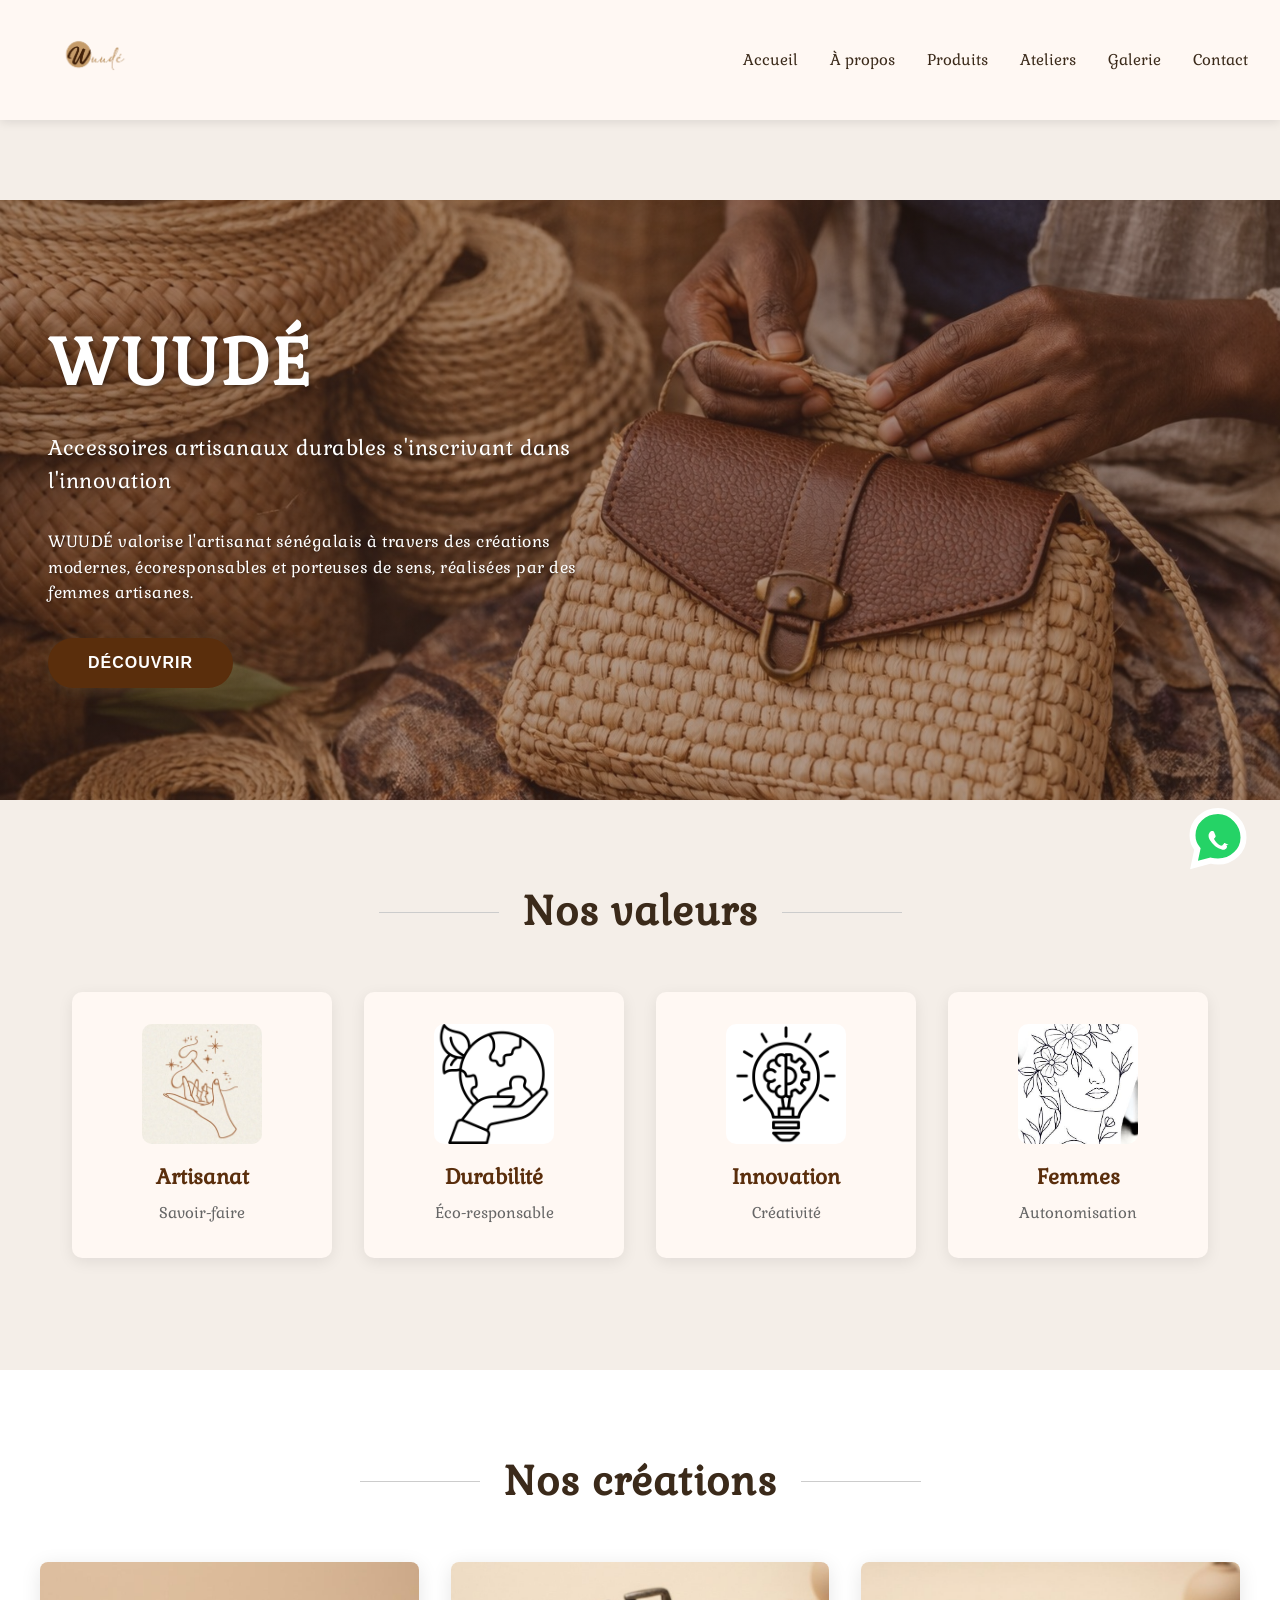
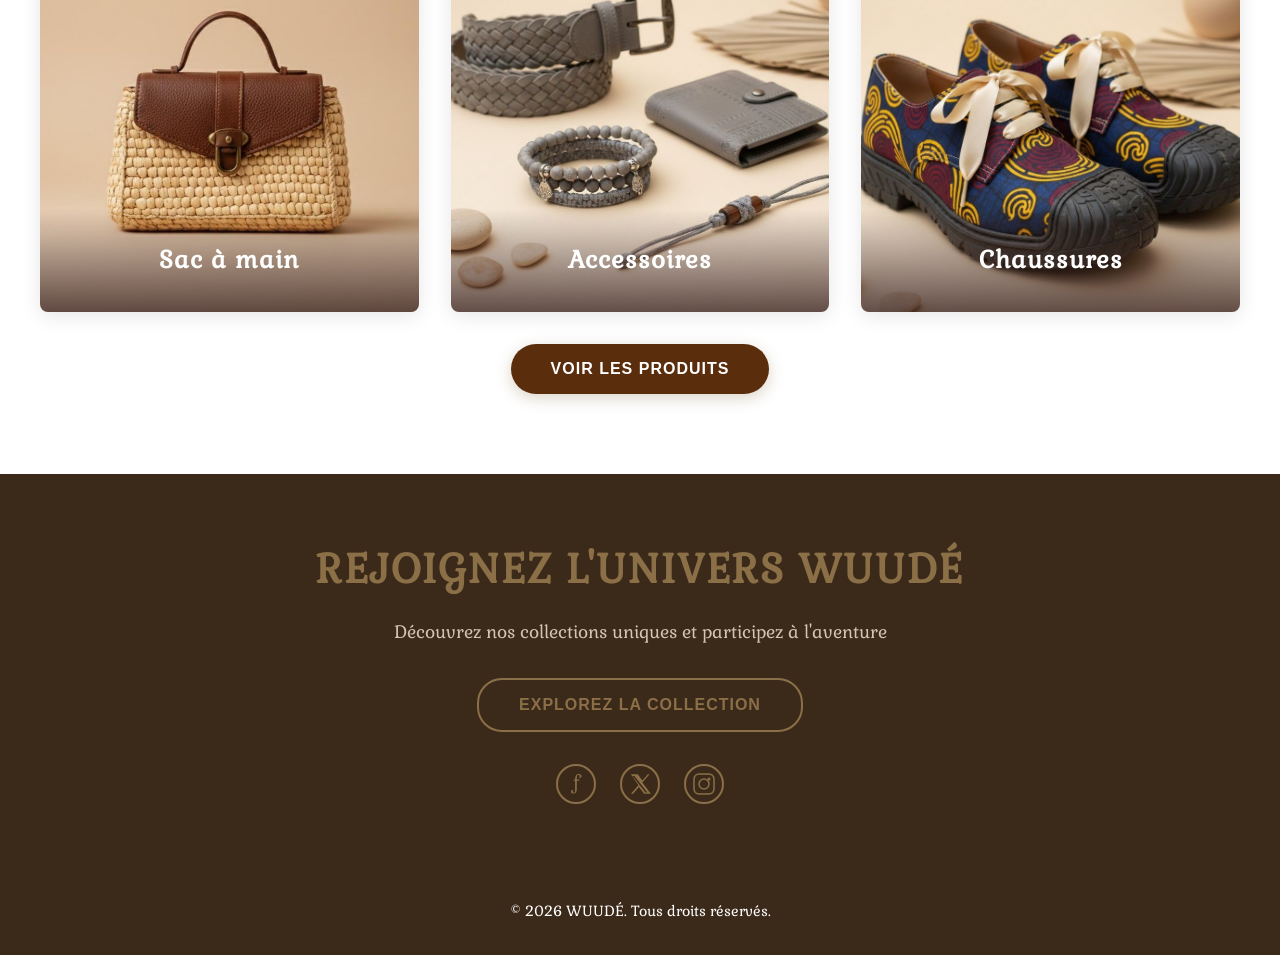
<file: index.html>
<!DOCTYPE html>
<html lang="fr">
<head>
    <meta charset="UTF-8">
    <meta name="viewport" content="width=device-width, initial-scale=1.0">
    <title>WUUDÉ - Accessoires Artisanaux</title>
    <link rel="stylesheet" href="styles.css">
</head>
<body>
    <!-- HEADER FIXE -->
    <header class="header">
        <div class="header-container">
            <div class="logo">
                <img src="images/Logo-Principal.png" alt="WUUDÉ" class="logo-img">
            </div>
            <nav class="nav">
                <ul>
                    <li><a href="#accueil">Accueil</a></li>
                    <li><a href="a-propos.html">À propos</a></li>
                    <li><a href="produits.html">Produits</a></li>
                    <li><a href="ateliers.html">Ateliers</a></li>
                    <li><a href="galerie.html">Galerie</a></li>
                    <li><a href="contact.html">Contact</a></li>
                </ul>
            </nav>
        </div>
    </header>

    <!-- SECTION HERO -->
    <section class="hero" id="accueil">
        <div class="hero-content">
            <h1 class="hero-title animate-text animate-text-delay-1">WUUDÉ</h1>
            <p class="hero-subtitle animate-text animate-text-delay-2">Accessoires artisanaux durables s'inscrivant dans l'innovation</p>
            <p class="hero-description animate-text animate-text-delay-3">WUUDÉ valorise l'artisanat sénégalais à travers des créations modernes, écoresponsables et porteuses de sens, réalisées par des femmes artisanes.</p>

            <a href="a-propos.html"><button class="btn-decouvrir animate-text animate-text-delay-4">Découvrir</button></a>
        </div>
    </section>

    <!-- SECTION NOS VALEURS -->
    <section class="valeurs">
        <h2 class="valeurs-title animate-text animate-text-delay-1">Nos valeurs</h2>
        <div class="valeurs-grid">
            <div class="valeur-card">
                <img src="images/Artisanat.jpg" alt="Artisanat" class="valeur-icon">
                <h3>Artisanat</h3>
                <p>Savoir-faire</p>
            </div>
            <div class="valeur-card">
                <img src="images/Durabilité.jpg" alt="Durabilité" class="valeur-icon">
                <h3>Durabilité</h3>
                <p>Éco-responsable</p>
            </div>
            <div class="valeur-card">
                <img src="images/Innovation.jpg" alt="Innovation" class="valeur-icon">
                <h3>Innovation</h3>
                <p>Créativité</p>
            </div>
            <div class="valeur-card">
                <img src="images/Femme.jpg" alt="Femmes" class="valeur-icon">
                <h3>Femmes</h3>
                <p>Autonomisation</p>
            </div>
        </div>
    </section>

    <!-- SECTION NOS CRÉATIONS -->
    <section class="creations">
        <h2 class="creations-title animate-text animate-text-delay-1">Nos créations</h2>
        <div class="creations-grid">
            <div class="creation-card">
                <img src="images/SACC.jpeg" alt="Sac à main">
                <div class="creation-info">
                    <h3>Sac à main</h3>
                </div>
            </div>
            <div class="creation-card">
                <img src="images/ACCESS.jpeg" alt="Accessoires">
                <div class="creation-info">
                    <h3>Accessoires</h3>
                </div>
            </div>
            <div class="creation-card">
                <img src="images/SHOES.jpeg" alt="Chaussures">
                <div class="creation-info">
                    <h3>Chaussures</h3>
                </div>
            </div>
        </div>
        <a href="produits.html"><button class="btn-produits">Voir les produits</button></a>
    </section>

    <!-- SECTION REJOIGNEZ L'UNIVERS -->
    <section class="rejoignez">
        <h2 class="animate-text animate-text-delay-1">REJOIGNEZ L'UNIVERS WUUDÉ</h2>
        <p class="animate-text animate-text-delay-2">Découvrez nos collections uniques et participez à l'aventure</p>
        <a href="produits.html"><button class="btn-explorer">EXPLOREZ LA COLLECTION</button></a>
        <div class="social-icons">
            <a href="https://www.facebook.com/share/1AqefXep1G/?mibextid=wwXIfr" class="social-icon" title="Facebook">f</a>
            <a href="https://x.com/wuudesenegal?s=21" class="social-icon" title="X"><svg width="24" height="24" viewBox="0 0 24 24" fill="currentColor" xmlns="http://www.w3.org/2000/svg"><path d="M18.244 2.25h3.308l-7.227 8.26 8.502 11.24h-6.657l-5.219-6.817-5.968 6.817H2.882l7.532-8.608L2.88 2.25h6.82l4.714 6.231 5.412-6.231zM17.474 20.451h1.822L6.369 3.886H4.432l13.042 16.565z" fill="currentColor"/></svg></a>
            <a href="https://www.instagram.com/wuude_officiel?igsh=M3B6bzc2b3VyeTdu" class="social-icon" title="Instagram"><svg width="24" height="24" viewBox="0 0 24 24" fill="currentColor" xmlns="http://www.w3.org/2000/svg"><rect x="2" y="2" width="20" height="20" rx="5" ry="5" fill="none" stroke="currentColor" stroke-width="1.5"/><circle cx="12" cy="12" r="5" fill="none" stroke="currentColor" stroke-width="1.5"/><circle cx="17" cy="7" r="1.5" fill="currentColor"/></svg></a>
        </div>
    </section>

    <!-- FOOTER -->
    <footer class="footer">
        <p>&copy; 2026 WUUDÉ. Tous droits réservés.</p>
    </footer>

    <!-- BOUTON WHATSAPP FLOTTANT -->
    <a href="https://wa.me/221770916395?text=Bonjour,%20je%20vous%20contacte%20via%20le%20site%20WUUD%C3%89%20pour%20en%20savoir%20plus%20sur%20vos%20produits%20et%20services%20artisanaux." 
       class="whatsapp-float" 
       target="_blank" 
       rel="noopener noreferrer"
       title="Contactez-nous sur WhatsApp">
        <svg width="64" height="64" viewBox="0 0 64 64" xmlns="http://www.w3.org/2000/svg" aria-label="WhatsApp icon">

            <!-- Bulle WhatsApp avec contour blanc -->
            <path d="M32 5C18 5 6.5 15.8 6.5 29.2c0 5.2 1.8 10 4.9 13.8L8 59l16.5-4.3c2.3.6 4.9.9 7.5.9 14 0 25.5-10.8 25.5-24.2S46 5 32 5z" fill="#25D366" stroke="#ffffff" stroke-width="6"/>

            <!-- Téléphone blanc COMPLET -->
            <path transform="scale(1.15) translate(-4.5, -4.5)" d="M41.5 38.2c-.4-.2-2.6-1.3-3-1.4-.4-.2-.7-.2-1 .3-.3.5-1.2 1.4-1.5 1.7-.3.3-.5.3-1 .1-.5-.2-1.9-.7-3.6-2.3-1.3-1.2-2.2-2.6-2.4-3.1-.3-.5 0-.7.2-.9.2-.2.4-.5.6-.7.2-.3.3-.5.4-.7.1-.3.1-.6 0-.8-.1-.2-1-2.5-1.4-3.4-.4-.9-.8-.8-1.1-.8h-.9c-.3 0-.8.1-1.2.6-.4.5-1.5 1.5-1.5 3.7 0 2.1 1.6 4.2 1.8 4.5.2.3 3 4.6 7.3 6.5 1 .4 1.8.7 2.4.9.8.3 1.5.2 2.1.1.6-.1 1.9-.8 2.2-1.6.3-.7.3-1.4.2-1.6-.1-.2-.4-.3-.9-.5z" fill="#ffffff"/>
        </svg>
    </a>

    <script src="script.js"></script>
</body>
</html>
</file>
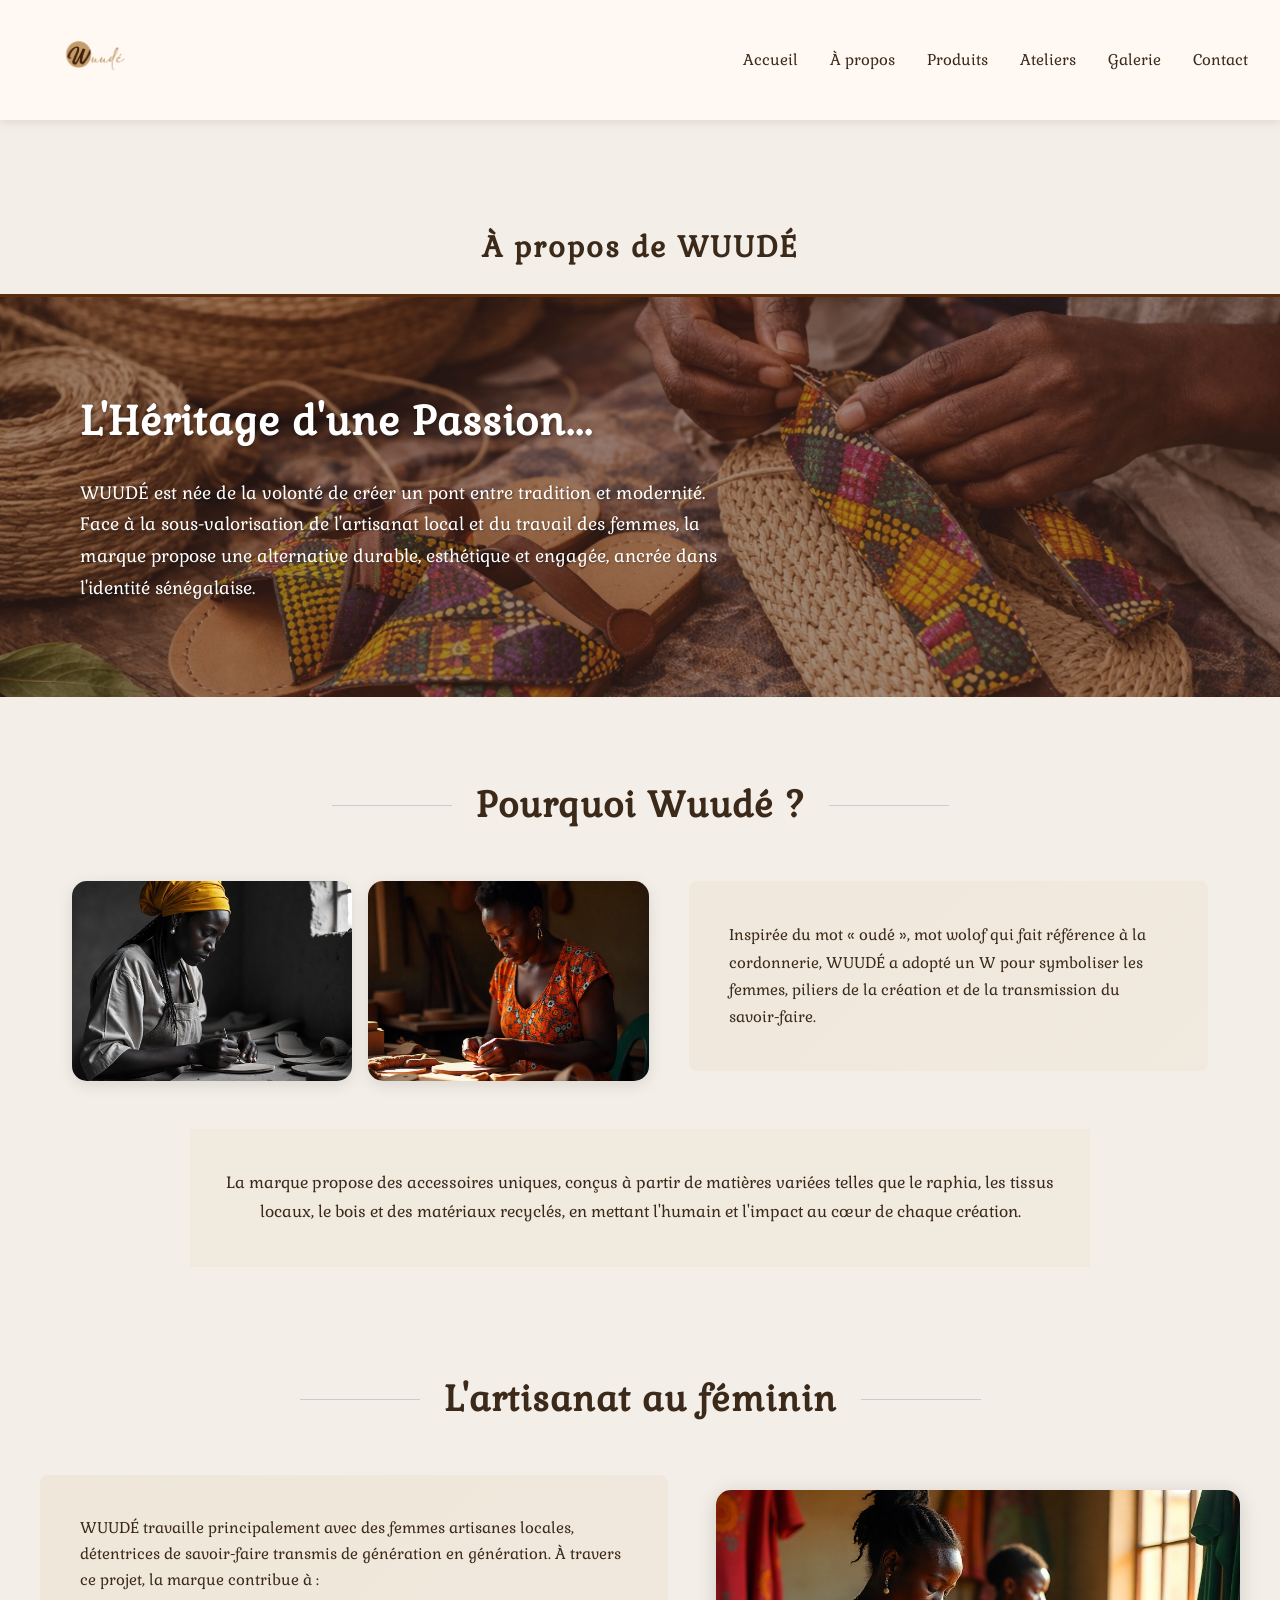
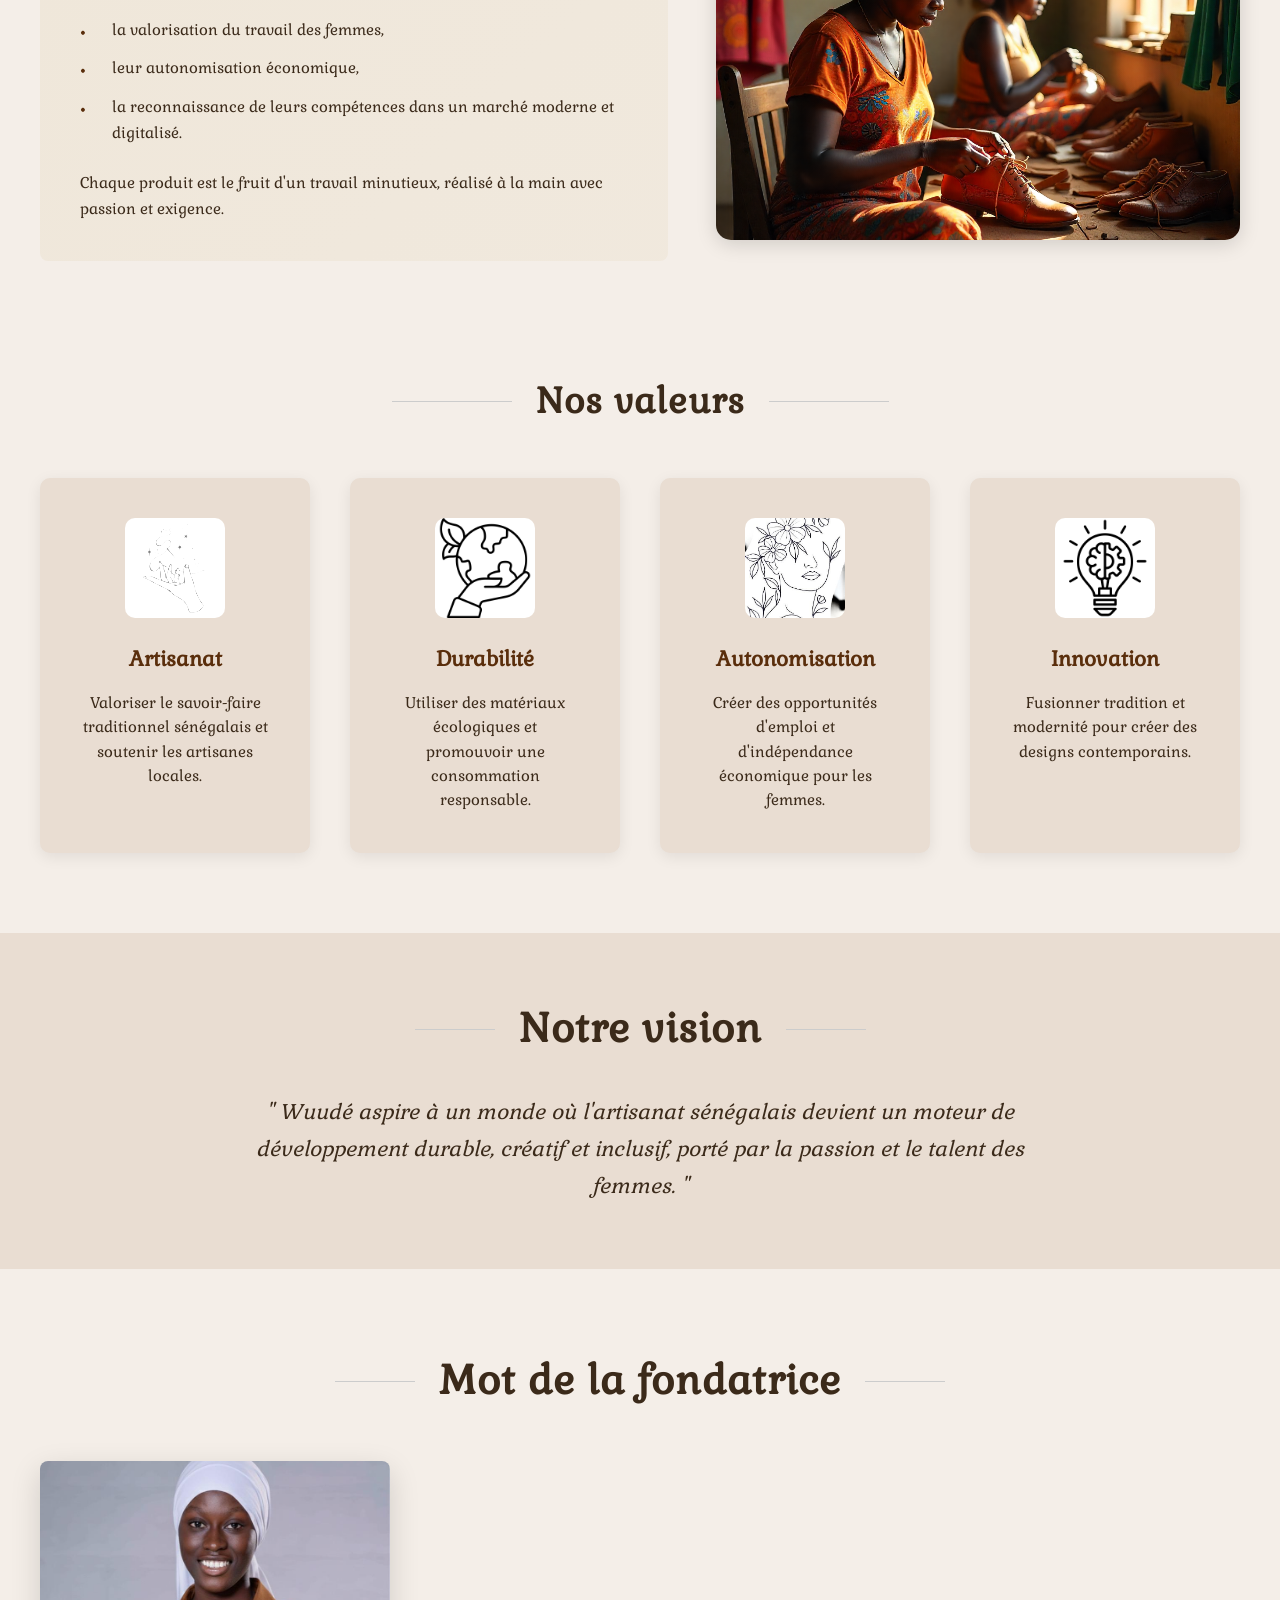
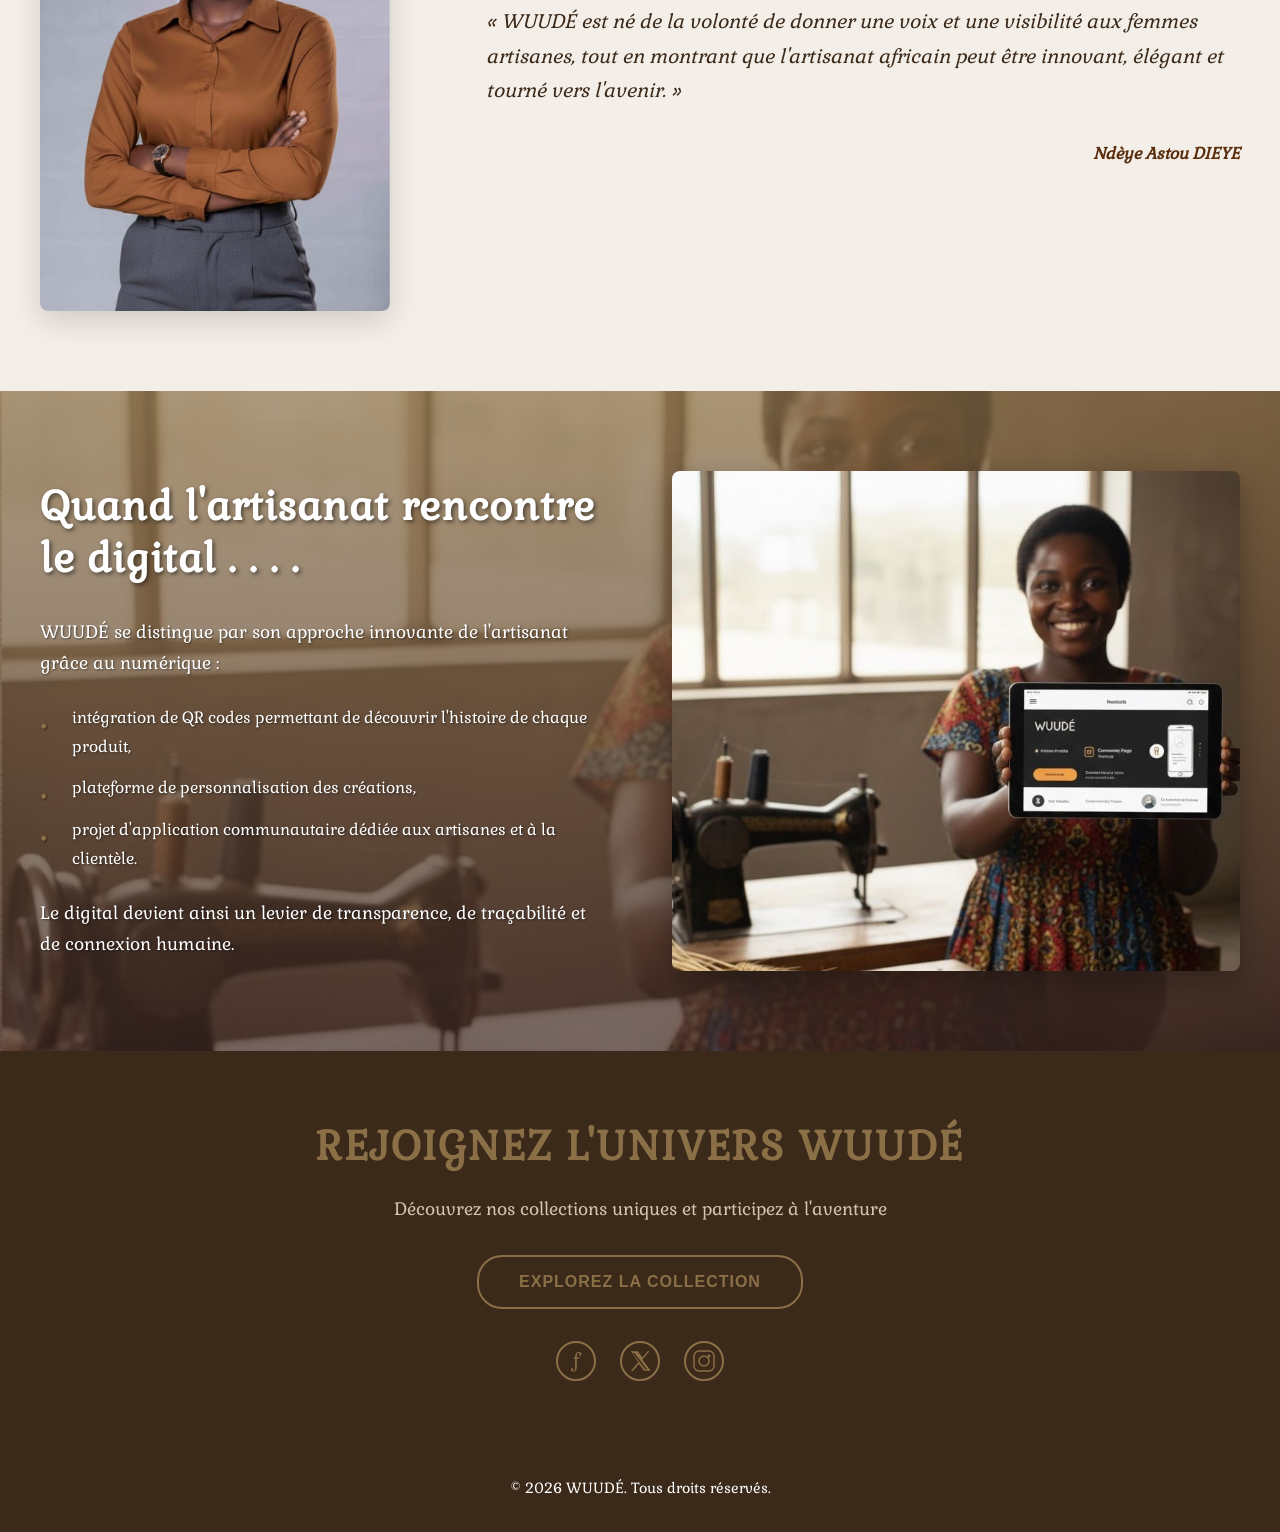
<file: a-propos.html>
<!DOCTYPE html>
<html lang="fr">
<head>
    <meta charset="UTF-8">
    <meta name="viewport" content="width=device-width, initial-scale=1.0">
    <title>À propos - WUUDÉ</title>
    <link rel="stylesheet" href="styles.css">
    <link rel="stylesheet" href="styles-apropos.css">
</head>
<body>
    <!-- HEADER FIXE -->
    <header class="header">
        <div class="header-container">
            <div class="logo">
                <img src="images/Logo-Principal.png" alt="WUUDÉ" class="logo-img">
            </div>
            <nav class="nav">
                <ul>
                    <li><a href="index.html#accueil">Accueil</a></li>
                    <li><a href="a-propos.html">À propos</a></li>
                    <li><a href="produits.html">Produits</a></li>
                    <li><a href="ateliers.html">Ateliers</a></li>
                    <li><a href="galerie.html">Galerie</a></li>
                    <li><a href="contact.html">Contact</a></li>
                </ul>
            </nav>
        </div>
    </header>

    <!-- SECTION PAGE TITLE -->
    <section class="page-title">
        <h1>À propos de WUUDÉ</h1>
    </section>

    <!-- SECTION L'HÉRITAGE -->
    <section class="heritage-section">
        <div class="heritage-content">
            <h2>L'Héritage d'une Passion...</h2>
            <p>WUUDÉ est née de la volonté de créer un pont entre tradition et modernité. Face à la sous-valorisation de l'artisanat local et du travail des femmes, la marque propose une alternative durable, esthétique et engagée, ancrée dans l'identité sénégalaise.</p>
        </div>
    </section>

    <!-- SECTION POURQUOI WUUDÉ -->
    <section class="pourquoi-section">
        <h2 class="pourquoi-title">Pourquoi Wuudé ?</h2>
        
        <div class="pourquoi-container">
            <div class="pourquoi-images">
                <img src="images/propos/IM 2.png" alt="Artisane au travail" class="pourquoi-img">
                <img src="images/propos/IM 3.png" alt="Création artisanale" class="pourquoi-img">
            </div>
            <div class="pourquoi-text">
                <p>Inspirée du mot « oudé », mot wolof qui fait référence à la cordonnerie, WUUDÉ a adopté un W pour symboliser les femmes, piliers de la création et de la transmission du savoir-faire.</p>
            </div>
        </div>

        <div class="materiaux-description">
            <p>La marque propose des accessoires uniques, conçus à partir de matières variées telles que le raphia, les tissus locaux, le bois et des matériaux recyclés, en mettant l'humain et l'impact au cœur de chaque création.</p>
        </div>
    </section>

    <!-- SECTION L'ARTISANAT AU FÉMININ -->
    <section class="artisanat-feminin">
        <h2 class="artisanat-title">L'artisanat au féminin</h2>
        
        <div class="artisanat-container">
            <div class="artisanat-text">
                <p>WUUDÉ travaille principalement avec des femmes artisanes locales, détentrices de savoir-faire transmis de génération en génération. À travers ce projet, la marque contribue à :</p>
                
                <ul class="artisanat-list">
                    <li>la valorisation du travail des femmes,</li>
                    <li>leur autonomisation économique,</li>
                    <li>la reconnaissance de leurs compétences dans un marché moderne et digitalisé.</li>
                </ul>
                
                <p>Chaque produit est le fruit d'un travail minutieux, réalisé à la main avec passion et exigence.</p>
            </div>
            
            <div class="artisanat-image">
                <img src="images/propos/IM 4.png" alt="Femmes artisanes au travail" class="artisanat-img">
            </div>
        </div>
    </section>

    <!-- SECTION VALEURS DÉTAILLÉE -->
    <section class="valeurs-detail">
        <h2 class="valeurs-title">Nos valeurs</h2>
        <div class="valeurs-detail-grid">
            <div class="valeur-detail-card">
                <img src="images/Artisanat.jpg" alt="Artisanat" class="valeur-detail-icon">
                <h3>Artisanat</h3>
                <p>Valoriser le savoir-faire traditionnel sénégalais et soutenir les artisanes locales.</p>
            </div>
            <div class="valeur-detail-card">
                <img src="images/Durabilité.jpg" alt="Durabilité" class="valeur-detail-icon">
                <h3>Durabilité</h3>
                <p>Utiliser des matériaux écologiques et promouvoir une consommation responsable.</p>
            </div>
            <div class="valeur-detail-card">
                <img src="images/Femme.jpg" alt="Femmes" class="valeur-detail-icon">
                <h3>Autonomisation</h3>
                <p>Créer des opportunités d'emploi et d'indépendance économique pour les femmes.</p>
            </div>
            <div class="valeur-detail-card">
                <img src="images/Innovation.jpg" alt="Innovation" class="valeur-detail-icon">
                <h3>Innovation</h3>
                <p>Fusionner tradition et modernité pour créer des designs contemporains.</p>
            </div>
        </div>
    </section>

    <!-- SECTION NOTRE VISION -->
    <section class="vision">
        <div class="vision-container">
            <h2 class="vision-title">Notre vision</h2>
            <p class="vision-quote">" Wuudé aspire à un monde où l'artisanat sénégalais devient un moteur de développement durable, créatif et inclusif, porté par la passion et le talent des femmes. "</p>
        </div>
    </section>

    <!-- SECTION MOT DE LA FONDATRICE -->
    <section class="fondatrice">
        <div class="fondatrice-container">
            <h2 class="fondatrice-title">Mot de la fondatrice</h2>
            <div class="fondatrice-content">
                <div class="fondatrice-image">
                    <img src="images/propos/PDG.jpeg" alt="Ndèye Astou DIEYE - Fondatrice" class="fondatrice-img">
                </div>
                <div class="fondatrice-text">
                    <p class="fondatrice-quote">« WUUDÉ est né de la volonté de donner une voix et une visibilité aux femmes artisanes, tout en montrant que l'artisanat africain peut être innovant, élégant et tourné vers l'avenir. »</p>
                    <p class="fondatrice-name">Ndèye Astou DIEYE</p>
                </div>
            </div>
        </div>
    </section>

    <!-- SECTION DIGITAL -->
    <section class="digital-section">
        <div class="digital-container">
            <div class="digital-text">
                <h2>Quand l'artisanat rencontre le digital . . . .</h2>
                <p class="digital-intro">WUUDÉ se distingue par son approche innovante de l'artisanat grâce au numérique :</p>
                <ul class="digital-list">
                    <li>intégration de QR codes permettant de découvrir l'histoire de chaque produit,</li>
                    <li>plateforme de personnalisation des créations,</li>
                    <li>projet d'application communautaire dédiée aux artisanes et à la clientèle.</li>
                </ul>
                <p class="digital-conclusion">Le digital devient ainsi un levier de transparence, de traçabilité et de connexion humaine.</p>
            </div>
            <div class="digital-image">
                <img src="images/propos/App.jpeg" alt="Application WUUDÉ" class="digital-img">
            </div>
        </div>
    </section>

    <!-- SECTION REJOIGNEZ L'UNIVERS -->
    <section class="rejoignez">
        <h2>REJOIGNEZ L'UNIVERS WUUDÉ</h2>
        <p>Découvrez nos collections uniques et participez à l'aventure</p>
        <a href="produits.html"><button class="btn-explorer">EXPLOREZ LA COLLECTION</button></a>
        <div class="social-icons">
            <a href="https://www.facebook.com/share/1AqefXep1G/?mibextid=wwXIfr" class="social-icon" title="Facebook">f</a>
            <a href="https://x.com/wuudesenegal?s=21" class="social-icon" title="X"><svg width="24" height="24" viewBox="0 0 24 24" fill="currentColor" xmlns="http://www.w3.org/2000/svg"><path d="M18.244 2.25h3.308l-7.227 8.26 8.502 11.24h-6.657l-5.219-6.817-5.968 6.817H2.882l7.532-8.608L2.88 2.25h6.82l4.714 6.231 5.412-6.231zM17.474 20.451h1.822L6.369 3.886H4.432l13.042 16.565z" fill="currentColor"/></svg></a>
            <a href="https://www.instagram.com/wuude_officiel?igsh=M3B6bzc2b3VyeTdu" class="social-icon" title="Instagram"><svg width="24" height="24" viewBox="0 0 24 24" fill="currentColor" xmlns="http://www.w3.org/2000/svg"><rect x="2" y="2" width="20" height="20" rx="5" ry="5" fill="none" stroke="currentColor" stroke-width="1.5"/><circle cx="12" cy="12" r="5" fill="none" stroke="currentColor" stroke-width="1.5"/><circle cx="17" cy="7" r="1.5" fill="currentColor"/></svg></a>
        </div>
    </section>

    <!-- FOOTER -->
    <footer class="footer">
        <p>&copy; 2026 WUUDÉ. Tous droits réservés.</p>
    </footer>

    <script src="script.js"></script>
</body>
</html>
</file>
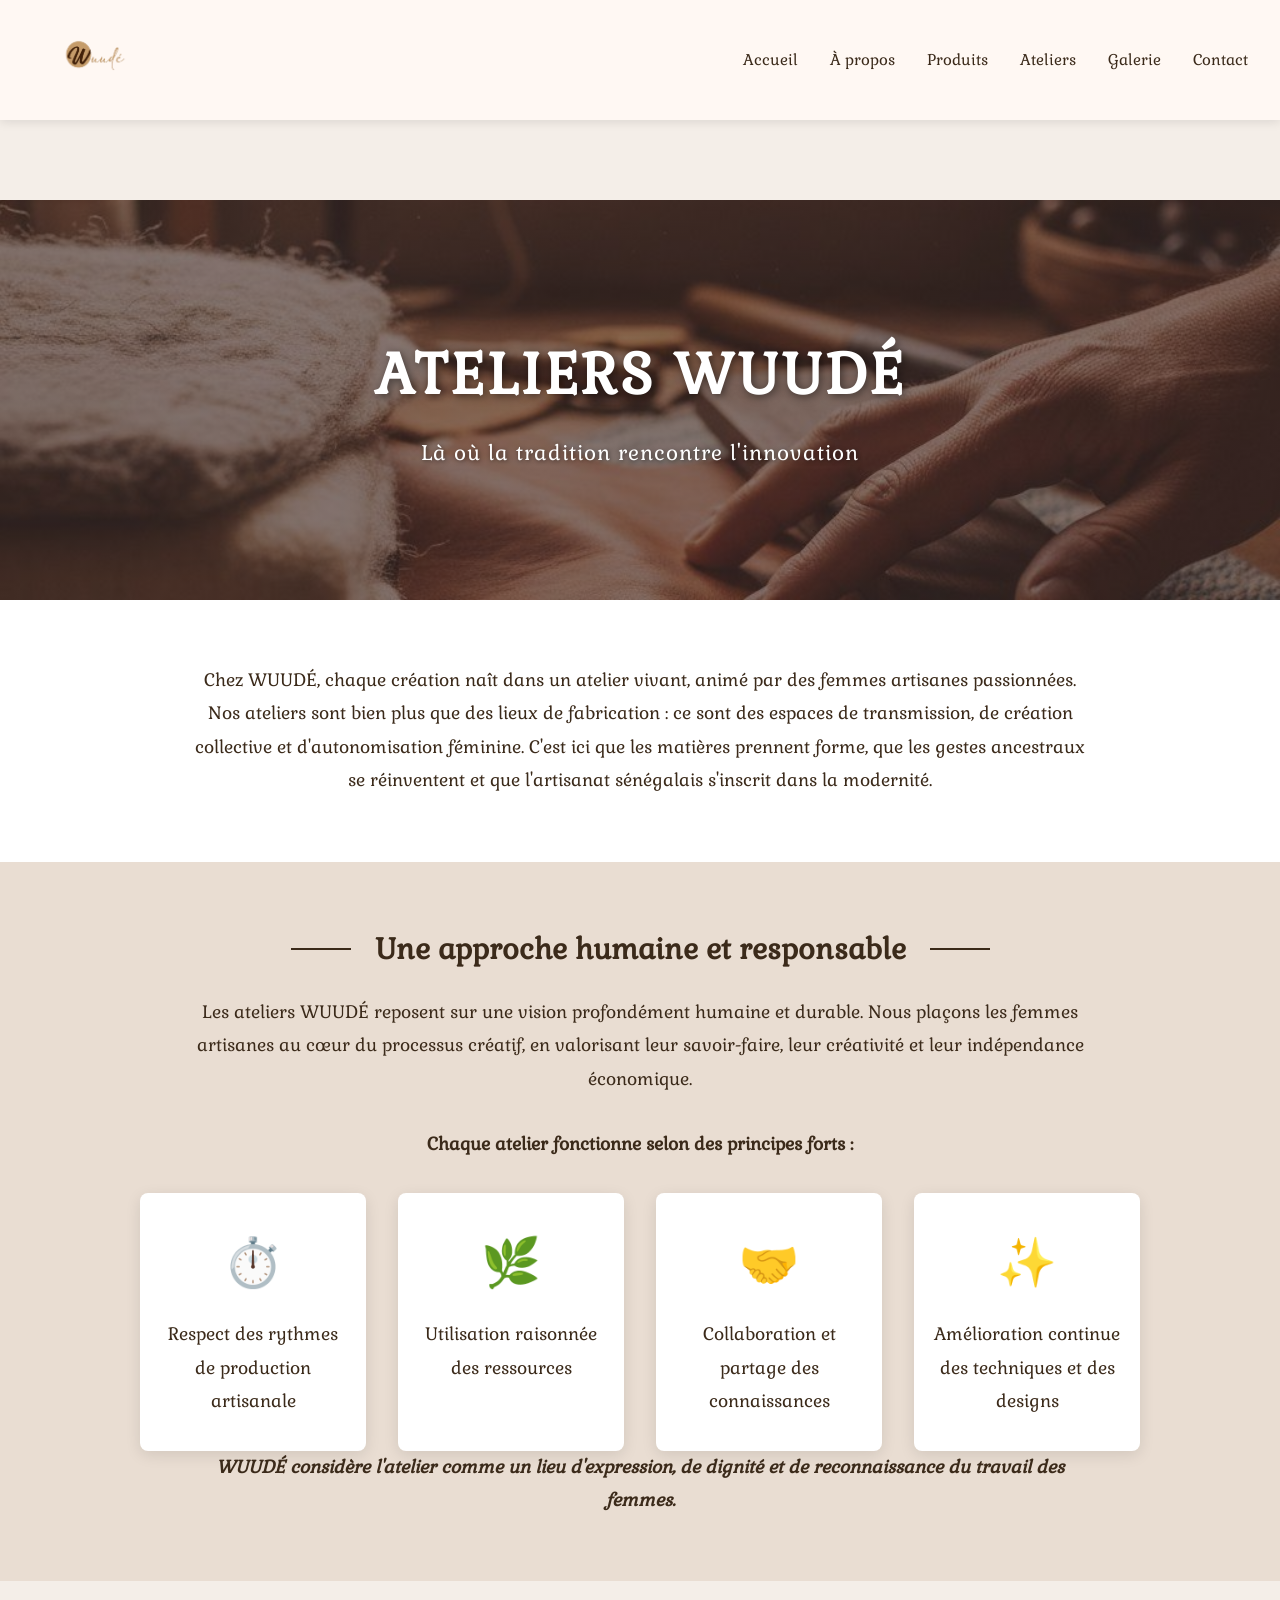
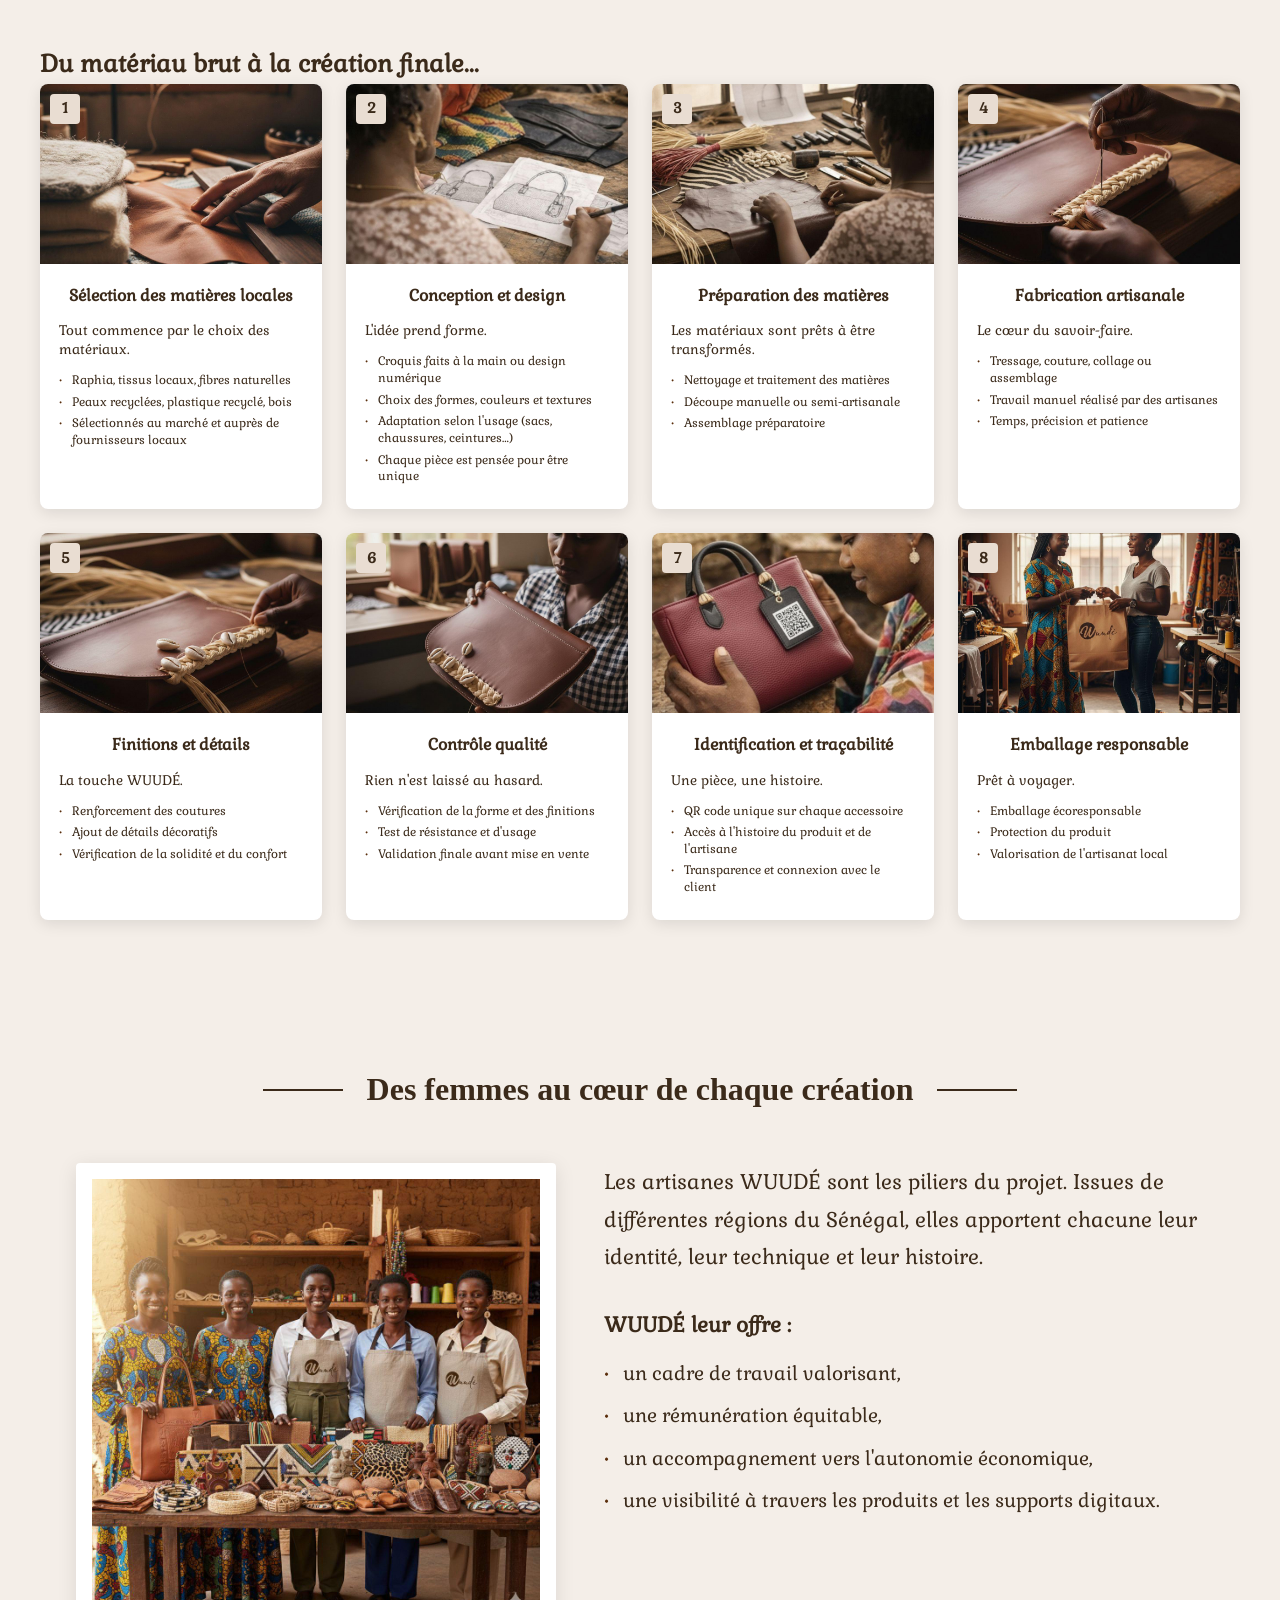
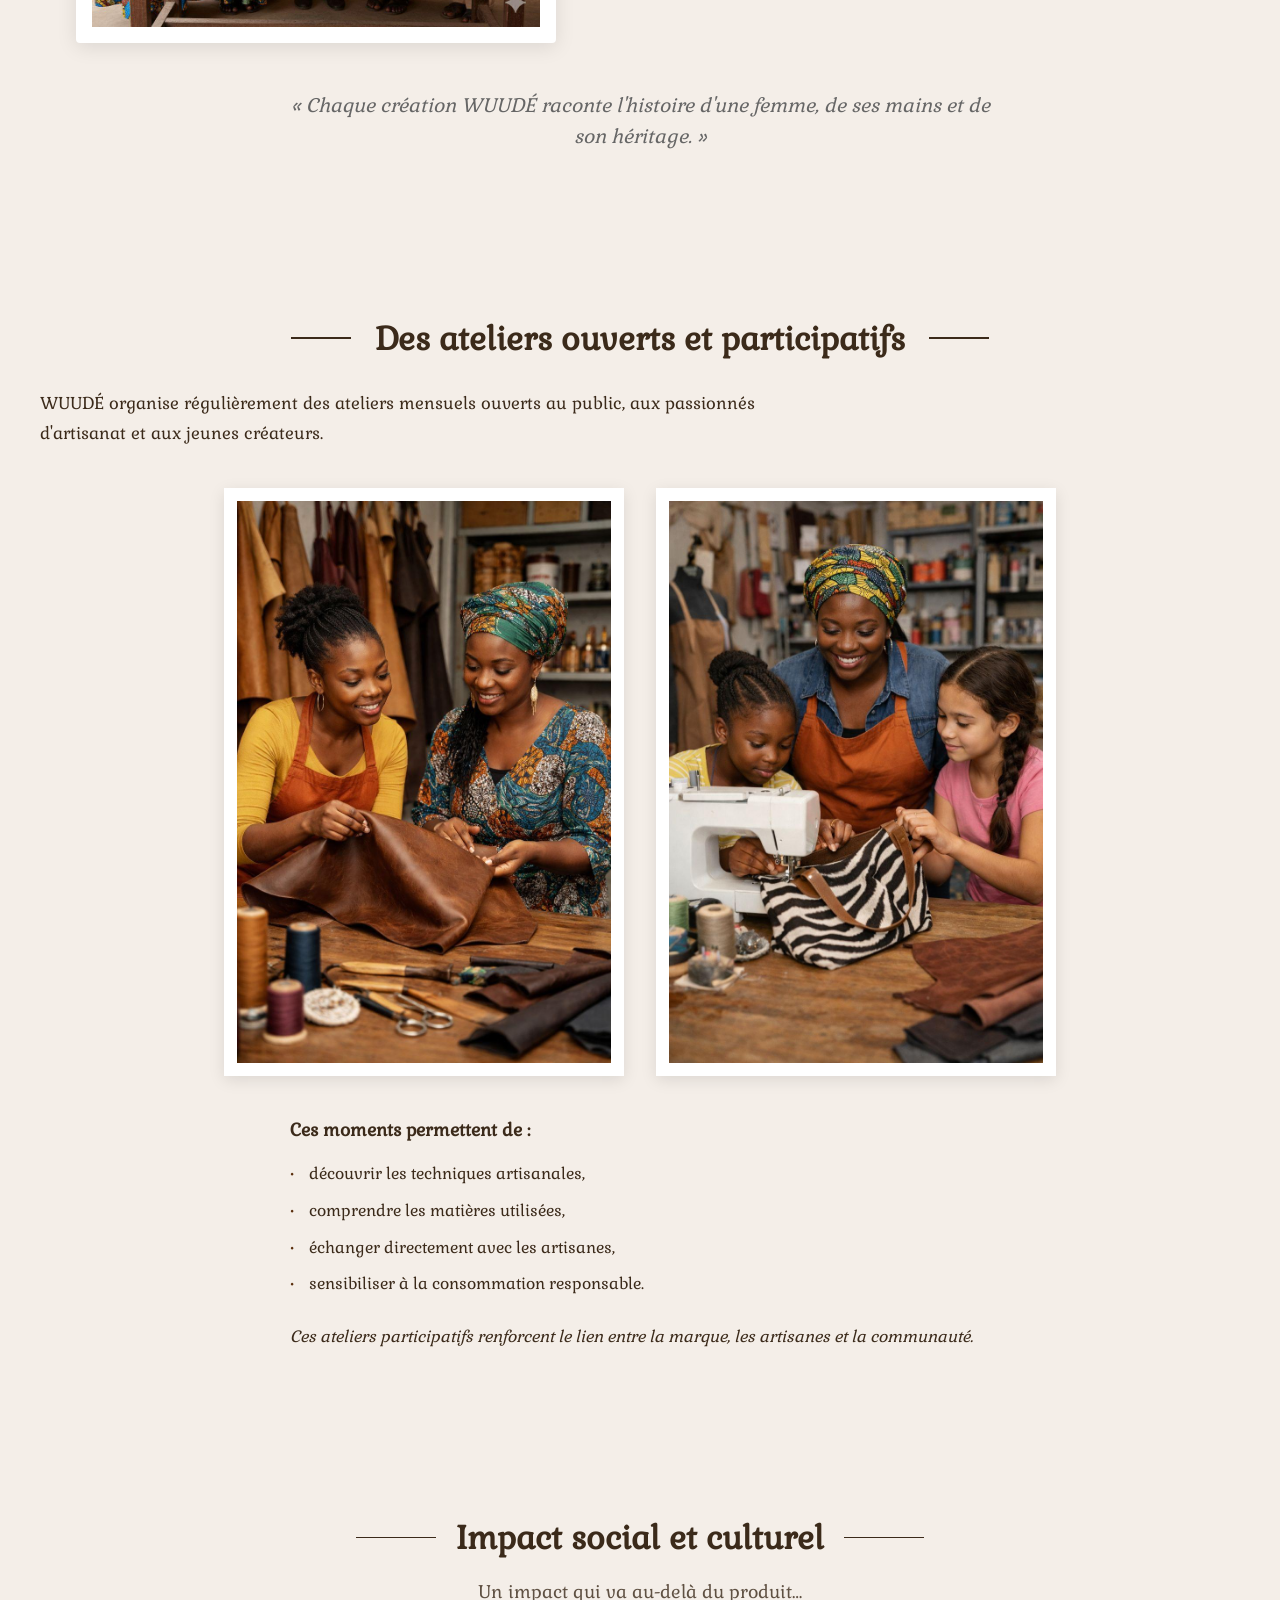
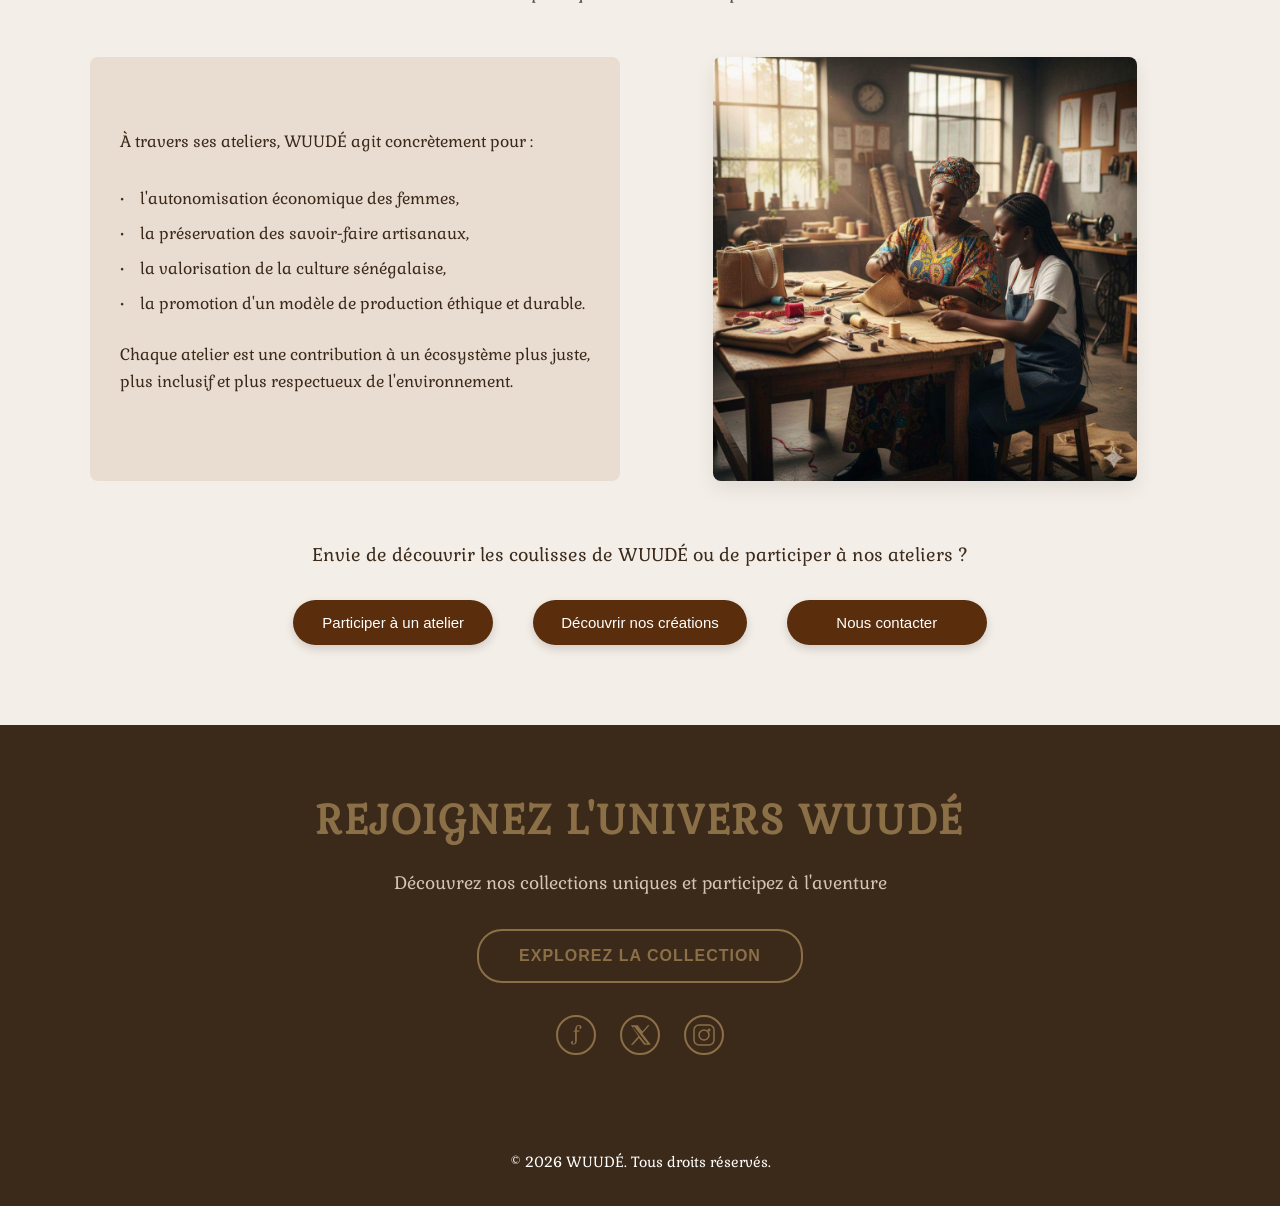
<file: ateliers.html>
<!DOCTYPE html>
<html lang="fr">
<head>
    <meta charset="UTF-8">
    <meta name="viewport" content="width=device-width, initial-scale=1.0">
    <title>WUUDÉ - Ateliers</title>
    <link rel="stylesheet" href="styles.css">
    <link rel="stylesheet" href="styles-ateliers.css">
</head>
<body>
    <!-- HEADER FIXE -->
    <header class="header">
        <div class="header-container">
            <div class="logo">
                <img src="images/Logo-Principal.png" alt="WUUDÉ" class="logo-img">
            </div>
            <nav class="nav">
                <ul>
                    <li><a href="index.html">Accueil</a></li>
                    <li><a href="a-propos.html">À propos</a></li>
                    <li><a href="produits.html">Produits</a></li>
                    <li><a href="ateliers.html">Ateliers</a></li>
                    <li><a href="galerie.html">Galerie</a></li>
                    <li><a href="contact.html">Contact</a></li>
                </ul>
            </nav>
        </div>
    </header>

    <!-- HERO SECTION - ATELIERS -->
    <section class="ateliers-hero">
        <div class="ateliers-hero-content">
            <h1>ATELIERS WUUDÉ</h1>
            <p class="ateliers-subtitle">Là où la tradition rencontre l'innovation</p>
        </div>
    </section>

    <!-- SECTION PRÉSENTATION ATELIERS -->
    <section class="ateliers-presentation">
        <div class="ateliers-container">
            <p>Chez WUUDÉ, chaque création naît dans un atelier vivant, animé par des femmes artisanes passionnées. Nos ateliers sont bien plus que des lieux de fabrication : ce sont des espaces de transmission, de création collective et d'autonomisation féminine. C'est ici que les matières prennent forme, que les gestes ancestraux se réinventent et que l'artisanat sénégalais s'inscrit dans la modernité.</p>
        </div>
    </section>

    <!-- SECTION APPROCHE HUMAINE -->
    <section class="ateliers-presentation ateliers-presentation-alt">
        <div class="ateliers-container">
            <h2 class="ateliers-section-title">Une approche humaine et responsable</h2>
            <p>Les ateliers WUUDÉ reposent sur une vision profondément humaine et durable. Nous plaçons les femmes artisanes au cœur du processus créatif, en valorisant leur savoir-faire, leur créativité et leur indépendance économique.</p>
            <p class="ateliers-principles-intro">Chaque atelier fonctionne selon des principes forts :</p>
            <div class="ateliers-principles-grid">
                <div class="ateliers-principle-card">
                    <div class="ateliers-principle-icon">⏱️</div>
                    <p class="ateliers-principle-text">Respect des rythmes de production artisanale</p>
                </div>
                <div class="ateliers-principle-card">
                    <div class="ateliers-principle-icon">🌿</div>
                    <p class="ateliers-principle-text">Utilisation raisonnée des ressources</p>
                </div>
                <div class="ateliers-principle-card">
                    <div class="ateliers-principle-icon">🤝</div>
                    <p class="ateliers-principle-text">Collaboration et partage des connaissances</p>
                </div>
                <div class="ateliers-principle-card">
                    <div class="ateliers-principle-icon">✨</div>
                    <p class="ateliers-principle-text">Amélioration continue des techniques et des designs</p>
                </div>
            </div>
            
            <p class="ateliers-quote">WUUDÉ considère l'atelier comme un lieu d'expression, de dignité et de reconnaissance du travail des femmes.</p>
        </div>
    </section>

    <!-- SECTION PROCESSUS -->
    <section class="ateliers-processus">
        <div class="ateliers-container">
            <h2 class="ateliers-processus-title">Du matériau brut à la création finale...</h2>
            
            <div class="processus-grid">
                <!-- Carte 1 -->
                <div class="processus-card">
                    <div class="processus-card-number">1</div>
                    <img src="images/Ateliers/IM 1.jpeg" alt="Sélection des matières" class="processus-card-img">
                    <div class="processus-card-content">
                        <h3>Sélection des matières locales</h3>
                        <p>Tout commence par le choix des matériaux.</p>
                        <ul>
                            <li>Raphia, tissus locaux, fibres naturelles</li>
                            <li>Peaux recyclées, plastique recyclé, bois</li>
                            <li>Sélectionnés au marché et auprès de fournisseurs locaux</li>
                        </ul>
                    </div>
                </div>
                
                <!-- Carte 2 -->
                <div class="processus-card">
                    <div class="processus-card-number">2</div>
                    <img src="images/Ateliers/IM 2.jpeg" alt="Conception et design" class="processus-card-img">
                    <div class="processus-card-content">
                        <h3>Conception et design</h3>
                        <p>L'idée prend forme.</p>
                        <ul>
                            <li>Croquis faits à la main ou design numérique</li>
                            <li>Choix des formes, couleurs et textures</li>
                            <li>Adaptation selon l'usage (sacs, chaussures, ceintures…)</li>
                            <li>Chaque pièce est pensée pour être unique</li>
                        </ul>
                    </div>
                </div>
                
                <!-- Carte 3 -->
                <div class="processus-card">
                    <div class="processus-card-number">3</div>
                    <img src="images/Ateliers/IM 3.jpeg" alt="Préparation des matières" class="processus-card-img">
                    <div class="processus-card-content">
                        <h3>Préparation des matières</h3>
                        <p>Les matériaux sont prêts à être transformés.</p>
                        <ul>
                            <li>Nettoyage et traitement des matières</li>
                            <li>Découpe manuelle ou semi-artisanale</li>
                            <li>Assemblage préparatoire</li>
                        </ul>
                    </div>
                </div>
                
                <!-- Carte 4 -->
                <div class="processus-card">
                    <div class="processus-card-number">4</div>
                    <img src="images/Ateliers/IM 4.jpeg" alt="Fabrication artisanale" class="processus-card-img">
                    <div class="processus-card-content">
                        <h3>Fabrication artisanale</h3>
                        <p>Le cœur du savoir-faire.</p>
                        <ul>
                            <li>Tressage, couture, collage ou assemblage</li>
                            <li>Travail manuel réalisé par des artisanes</li>
                            <li>Temps, précision et patience</li>
                        </ul>
                    </div>
                </div>
                
                <!-- Carte 5 -->
                <div class="processus-card">
                    <div class="processus-card-number">5</div>
                    <img src="images/Ateliers/IM 5.jpeg" alt="Finitions et détails" class="processus-card-img">
                    <div class="processus-card-content">
                        <h3>Finitions et détails</h3>
                        <p>La touche WUUDÉ.</p>
                        <ul>
                            <li>Renforcement des coutures</li>
                            <li>Ajout de détails décoratifs</li>
                            <li>Vérification de la solidité et du confort</li>
                        </ul>
                    </div>
                </div>
                
                <!-- Carte 6 -->
                <div class="processus-card">
                    <div class="processus-card-number">6</div>
                    <img src="images/Ateliers/IM 6.jpeg" alt="Contrôle qualité" class="processus-card-img">
                    <div class="processus-card-content">
                        <h3>Contrôle qualité</h3>
                        <p>Rien n'est laissé au hasard.</p>
                        <ul>
                            <li>Vérification de la forme et des finitions</li>
                            <li>Test de résistance et d'usage</li>
                            <li>Validation finale avant mise en vente</li>
                        </ul>
                    </div>
                </div>
                
                <!-- Carte 7 -->
                <div class="processus-card">
                    <div class="processus-card-number">7</div>
                    <img src="images/Ateliers/IM 7.jpeg" alt="Identification et traçabilité" class="processus-card-img">
                    <div class="processus-card-content">
                        <h3>Identification et traçabilité</h3>
                        <p>Une pièce, une histoire.</p>
                        <ul>
                            <li>QR code unique sur chaque accessoire</li>
                            <li>Accès à l'histoire du produit et de l'artisane</li>
                            <li>Transparence et connexion avec le client</li>
                        </ul>
                    </div>
                </div>
                
                <!-- Carte 8 -->
                <div class="processus-card">
                    <div class="processus-card-number">8</div>
                    <img src="images/Ateliers/IM 8.jpeg" alt="Emballage responsable" class="processus-card-img">
                    <div class="processus-card-content">
                        <h3>Emballage responsable</h3>
                        <p>Prêt à voyager.</p>
                        <ul>
                            <li>Emballage écoresponsable</li>
                            <li>Protection du produit</li>
                            <li>Valorisation de l'artisanat local</li>
                        </ul>
                    </div>
                </div>
            </div>
        </div>
    </section>

    <!-- SECTION FEMMES ARTISANES -->
    <section class="ateliers-femmes">
        <div class="ateliers-container">
            <h2 class="ateliers-femmes-title">Des femmes au cœur de chaque création</h2>
            
            <div class="ateliers-femmes-content-row">
                <div class="ateliers-femmes-image">
                    <img src="images/Ateliers/IM 10.jpeg" alt="Femmes artisanes WUUDÉ" class="ateliers-femmes-img">
                </div>
                
                <div class="ateliers-femmes-content">
                    <p>Les artisanes WUUDÉ sont les piliers du projet. Issues de différentes régions du Sénégal, elles apportent chacune leur identité, leur technique et leur histoire.</p>
                    
                    <h3>WUUDÉ leur offre :</h3>
                    
                    <ul class="ateliers-femmes-list">
                        <li>un cadre de travail valorisant,</li>
                        <li>une rémunération équitable,</li>
                        <li>un accompagnement vers l'autonomie économique,</li>
                        <li>une visibilité à travers les produits et les supports digitaux.</li>
                    </ul>
                </div>
            </div>
            
            <blockquote class="ateliers-femmes-quote">
                « Chaque création WUUDÉ raconte l'histoire d'une femme, de ses mains et de son héritage. »
            </blockquote>
        </div>
    </section>

    <!-- SECTION ATELIERS PARTICIPATIFS -->
    <section class="ateliers-participatifs">
        <div class="ateliers-container">
            <h2 class="ateliers-participatifs-title">Des ateliers ouverts et participatifs</h2>
            
            <p class="ateliers-participatifs-intro">WUUDÉ organise régulièrement des ateliers mensuels ouverts au public, aux passionnés d'artisanat et aux jeunes créateurs.</p>
            
            <div class="ateliers-participatifs-images">
                <div class="ateliers-participatifs-img">
                    <img src="images/Ateliers/IM 12.jpeg" alt="Atelier participatif">
                </div>
                <div class="ateliers-participatifs-img">
                    <img src="images/Ateliers/IM 11.jpeg" alt="Atelier participatif">
                </div>
            </div>
            
            <div class="ateliers-participatifs-content">
                <p class="ateliers-participatifs-subtitle">Ces moments permettent de :</p>
                
                <ul class="ateliers-participatifs-list">
                    <li>découvrir les techniques artisanales,</li>
                    <li>comprendre les matières utilisées,</li>
                    <li>échanger directement avec les artisanes,</li>
                    <li>sensibiliser à la consommation responsable.</li>
                </ul>
                
                <p class="ateliers-participatifs-conclusion">Ces ateliers participatifs renforcent le lien entre la marque, les artisanes et la communauté.</p>
            </div>
        </div>
    </section>

    <!-- SECTION IMPACT SOCIAL ET CULTUREL -->
    <section class="impact-social">
        <div class="impact-container">
            <h2 class="impact-title">
                <span class="impact-line"></span>
                Impact social et culturel
                <span class="impact-line"></span>
            </h2>
            <p class="impact-subtitle">Un impact qui va au-delà du produit…</p>
            
            <div class="impact-content">
                <div class="impact-text-card">
                    <p>À travers ses ateliers, WUUDÉ agit concrètement pour :</p>
                    <ul>
                        <li>l'autonomisation économique des femmes,</li>
                        <li>la préservation des savoir-faire artisanaux,</li>
                        <li>la valorisation de la culture sénégalaise,</li>
                        <li>la promotion d'un modèle de production éthique et durable.</li>
                    </ul>
                    <p>Chaque atelier est une contribution à un écosystème plus juste, plus inclusif et plus respectueux de l'environnement.</p>
                </div>
                <div class="impact-image">
                    <img src="images/Ateliers/IM 13.jpeg" alt="Impact social et culturel">
                </div>
            </div>
            
            <p class="impact-cta-text">Envie de découvrir les coulisses de WUUDÉ ou de participer à nos ateliers ?</p>
            
            <div class="impact-buttons">
                <a href="contact.html"><button class="impact-btn">Participer à un atelier</button></a>
                <a href="produits.html"><button class="impact-btn">Découvrir nos créations</button></a>
                <a href="contact.html"><button class="impact-btn impact-btn-contact">Nous contacter</button></a>
            </div>
        </div>
    </section>

    <!-- SECTION REJOIGNEZ L'UNIVERS -->
    <section class="rejoignez">
        <h2>REJOIGNEZ L'UNIVERS WUUDÉ</h2>
        <p>Découvrez nos collections uniques et participez à l'aventure</p>
        <a href="produits.html"><button class="btn-explorer">EXPLOREZ LA COLLECTION</button></a>
        <div class="social-icons">
            <a href="https://www.facebook.com/share/1AqefXep1G/?mibextid=wwXIfr" class="social-icon" title="Facebook">f</a>
            <a href="https://x.com/wuudesenegal?s=21" class="social-icon" title="X">
                <svg width="24" height="24" viewBox="0 0 24 24" fill="currentColor" xmlns="http://www.w3.org/2000/svg">
                    <path d="M18.244 2.25h3.308l-7.227 8.26 8.502 11.24h-6.657l-5.219-6.817-5.968 6.817H2.882l7.532-8.608L2.88 2.25h6.82l4.714 6.231 5.412-6.231zM17.474 20.451h1.822L6.369 3.886H4.432l13.042 16.565z" fill="currentColor"/>
                </svg>
            </a>
            <a href="https://www.instagram.com/wuude_officiel?igsh=M3B6bzc2b3VyeTdu" class="social-icon" title="Instagram">
                <svg width="24" height="24" viewBox="0 0 24 24" fill="currentColor" xmlns="http://www.w3.org/2000/svg">
                    <rect x="2" y="2" width="20" height="20" rx="5" ry="5" fill="none" stroke="currentColor" stroke-width="1.5"/>
                    <circle cx="12" cy="12" r="5" fill="none" stroke="currentColor" stroke-width="1.5"/>
                    <circle cx="17" cy="7" r="1.5" fill="currentColor"/>
                </svg>
            </a>
        </div>
    </section>

    <!-- FOOTER -->
    <footer class="footer">
        <p>&copy; 2026 WUUDÉ. Tous droits réservés.</p>
    </footer>
</body>
</html>
</file>
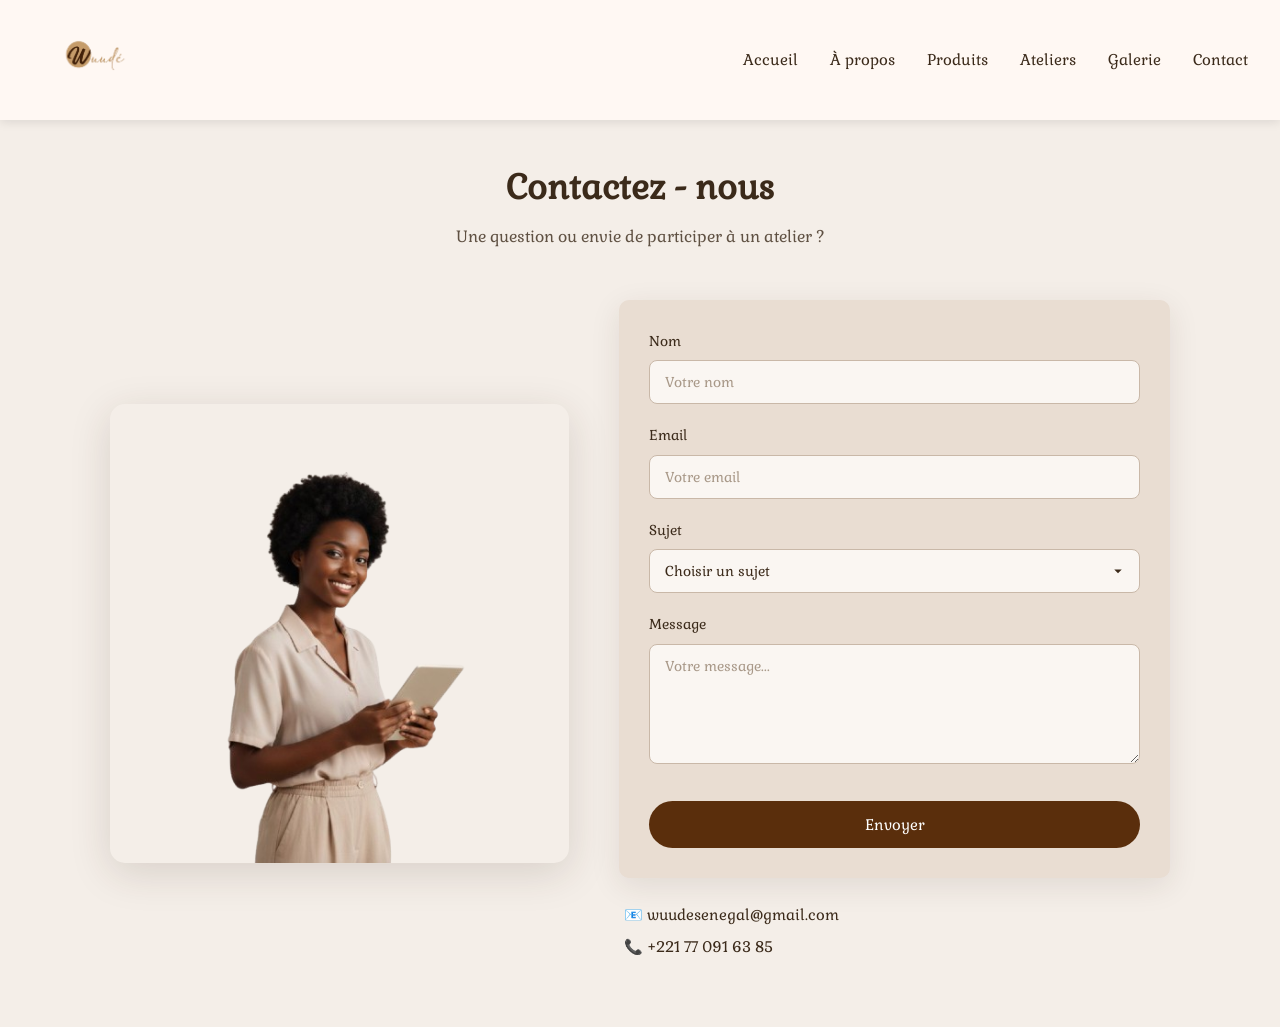
<file: contact.html>
<!DOCTYPE html>
<html lang="fr">
<head>
    <meta charset="UTF-8">
    <meta name="viewport" content="width=device-width, initial-scale=1.0">
    <title>Contactez-nous - Wuude</title>
    <link rel="preconnect" href="https://fonts.googleapis.com">
    <link rel="preconnect" href="https://fonts.gstatic.com" crossorigin>
    <link href="https://fonts.googleapis.com/css2?family=Gabriela&display=swap" rel="stylesheet">
    <link rel="stylesheet" href="styles.css">
    <link rel="stylesheet" href="styles-contact.css">
</head>
<body>
    <!-- Header -->
    <header class="header">
        <div class="header-container">
            <div class="logo">
                <img src="images/Logo-Principal.png" alt="WUUDÉ" class="logo-img">
            </div>
            <nav class="nav">
                <ul>
                    <li><a href="index.html">Accueil</a></li>
                    <li><a href="a-propos.html">À propos</a></li>
                    <li><a href="produits.html">Produits</a></li>
                    <li><a href="ateliers.html">Ateliers</a></li>
                    <li><a href="galerie.html">Galerie</a></li>
                    <li><a href="contact.html" class="active">Contact</a></li>
                </ul>
            </nav>
        </div>
    </header>

    <!-- Page Title -->
    <section class="contact-title">
        <h1>Contactez - nous</h1>
        <p>Une question ou envie de participer à un atelier ?</p>
    </section>

    <!-- Main Content -->
    <main class="contact-container">
        <div class="contact-grid">
            <!-- Left Column - Image -->
            <div class="contact-image">
                <img src="images/Contact/Meuf.png" alt="Portrait artisanal Wuude">
            </div>

            <!-- Right Column - Form -->
            <div class="contact-form-wrapper">
                <form class="contact-form">
                    <div class="form-group">
                        <label for="nom">Nom</label>
                        <input type="text" id="nom" name="nom" placeholder="Votre nom" required>
                    </div>

                    <div class="form-group">
                        <label for="email">Email</label>
                        <input type="email" id="email" name="email" placeholder="Votre email" required>
                    </div>

                    <div class="form-group">
                        <label for="sujet">Sujet</label>
                        <select id="sujet" name="sujet" required>
                            <option value="" disabled selected>Choisir un sujet</option>
                            <option value="question">Question générale</option>
                            <option value="atelier">Participer à un atelier</option>
                            <option value="commande">Passer une commande</option>
                            <option value="partenariat">Partenariat</option>
                            <option value="autre">Autre</option>
                        </select>
                    </div>

                    <div class="form-group">
                        <label for="message">Message</label>
                        <textarea id="message" name="message" rows="5" placeholder="Votre message..." required></textarea>
                    </div>

                    <button type="submit" class="submit-btn">Envoyer</button>
                </form>

                <!-- Contact Info -->
                <div class="contact-info">
                    <p>📧 wuudesenegal@gmail.com</p>
                    <p>📞 +221 77 091 63 85</p>
                </div>
            </div>
        </div>
    </main>
</body>
</html>
</file>
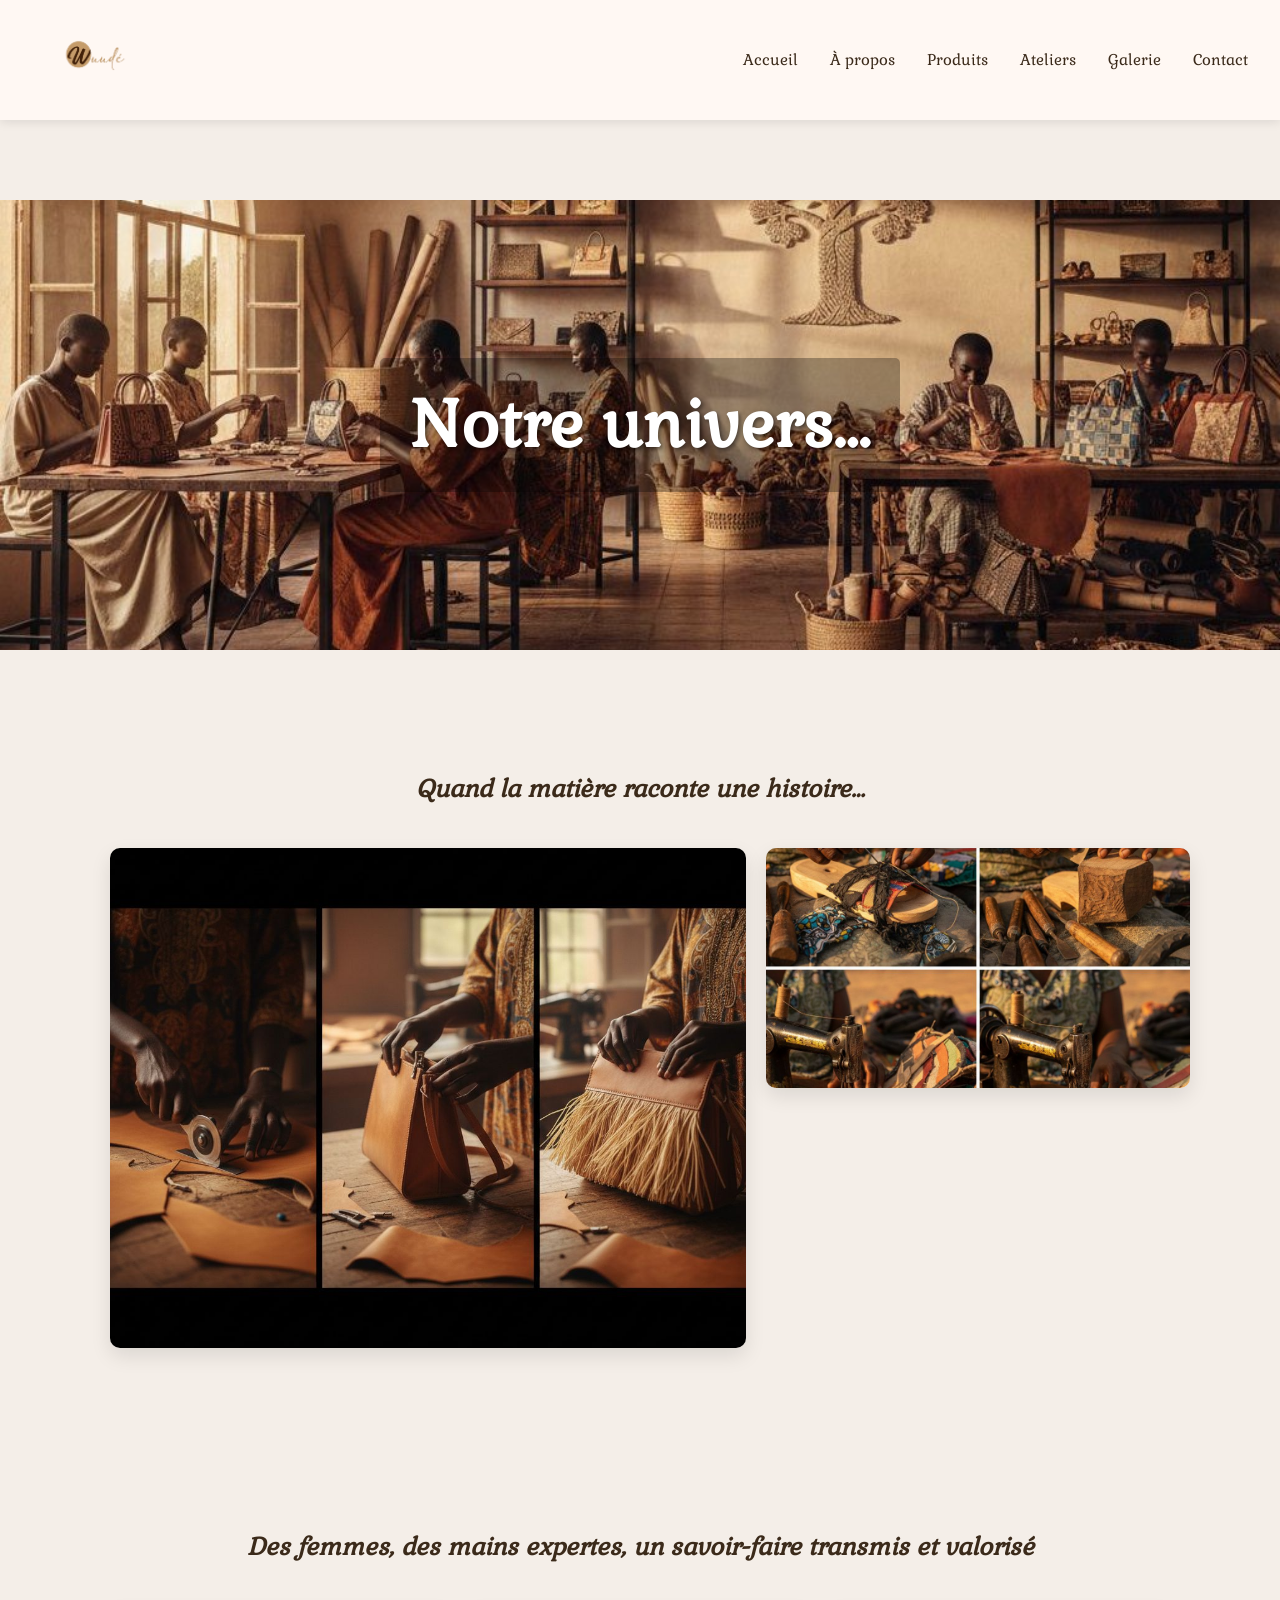
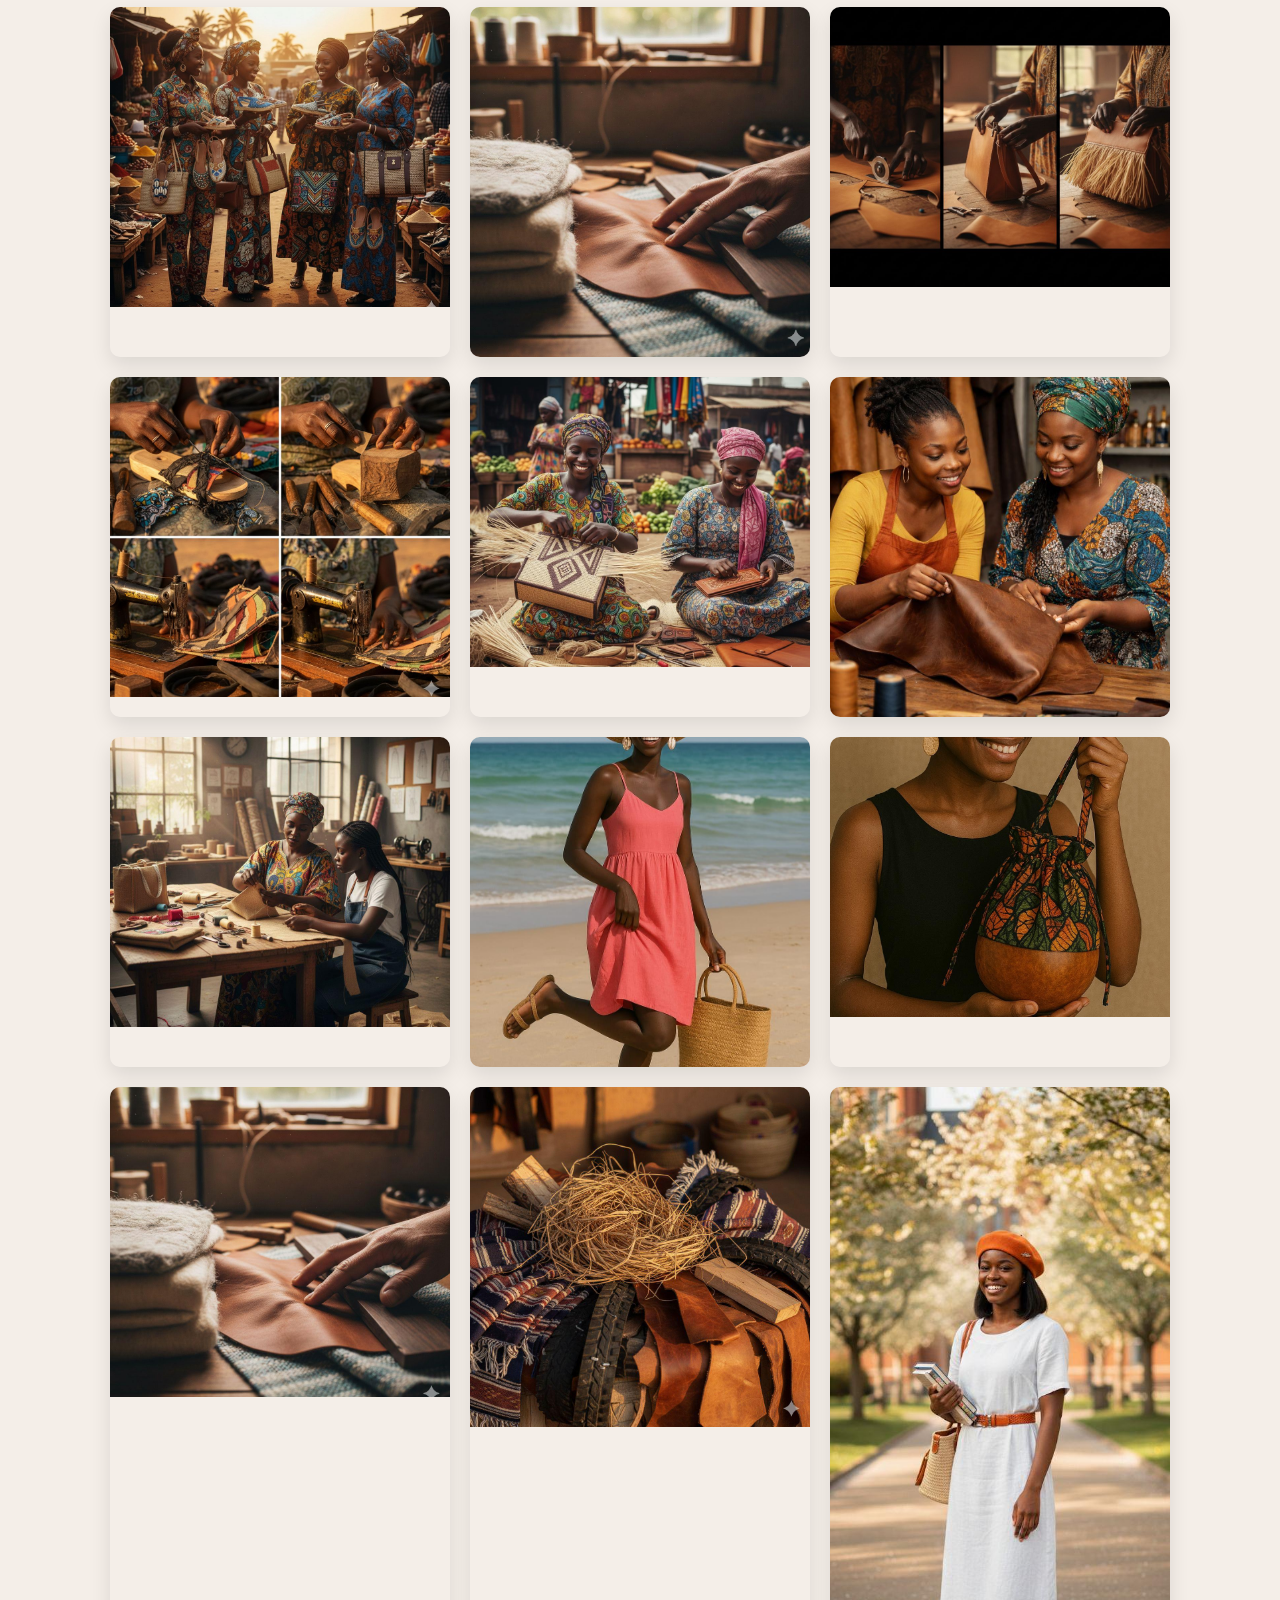
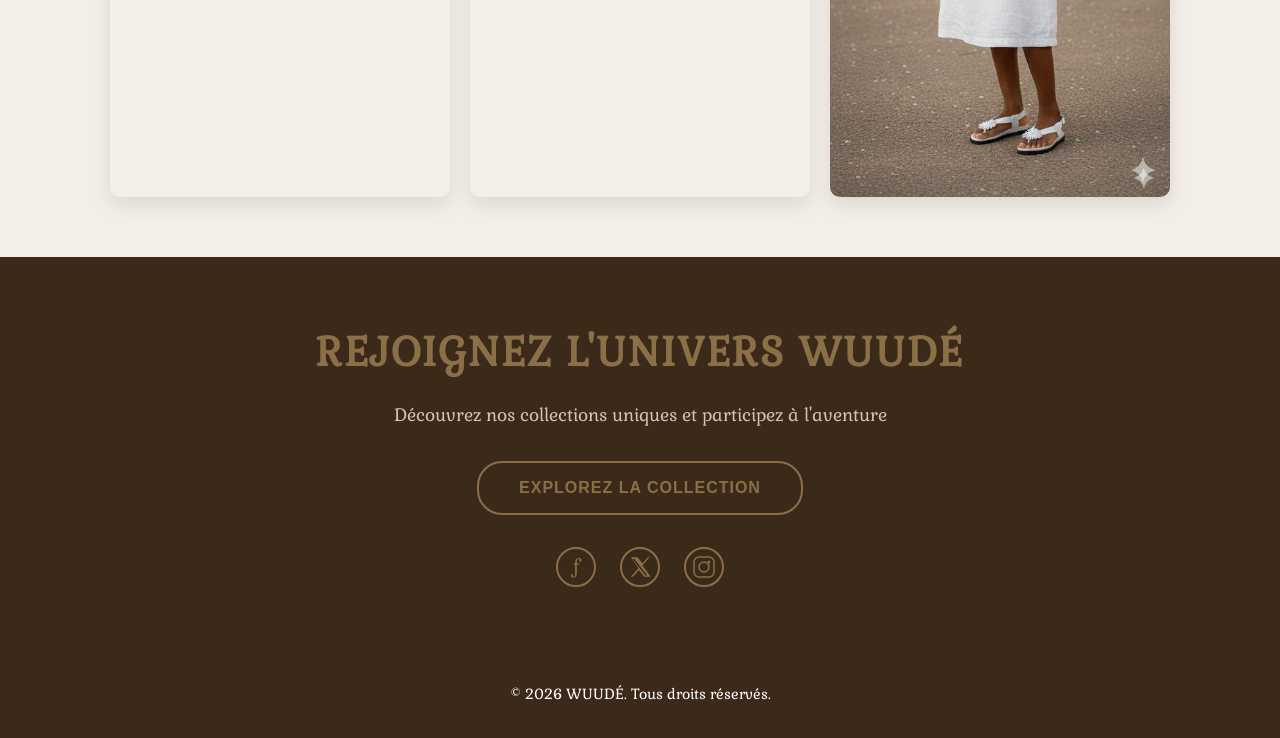
<file: galerie.html>
<!DOCTYPE html>
<html lang="fr">
<head>
    <meta charset="UTF-8">
    <meta name="viewport" content="width=device-width, initial-scale=1.0">
    <title>WUUDÉ - Galerie</title>
    <link rel="stylesheet" href="styles.css">
    <link rel="stylesheet" href="styles-galerie.css">
</head>
<body>
    <!-- HEADER FIXE -->
    <header class="header">
        <div class="header-container">
            <div class="logo">
                <img src="images/Logo-Principal.png" alt="WUUDÉ" class="logo-img">
            </div>
            <nav class="nav">
                <ul>
                    <li><a href="index.html">Accueil</a></li>
                    <li><a href="a-propos.html">À propos</a></li>
                    <li><a href="produits.html">Produits</a></li>
                    <li><a href="ateliers.html">Ateliers</a></li>
                    <li><a href="galerie.html">Galerie</a></li>
                    <li><a href="contact.html">Contact</a></li>
                </ul>
            </nav>
        </div>
    </header>

    <!-- HERO SECTION -->
    <section class="galerie-hero">
        <img src="images/Galerie/Gal.jpeg" alt="Galerie WUUDÉ" class="galerie-hero-img">
        <div class="galerie-hero-text">
            <h1>Notre univers…</h1>
        </div>
    </section>

    <!-- SECTION ÉDITORIALE 1 -->
    <section class="galerie-editorial">
        <div class="galerie-container">
            <h2 class="galerie-title">Quand la matière raconte une histoire…</h2>
            
            <div class="galerie-grid-mixed">
                <div class="galerie-large">
                    <img src="images/Galerie/WhatsApp Image 2026-01-25 at 22.04.14.jpeg" alt="Artisanat WUUDÉ">
                </div>
                <div class="galerie-small">
                    <img src="images/Galerie/WhatsApp Image 2026-01-25 at 22.06.27.jpeg" alt="Artisanat WUUDÉ">
                </div>
            </div>
        </div>
    </section>

    <!-- SECTION ÉDITORIALE 2 -->
    <section class="galerie-editorial">
        <div class="galerie-container">
            <h2 class="galerie-title">Des femmes, des mains expertes, un savoir-faire transmis et valorisé</h2>
            
            <div class="galerie-grid-three">
                <div class="galerie-item">
                    <img src="images/Galerie/Fem.jpeg" alt="Galerie WUUDÉ">
                </div>
                <div class="galerie-item">
                    <img src="images/Galerie/main.jpeg" alt="Galerie WUUDÉ">
                </div>
                <div class="galerie-item">
                    <img src="images/Galerie/WhatsApp Image 2026-01-25 at 22.04.14.jpeg" alt="Galerie WUUDÉ">
                </div>
                <div class="galerie-item">
                    <img src="images/Galerie/WhatsApp Image 2026-01-25 at 22.06.27.jpeg" alt="Galerie WUUDÉ">
                </div>
                <div class="galerie-item">
                    <img src="images/Galerie/WhatsApp Image 2026-02-02 at 22.50.39.jpeg" alt="Galerie WUUDÉ">
                </div>
                <div class="galerie-item">
                    <img src="images/Galerie/WhatsApp Image 2026-02-14 at 17.10.46.jpeg" alt="Galerie WUUDÉ">
                </div>
                <div class="galerie-item">
                    <img src="images/Galerie/WhatsApp Image 2026-02-14 at 17.10.46 (1).jpeg" alt="Galerie WUUDÉ">
                </div>
                <div class="galerie-item">
                    <img src="images/Galerie/WhatsApp Image 2026-02-14 at 17.14.17.jpeg" alt="Galerie WUUDÉ">
                </div>
                <div class="galerie-item">
                    <img src="images/Galerie/WhatsApp Image 2026-02-14 at 17.14.17 (1).jpeg" alt="Galerie WUUDÉ">
                </div>
                <div class="galerie-item">
                    <img src="images/Galerie/WhatsApp Image 2026-02-14 at 17.14.17 (2).jpeg" alt="Galerie WUUDÉ">
                </div>
                <div class="galerie-item">
                    <img src="images/Galerie/WhatsApp Image 2026-02-14 at 17.14.18.jpeg" alt="Galerie WUUDÉ">
                </div>
                <div class="galerie-item">
                    <img src="images/Galerie/WhatsApp Image 2026-02-14 at 17.14.18 (1).jpeg" alt="Galerie WUUDÉ">
                </div>
            </div>
        </div>
    </section>

    <!-- SECTION REJOIGNEZ L'UNIVERS -->
    <section class="rejoignez">
        <h2>REJOIGNEZ L'UNIVERS WUUDÉ</h2>
        <p>Découvrez nos collections uniques et participez à l'aventure</p>
        <a href="produits.html"><button class="btn-explorer">EXPLOREZ LA COLLECTION</button></a>
        <div class="social-icons">
            <a href="https://www.facebook.com/share/1AqefXep1G/?mibextid=wwXIfr" class="social-icon" title="Facebook">f</a>
            <a href="https://x.com/wuudesenegal?s=21" class="social-icon" title="X">
                <svg width="24" height="24" viewBox="0 0 24 24" fill="currentColor" xmlns="http://www.w3.org/2000/svg">
                    <path d="M18.244 2.25h3.308l-7.227 8.26 8.502 11.24h-6.657l-5.219-6.817-5.968 6.817H2.882l7.532-8.608L2.88 2.25h6.82l4.714 6.231 5.412-6.231zM17.474 20.451h1.822L6.369 3.886H4.432l13.042 16.565z" fill="currentColor"/>
                </svg>
            </a>
            <a href="https://www.instagram.com/wuude_officiel?igsh=M3B6bzc2b3VyeTdu" class="social-icon" title="Instagram">
                <svg width="24" height="24" viewBox="0 0 24 24" fill="currentColor" xmlns="http://www.w3.org/2000/svg">
                    <rect x="2" y="2" width="20" height="20" rx="5" ry="5" fill="none" stroke="currentColor" stroke-width="1.5"/>
                    <circle cx="12" cy="12" r="5" fill="none" stroke="currentColor" stroke-width="1.5"/>
                    <circle cx="17" cy="7" r="1.5" fill="currentColor"/>
                </svg>
            </a>
        </div>
    </section>

    <!-- FOOTER -->
    <footer class="footer">
        <p>&copy; 2026 WUUDÉ. Tous droits réservés.</p>
    </footer>
</body>
</html>
</file>
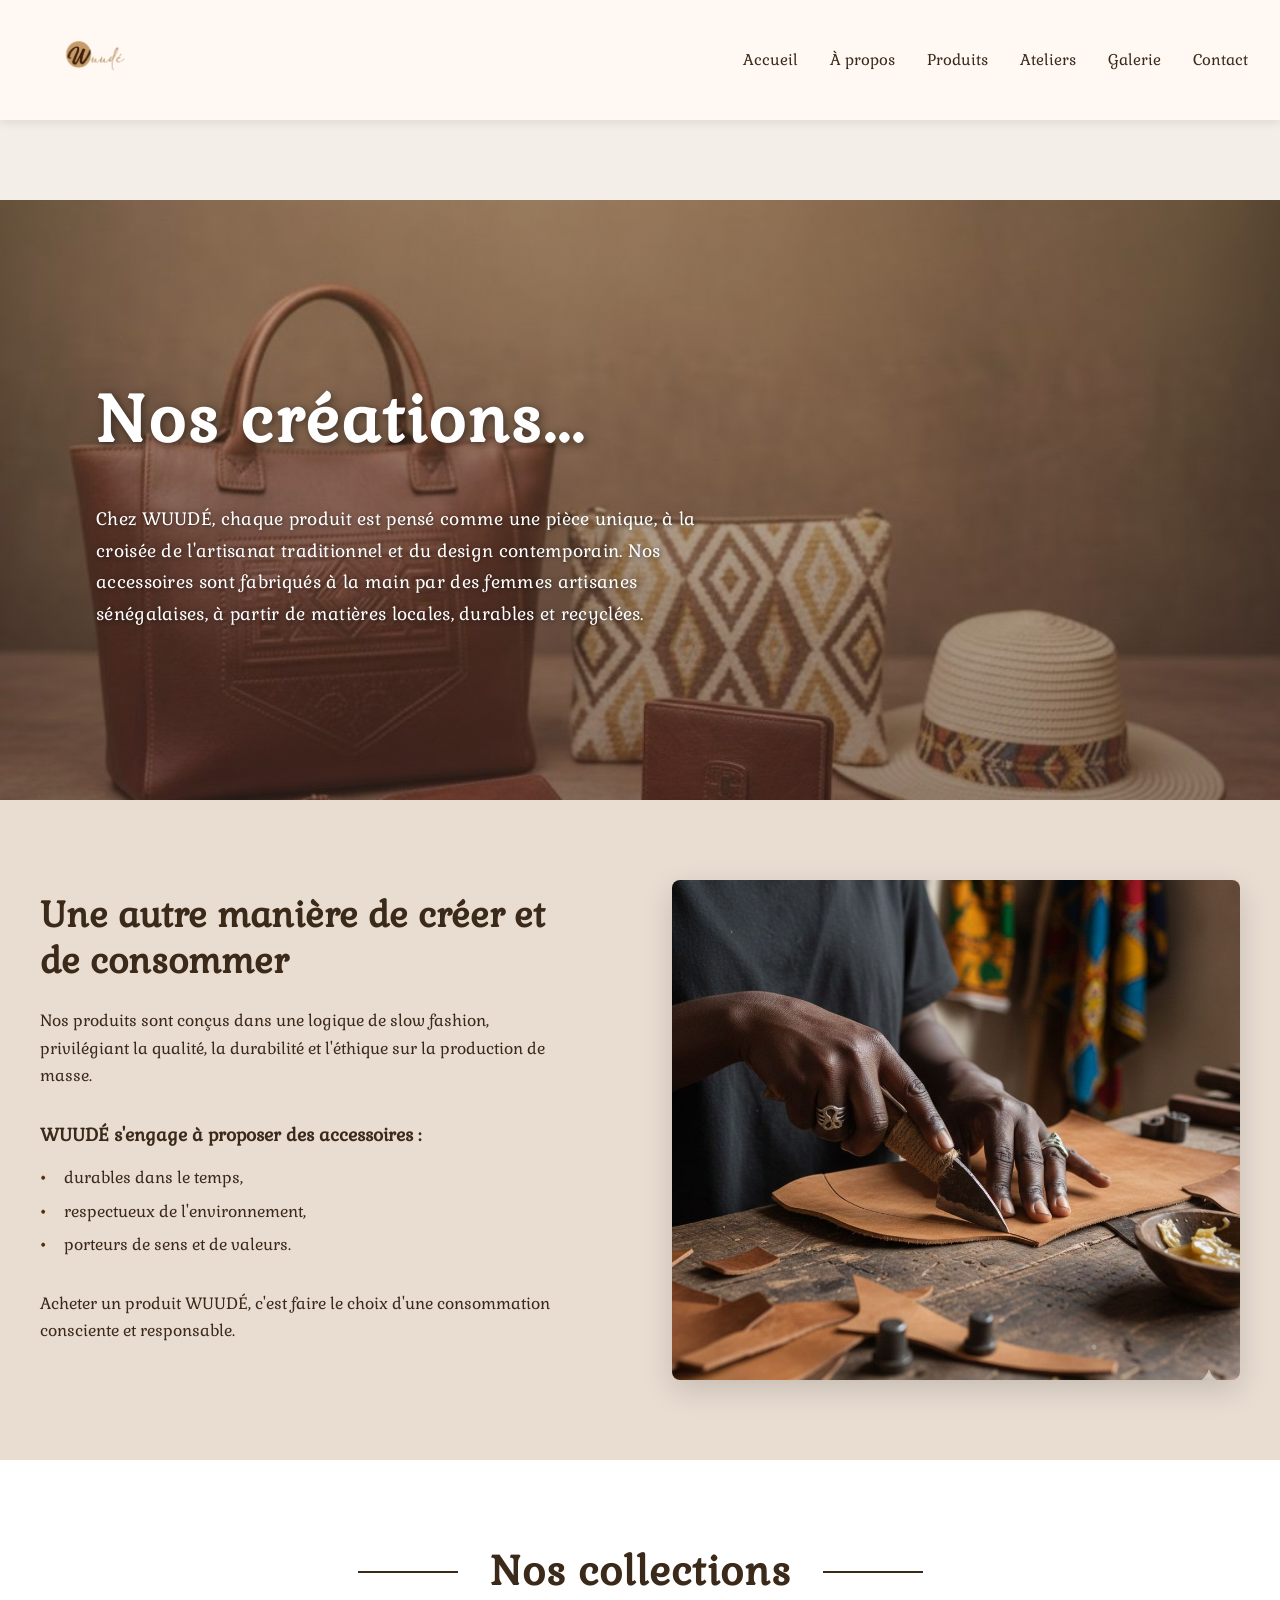
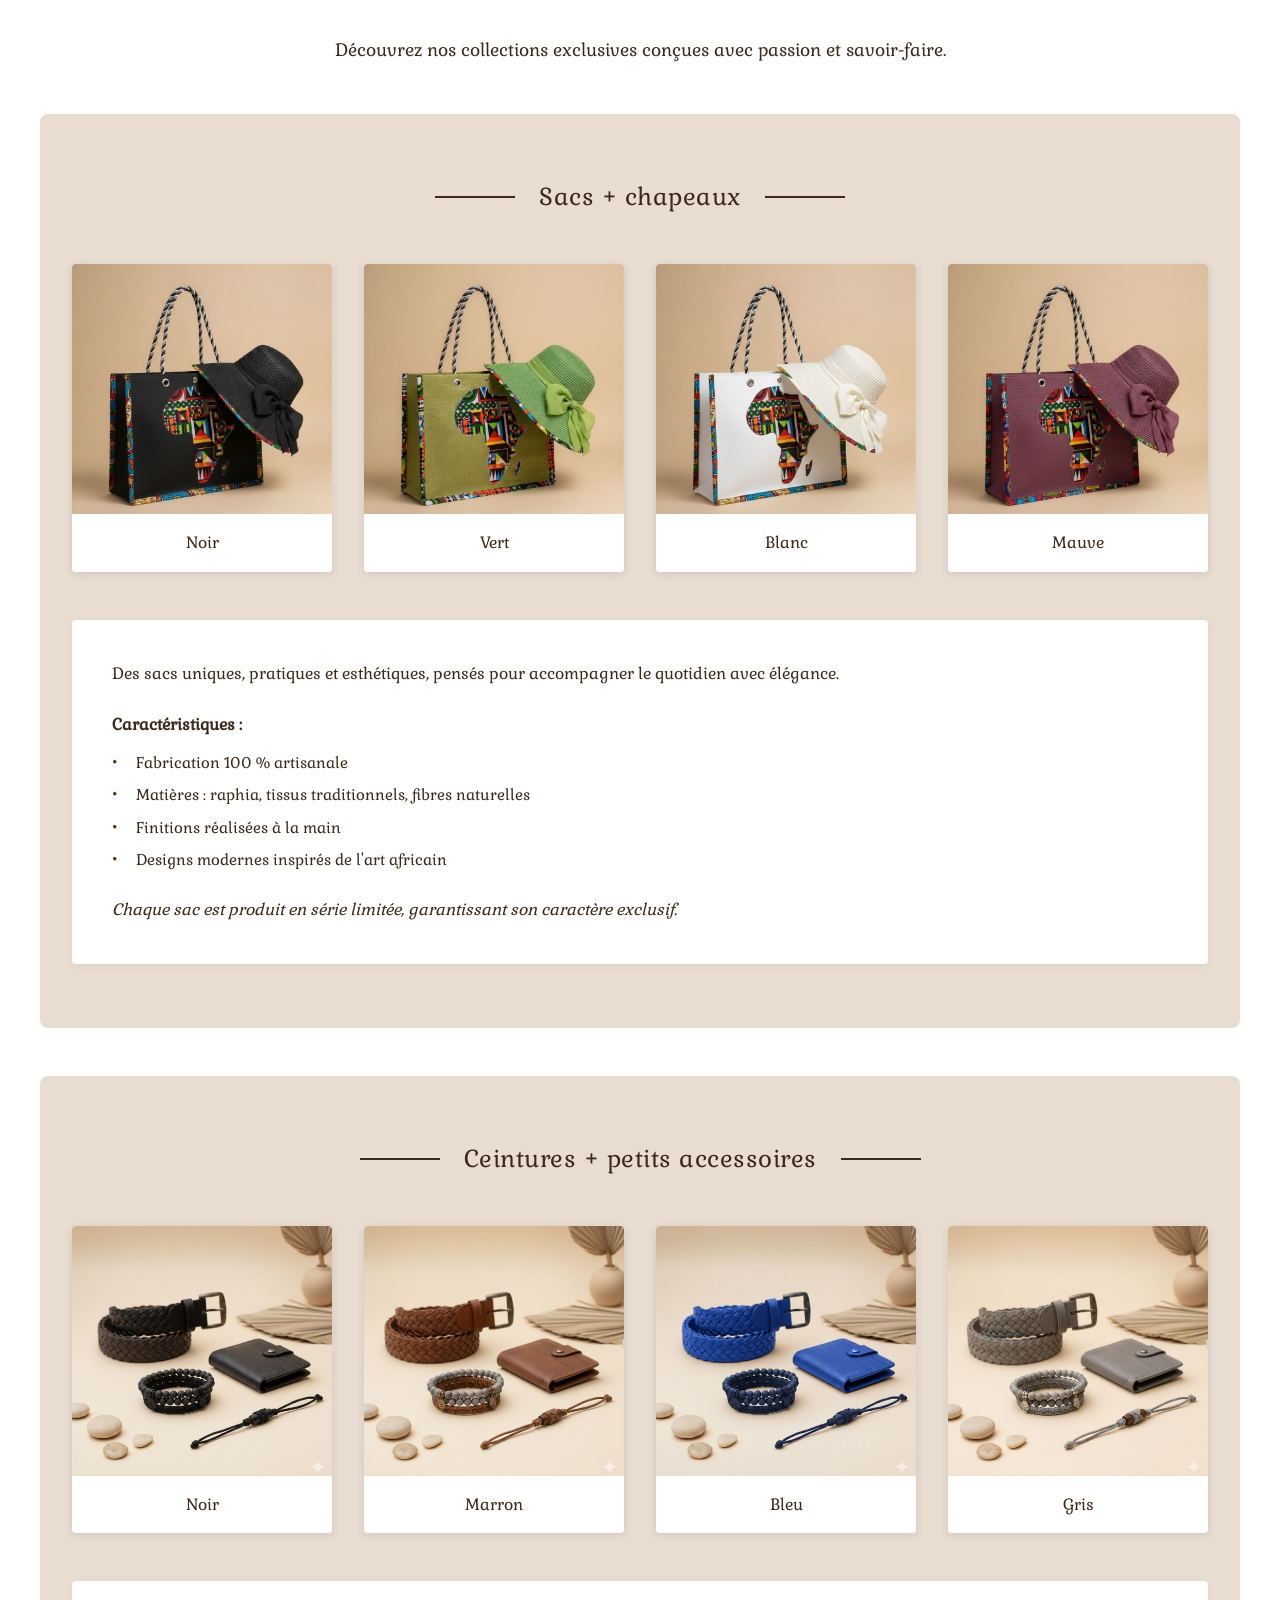
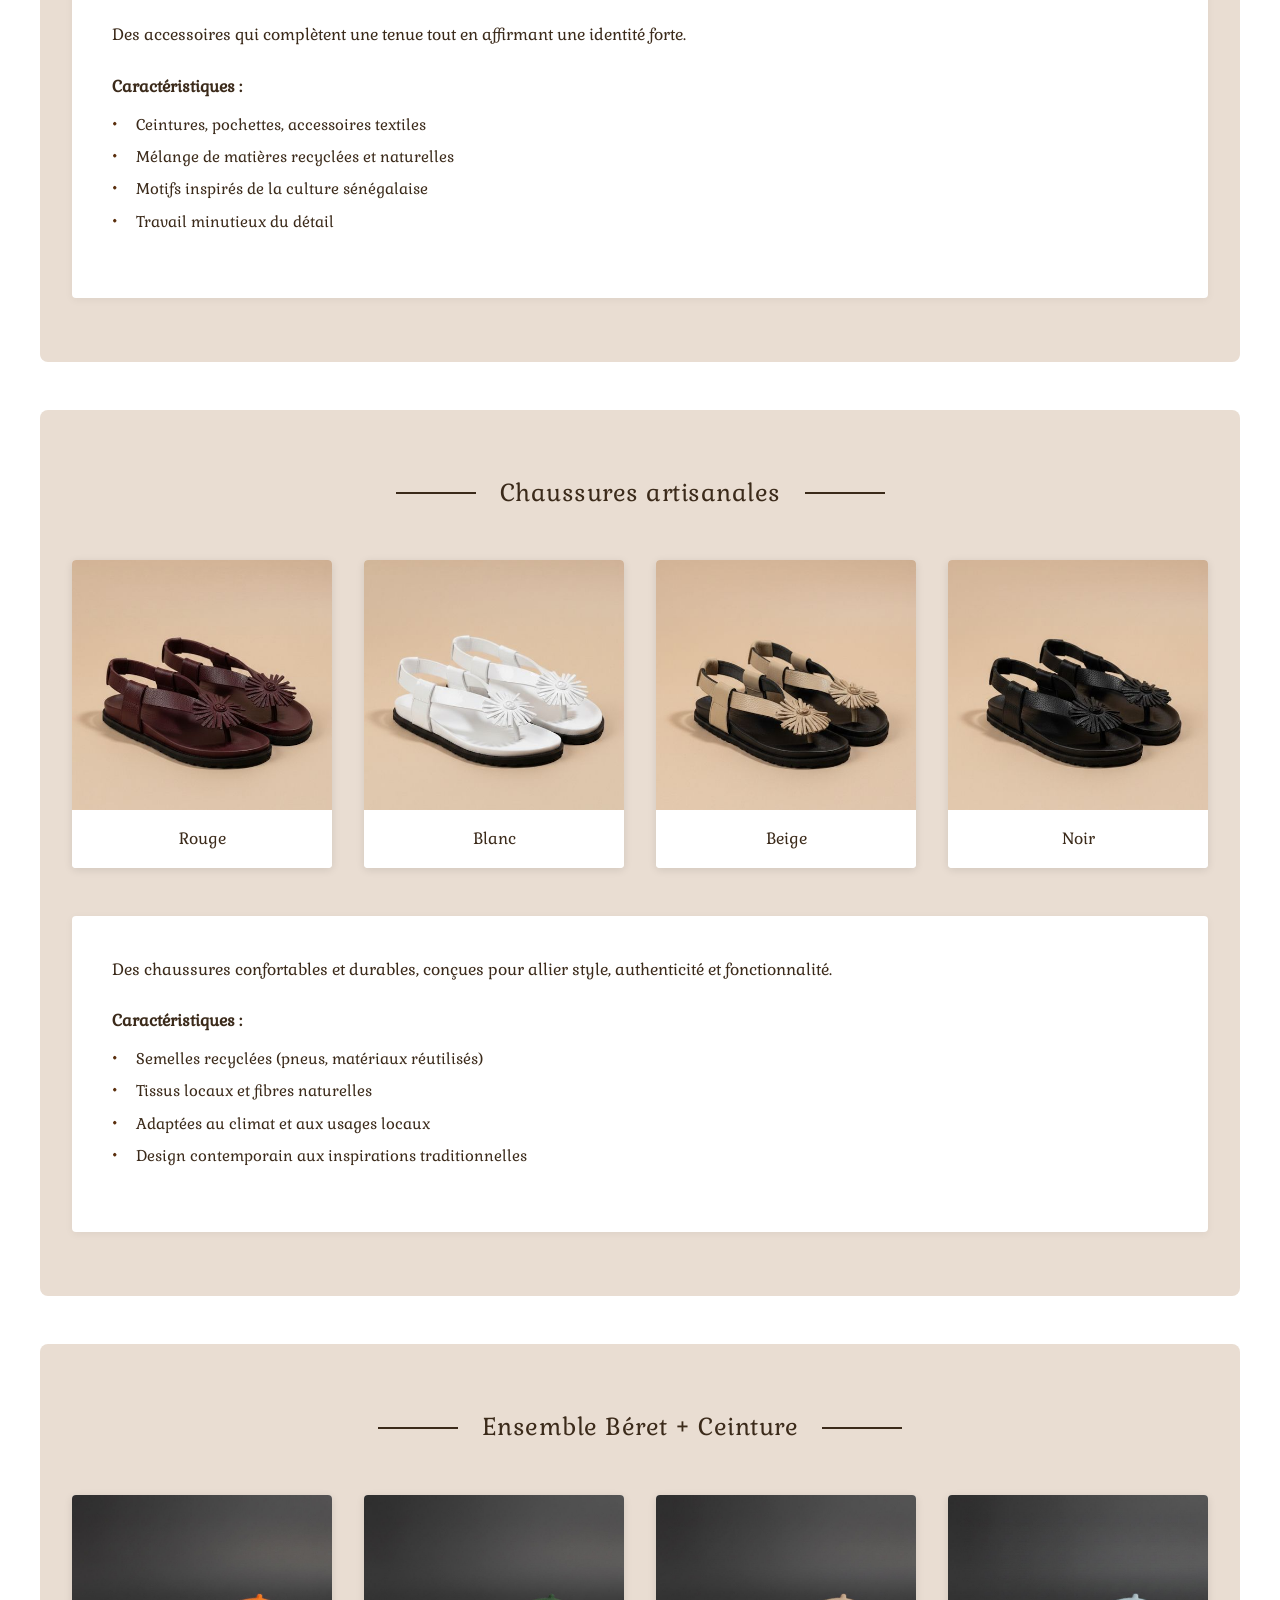
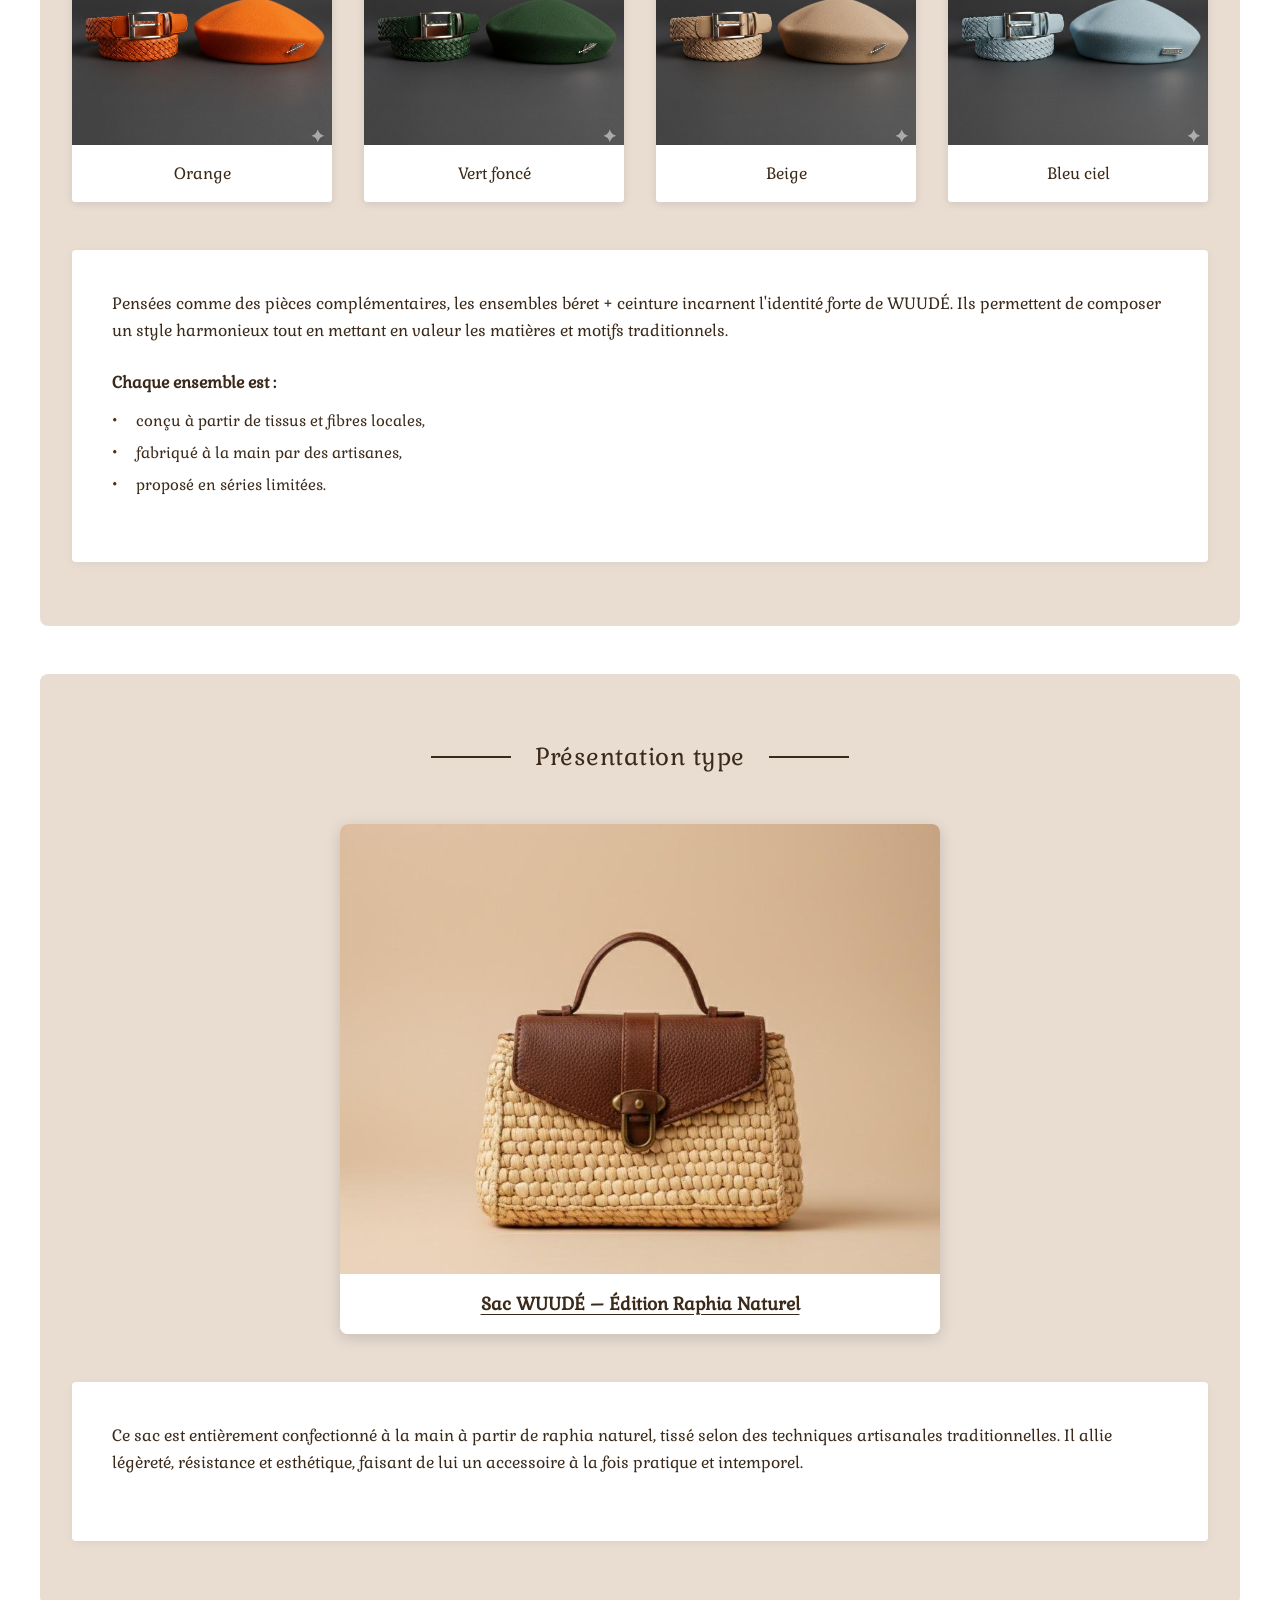
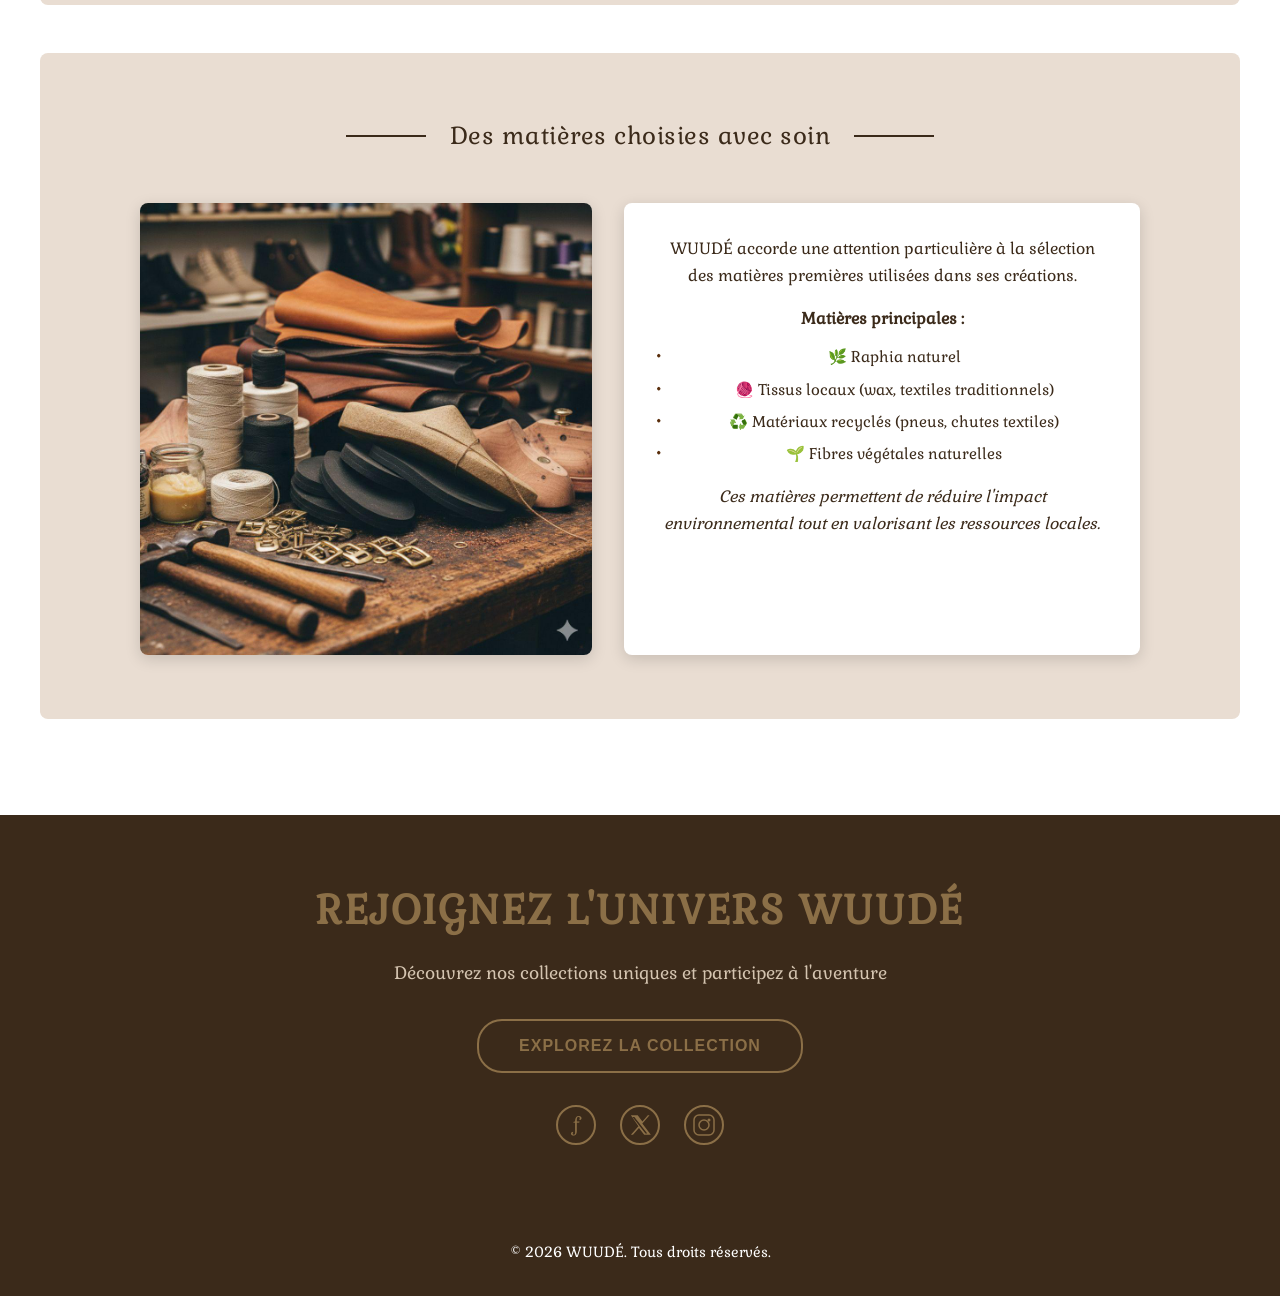
<file: produits.html>
<!DOCTYPE html>
<html lang="fr">
<head>
    <meta charset="UTF-8">
    <meta name="viewport" content="width=device-width, initial-scale=1.0">
    <title>Produits - WUUDÉ</title>
    <link rel="stylesheet" href="styles.css">
    <link rel="stylesheet" href="styles-produits.css">
</head>
<body>
    <!-- HEADER FIXE -->
    <header class="header">
        <div class="header-container">
            <div class="logo">
                <img src="images/Logo-Principal.png" alt="WUUDÉ" class="logo-img">
            </div>
            <nav class="nav">
                <ul>
                    <li><a href="index.html#accueil">Accueil</a></li>
                    <li><a href="a-propos.html">À propos</a></li>
                    <li><a href="produits.html">Produits</a></li>
                    <li><a href="ateliers.html">Ateliers</a></li>
                    <li><a href="galerie.html">Galerie</a></li>
                    <li><a href="contact.html">Contact</a></li>
                </ul>
            </nav>
        </div>
    </header>

    <!-- SECTION NOS CRÉATIONS -->
    <section class="creations-hero">
        <div class="creations-hero-content">
            <h1>Nos créations...</h1>
            <p>Chez WUUDÉ, chaque produit est pensé comme une pièce unique, à la croisée de l'artisanat traditionnel et du design contemporain. Nos accessoires sont fabriqués à la main par des femmes artisanes sénégalaises, à partir de matières locales, durables et recyclées.</p>
        </div>
    </section>

    <!-- SECTION MANIÈRE DE CRÉER -->
    <section class="maniere-creer">
        <div class="maniere-container">
            <div class="maniere-text">
                <h2>Une autre manière de créer et de consommer</h2>
                <p>Nos produits sont conçus dans une logique de slow fashion, privilégiant la qualité, la durabilité et l'éthique sur la production de masse.</p>
                
                <h3>WUUDÉ s'engage à proposer des accessoires :</h3>
                <ul class="maniere-list">
                    <li>durables dans le temps,</li>
                    <li>respectueux de l'environnement,</li>
                    <li>porteurs de sens et de valeurs.</li>
                </ul>
                
                <p>Acheter un produit WUUDÉ, c'est faire le choix d'une consommation consciente et responsable.</p>
            </div>
            
            <div class="maniere-image">
                <img src="images/produits/IMG 2.jpeg" alt="Processus de création" class="maniere-img">
            </div>
        </div>
    </section>

    <!-- SECTION COLLECTIONS -->
    <section class="collections">
        <h2 class="collections-title">Nos collections</h2>
        
        <div class="collections-intro">
            <p>Découvrez nos collections exclusives conçues avec passion et savoir-faire.</p>
        </div>
        
        <!-- SECTION SACS + CHAPEAUX -->
        <div class="collection-category">
            <h3 class="category-title">Sacs + chapeaux</h3>
            
            <div class="products-grid">
                <div class="product-card">
                    <div class="product-image">
                        <img src="images/produits/Sac noir.jpeg" alt="Sac Noir" class="product-img">
                    </div>
                    <p class="product-name">Noir</p>
                </div>
                
                <div class="product-card">
                    <div class="product-image">
                        <img src="images/produits/Sac vert.jpeg" alt="Sac Vert" class="product-img">
                    </div>
                    <p class="product-name">Vert</p>
                </div>
                
                <div class="product-card">
                    <div class="product-image">
                        <img src="images/produits/Sac blanc.jpeg" alt="Sac Blanc" class="product-img">
                    </div>
                    <p class="product-name">Blanc</p>
                </div>
                
                <div class="product-card">
                    <div class="product-image">
                        <img src="images/produits/Sac mauve.jpeg" alt="Sac Mauve" class="product-img">
                    </div>
                    <p class="product-name">Mauve</p>
                </div>
            </div>
            
            <div class="collection-description">
                <p>Des sacs uniques, pratiques et esthétiques, pensés pour accompagner le quotidien avec élégance.</p>
                <p class="description-subtitle">Caractéristiques :</p>
                <ul class="description-list">
                    <li>Fabrication 100 % artisanale</li>
                    <li>Matières : raphia, tissus traditionnels, fibres naturelles</li>
                    <li>Finitions réalisées à la main</li>
                    <li>Designs modernes inspirés de l'art africain</li>
                </ul>
                <p class="description-note">Chaque sac est produit en série limitée, garantissant son caractère exclusif.</p>
            </div>
        </div>
        
        <!-- SECTION CEINTURES + PETITS ACCESSOIRES -->
        <div class="collection-category">
            <h3 class="category-title">Ceintures + petits accessoires</h3>
            
            <div class="products-grid">
                <div class="product-card">
                    <div class="product-image">
                        <img src="images/produits/WhatsApp Image 2026-01-23 at 13.57..jpeg" alt="Accessoires Noir" class="product-img">
                    </div>
                    <p class="product-name">Noir</p>
                </div>
                
                <div class="product-card">
                    <div class="product-image">
                        <img src="images/produits/WhatsApp Image 2026-01-.jpeg" alt="Accessoires Marron" class="product-img">
                    </div>
                    <p class="product-name">Marron</p>
                </div>
                
                <div class="product-card">
                    <div class="product-image">
                        <img src="images/produits/WhatsApp Image 2026-01-23 at 13.57.18.jpeg" alt="Accessoires Bleu" class="product-img">
                    </div>
                    <p class="product-name">Bleu</p>
                </div>
                
                <div class="product-card">
                    <div class="product-image">
                        <img src="images/produits/WhatsApp Image 2026-01-23 at.jpeg" alt="Accessoires Gris" class="product-img">
                    </div>
                    <p class="product-name">Gris</p>
                </div>
            </div>
            
            <div class="collection-description">
                <p>Des accessoires qui complètent une tenue tout en affirmant une identité forte.</p>
                <p class="description-subtitle">Caractéristiques :</p>
                <ul class="description-list">
                    <li>Ceintures, pochettes, accessoires textiles</li>
                    <li>Mélange de matières recyclées et naturelles</li>
                    <li>Motifs inspirés de la culture sénégalaise</li>
                    <li>Travail minutieux du détail</li>
                </ul>
            </div>
        </div>
        
        <!-- SECTION CHAUSSURES ARTISANALES -->
        <div class="collection-category">
            <h3 class="category-title">Chaussures artisanales</h3>
            
            <div class="products-grid">
                <div class="product-card">
                    <div class="product-image">
                        <img src="images/produits/Dalleu 2.jpeg" alt="Chaussures Rouge" class="product-img">
                    </div>
                    <p class="product-name">Rouge</p>
                </div>
                
                <div class="product-card">
                    <div class="product-image">
                        <img src="images/produits/Dalleu 1.jpeg" alt="Chaussures Blanc" class="product-img">
                    </div>
                    <p class="product-name">Blanc</p>
                </div>
                
                <div class="product-card">
                    <div class="product-image">
                        <img src="images/produits/Dalleu 3.jpeg" alt="Chaussures Beige" class="product-img">
                    </div>
                    <p class="product-name">Beige</p>
                </div>
                
                <div class="product-card">
                    <div class="product-image">
                        <img src="images/produits/Dalleu 4.jpeg" alt="Chaussures Noir" class="product-img">
                    </div>
                    <p class="product-name">Noir</p>
                </div>
            </div>
            
            <div class="collection-description">
                <p>Des chaussures confortables et durables, conçues pour allier style, authenticité et fonctionnalité.</p>
                <p class="description-subtitle">Caractéristiques :</p>
                <ul class="description-list">
                    <li>Semelles recyclées (pneus, matériaux réutilisés)</li>
                    <li>Tissus locaux et fibres naturelles</li>
                    <li>Adaptées au climat et aux usages locaux</li>
                    <li>Design contemporain aux inspirations traditionnelles</li>
                </ul>
            </div>
        </div>
        
        <!-- SECTION ENSEMBLE BÉRET + CEINTURE -->
        <div class="collection-category">
            <h3 class="category-title">Ensemble Béret + Ceinture</h3>
            
            <div class="products-grid">
                <div class="product-card">
                    <div class="product-image">
                        <img src="images/produits/Beret 1.jpeg" alt="Ensemble Orange" class="product-img">
                    </div>
                    <p class="product-name">Orange</p>
                </div>
                
                <div class="product-card">
                    <div class="product-image">
                        <img src="images/produits/Beret 2.jpeg" alt="Ensemble Vert foncé" class="product-img">
                    </div>
                    <p class="product-name">Vert foncé</p>
                </div>
                
                <div class="product-card">
                    <div class="product-image">
                        <img src="images/produits/Beret 3.jpeg" alt="Ensemble Beige" class="product-img">
                    </div>
                    <p class="product-name">Beige</p>
                </div>
                
                <div class="product-card">
                    <div class="product-image">
                        <img src="images/produits/Beret 4.jpeg" alt="Ensemble Bleu ciel" class="product-img">
                    </div>
                    <p class="product-name">Bleu ciel</p>
                </div>
            </div>
            
            <div class="collection-description">
                <p>Pensées comme des pièces complémentaires, les ensembles béret + ceinture incarnent l'identité forte de WUUDÉ. Ils permettent de composer un style harmonieux tout en mettant en valeur les matières et motifs traditionnels.</p>
                <p class="description-subtitle">Chaque ensemble est :</p>
                <ul class="description-list">
                    <li>conçu à partir de tissus et fibres locales,</li>
                    <li>fabriqué à la main par des artisanes,</li>
                    <li>proposé en séries limitées.</li>
                </ul>
            </div>
        </div>
        
        <!-- SECTION PRÉSENTATION TYPE -->
        <div class="collection-category">
            <h3 class="category-title">Présentation type</h3>
            
            <div class="products-grid-single">
                <div class="product-card-large">
                    <div class="product-image">
                        <img src="images/produits/SAC.jpeg" alt="Sac WUUDÉ" class="product-img">
                    </div>
                    <p class="product-name-underline">Sac WUUDÉ – Édition Raphia Naturel</p>
                </div>
            </div>
            
            <div class="collection-description">
                <p>Ce sac est entièrement confectionné à la main à partir de raphia naturel, tissé selon des techniques artisanales traditionnelles. Il allie légèreté, résistance et esthétique, faisant de lui un accessoire à la fois pratique et intemporel.</p>
            </div>
        </div>
        
        <!-- SECTION MATIÈRES & BERET -->
        <div class="collection-category">
            <h3 class="category-title">Des matières choisies avec soin</h3>
            
            <div class="matiere-beret-container">
                <div class="matiere-image">
                    <img src="images/produits/Matière.jpeg" alt="Matières WUUDÉ" class="product-img">
                </div>
                <div class="beret-info">
                    <p>WUUDÉ accorde une attention particulière à la sélection des matières premières utilisées dans ses créations.</p>
                    <p class="description-subtitle">Matières principales :</p>
                    <ul class="description-list">
                        <li>🌿 Raphia naturel</li>
                        <li>🧶 Tissus locaux (wax, textiles traditionnels)</li>
                        <li>♻️ Matériaux recyclés (pneus, chutes textiles)</li>
                        <li>🌱 Fibres végétales naturelles</li>
                    </ul>
                    <p class="description-note">Ces matières permettent de réduire l'impact environnemental tout en valorisant les ressources locales.</p>
                </div>
            </div>
        </div>
    </section>

    <!-- SECTION REJOIGNEZ L'UNIVERS -->
    <section class="rejoignez">
        <h2>REJOIGNEZ L'UNIVERS WUUDÉ</h2>
        <p>Découvrez nos collections uniques et participez à l'aventure</p>
        <a href="produits.html"><button class="btn-explorer">EXPLOREZ LA COLLECTION</button></a>
        <div class="social-icons">
            <a href="https://www.facebook.com/share/1AqefXep1G/?mibextid=wwXIfr" class="social-icon" title="Facebook">f</a>
            <a href="https://x.com/wuudesenegal?s=21" class="social-icon" title="X"><svg width="24" height="24" viewBox="0 0 24 24" fill="currentColor" xmlns="http://www.w3.org/2000/svg"><path d="M18.244 2.25h3.308l-7.227 8.26 8.502 11.24h-6.657l-5.219-6.817-5.968 6.817H2.882l7.532-8.608L2.88 2.25h6.82l4.714 6.231 5.412-6.231zM17.474 20.451h1.822L6.369 3.886H4.432l13.042 16.565z" fill="currentColor"/></svg></a>
            <a href="https://www.instagram.com/wuude_officiel?igsh=M3B6bzc2b3VyeTdu" class="social-icon" title="Instagram"><svg width="24" height="24" viewBox="0 0 24 24" fill="currentColor" xmlns="http://www.w3.org/2000/svg"><rect x="2" y="2" width="20" height="20" rx="5" ry="5" fill="none" stroke="currentColor" stroke-width="1.5"/><circle cx="12" cy="12" r="5" fill="none" stroke="currentColor" stroke-width="1.5"/><circle cx="17" cy="7" r="1.5" fill="currentColor"/></svg></a>
        </div>
    </section>

    <!-- FOOTER -->
    <footer class="footer">
        <p>&copy; 2026 WUUDÉ. Tous droits réservés.</p>
    </footer>

    <script src="script.js"></script>
    <script src="produits.js"></script>
</body>
</html>
</file>
<file: styles.css>
@import url('https://fonts.googleapis.com/css2?family=Gabriela&display=swap');

* {
    margin: 0;
    padding: 0;
    box-sizing: border-box;
}

:root {
    --color-primary: #5A2E0C;
    --color-secondary: #E9DDD2;
    --color-dark: #3B2A1A;
    --color-light: #F4EEE8;
    --color-accent: #8B6F47;
    --color-border: #C9B8A8;
}

body {
    font-family: 'Gabriela', serif;
    color: var(--color-dark);
    background-color: var(--color-light);
    line-height: 1.6;
    padding-top: 120px;
}

/* HEADER FIXE */
.header {
    position: fixed;
    top: 0;
    left: 0;
    right: 0;
    background-color: #FFF8F3;
    box-shadow: 0 2px 10px rgba(0, 0, 0, 0.1);
    z-index: 1000;
    padding: 0;
}

.header-container {
    display: flex;
    justify-content: space-between;
    align-items: center;
    max-width: 1400px;
    margin: 0 auto;
    padding: 0 2rem;
}

.logo h1 {
    font-size: 1.8rem;
    color: var(--color-primary);
    font-weight: 700;
    letter-spacing: 2px;
}

.logo-img {
    height: 120px;
    width: auto;
    display: block;
}

.nav ul {
    display: flex;
    list-style: none;
    gap: 2rem;
}

.nav a {
    text-decoration: none;
    color: var(--color-dark);
    font-weight: 500;
    transition: color 0.3s ease;
    font-size: 0.95rem;
}

.nav a:hover {
    color: var(--color-primary);
}

/* SECTION HERO */
.hero {
    margin-top: 80px;
    background: linear-gradient(rgba(62, 39, 35, 0.4), rgba(62, 39, 35, 0.4)), 
                url('images/AC.jpeg') center/cover no-repeat;
    height: 600px;
    display: flex;
    align-items: center;
    justify-content: flex-start;
    text-align: left;
    color: white;
    position: relative;
}

.hero-content {
    z-index: 10;
    padding-left: 3rem;
    max-width: 600px;
}

.hero-title {
    font-size: 4rem;
    font-weight: 700;
    letter-spacing: 3px;
    margin-bottom: 1rem;
    text-transform: uppercase;
    text-shadow: 2px 2px 4px rgba(0, 0, 0, 0.3);
}

.hero-subtitle {
    font-size: 1.3rem;
    margin-bottom: 2rem;
    font-weight: 300;
    text-shadow: 1px 1px 2px rgba(0, 0, 0, 0.3);
    letter-spacing: 0.5px;
}

.hero-description {
    font-size: 1rem;
    margin-bottom: 2rem;
    font-weight: 400;
    text-shadow: 1px 1px 2px rgba(0, 0, 0, 0.3);
    letter-spacing: 0.5px;
}

.btn-decouvrir {
    padding: 1rem 2.5rem;
    background-color: var(--color-primary);
    color: white;
    border: none;
    font-size: 1rem;
    font-weight: 600;
    cursor: pointer;
    transition: all 0.3s ease;
    text-transform: uppercase;
    letter-spacing: 1px;
    box-shadow: 0 4px 15px rgba(139, 111, 71, 0.3);
    border-radius: 25px;
}

.btn-decouvrir:hover {
    background-color: var(--color-accent);
    transform: translateY(-2px);
    box-shadow: 0 6px 20px rgba(139, 111, 71, 0.4);
}

/* SECTION NOS VALEURS */
.valeurs {
    padding: 5rem 2rem;
    max-width: 1200px;
    margin: 0 auto;
}

.valeurs h2 {
    text-align: center;
    font-size: 2.5rem;
    margin-bottom: 3rem;
    color: var(--color-dark);
    font-weight: 700;
    letter-spacing: 1px;
}

.valeurs-title {
    display: flex;
    align-items: center;
    justify-content: center;
    width: 100%;
    gap: 1.5rem;
    max-width: 800px;
    margin: 0 auto 3rem auto;
}

.valeurs-title::before,
.valeurs-title::after {
    content: '';
    flex: 0 1 120px;
    height: 1px;
    background-color: #ccc;
}

.valeurs-grid {
    display: grid;
    grid-template-columns: repeat(auto-fit, minmax(250px, 1fr));
    gap: 2rem;
    margin-bottom: 2rem;
}

.valeur-card {
    text-align: center;
    padding: 2rem;
    background-color: #FFF8F3;
    border-radius: 10px;
    box-shadow: 0 4px 15px rgba(0, 0, 0, 0.08);
    transition: transform 0.3s ease, box-shadow 0.3s ease;
}

.valeur-card:hover {
    transform: translateY(-5px);
    box-shadow: 0 8px 25px rgba(0, 0, 0, 0.12);
}

.valeur-icon {
    width: 120px;
    height: 120px;
    margin: 0 auto 1rem;
    display: block;
    border-radius: 10px;
    object-fit: cover;
}

.valeur-card h3 {
    font-size: 1.3rem;
    color: var(--color-primary);
    margin-bottom: 0.5rem;
    font-weight: 600;
}

.valeur-card p {
    color: #666;
    font-size: 0.95rem;
    font-weight: 500;
}

/* SECTION NOS CRÉATIONS */
.creations {
    background-color: white;
    padding: 5rem 2rem;
    text-align: center;
}

.creations h2 {
    font-size: 2.5rem;
    margin-bottom: 3rem;
    color: var(--color-dark);
    font-weight: 700;
    letter-spacing: 1px;
}

.creations-title {
    display: flex;
    align-items: center;
    justify-content: center;
    width: 100%;
    gap: 1.5rem;
    max-width: 800px;
    margin: 0 auto 3rem auto;
}

.creations-title::before,
.creations-title::after {
    content: '';
    flex: 0 1 120px;
    height: 1px;
    background-color: #ccc;
}

.creations-grid {
    display: grid;
    grid-template-columns: repeat(auto-fit, minmax(300px, 1fr));
    gap: 2rem;
    max-width: 1200px;
    margin: 0 auto 2rem;
}

.creation-card {
    position: relative;
    overflow: hidden;
    border-radius: 8px;
    box-shadow: 0 4px 20px rgba(0, 0, 0, 0.1);
    transition: transform 0.3s ease;
    height: 350px;
}

.creation-card:hover {
    transform: scale(1.05);
}

.creation-card img {
    width: 100%;
    height: 100%;
    object-fit: cover;
    transition: transform 0.3s ease;
}

.creation-card:hover img {
    transform: scale(1.1);
}

.creation-info {
    position: absolute;
    bottom: 0;
    left: 0;
    right: 0;
    background: linear-gradient(transparent, rgba(62, 39, 35, 0.8));
    color: white;
    padding: 2rem;
    text-align: center;
    transform: translateY(0);
    transition: transform 0.3s ease;
}

.creation-card:hover .creation-info {
    background: linear-gradient(transparent, rgba(62, 39, 35, 0.95));
}

.creation-info h3 {
    font-size: 1.5rem;
    font-weight: 600;
    letter-spacing: 1px;
}

.btn-produits {
    padding: 1rem 2.5rem;
    background-color: var(--color-primary);
    color: white;
    border: none;
    font-size: 1rem;
    font-weight: 600;
    cursor: pointer;
    transition: all 0.3s ease;
    text-transform: uppercase;
    letter-spacing: 1px;
    box-shadow: 0 4px 15px rgba(139, 111, 71, 0.3);
    border-radius: 25px;
}

.btn-produits:hover {
    background-color: var(--color-accent);
    transform: translateY(-2px);
    box-shadow: 0 6px 20px rgba(139, 111, 71, 0.4);
}

/* SECTION REJOIGNEZ L'UNIVERS */
.rejoignez {
    background-color: var(--color-dark);
    color: var(--color-accent);
    text-align: center;
    padding: 4rem 2rem;
}

.rejoignez h2 {
    font-size: 2.5rem;
    margin-bottom: 1rem;
    font-weight: 700;
    letter-spacing: 2px;
    color: var(--color-accent);
}

.rejoignez p {
    font-size: 1.1rem;
    margin-bottom: 2rem;
    color: #D4C4B0;
    font-weight: 400;
}

.btn-explorer {
    padding: 1rem 2.5rem;
    background-color: transparent;
    color: var(--color-accent);
    border: 2px solid var(--color-accent);
    font-size: 1rem;
    font-weight: 600;
    cursor: pointer;
    transition: all 0.3s ease;
    text-transform: uppercase;
    letter-spacing: 1px;
    margin-bottom: 2rem;
    border-radius: 25px;
}

.btn-explorer:hover {
    background-color: var(--color-accent);
    color: var(--color-dark);
}

.social-icons {
    display: flex;
    justify-content: center;
    gap: 1.5rem;
}

.social-icon {
    width: 40px;
    height: 40px;
    border: 2px solid var(--color-accent);
    border-radius: 50%;
    display: flex;
    align-items: center;
    justify-content: center;
    color: var(--color-accent);
    text-decoration: none;
    font-size: 1.2rem;
    transition: all 0.3s ease;
}

.social-icon:hover {
    background-color: var(--color-accent);
    color: var(--color-dark);
}

/* FOOTER */
.footer {
    background-color: var(--color-dark);
    color: white;
    text-align: center;
    padding: 2rem;
    font-size: 0.9rem;
}

/* RESPONSIVE */
@media (max-width: 768px) {
    .header-container {
        flex-direction: column;
        gap: 1rem;
    }

    .nav ul {
        flex-wrap: wrap;
        gap: 1rem;
        justify-content: center;
    }

    .hero-title {
        font-size: 2.5rem;
    }

    .hero-subtitle {
        font-size: 1rem;
    }

    .valeurs h2,
    .creations h2 {
        font-size: 2rem;
    }

    .valeurs-grid,
    .creations-grid {
        grid-template-columns: 1fr;
    }

    .hero {
        height: 400px;
        margin-top: 150px;
    }
}

@media (max-width: 480px) {
    .hero-title {
        font-size: 2rem;
    }

    .hero-subtitle {
        font-size: 0.9rem;
    }

    .nav ul {
        gap: 0.5rem;
        font-size: 0.85rem;
    }

    .btn-decouvrir,
    .btn-produits {
        padding: 0.8rem 2rem;
        font-size: 0.9rem;
    }
}

/* Animation slide from left */
@keyframes slideFromLeft {
    0% {
        opacity: 0;
        transform: translateX(-100px);
    }
    100% {
        opacity: 1;
        transform: translateX(0);
    }
}

/* Animation classes for text elements */
.animate-text {
    opacity: 0;
    animation: slideFromLeft 0.8s ease-out forwards;
}

.animate-text-delay-1 {
    animation-delay: 0.2s;
}

.animate-text-delay-2 {
    animation-delay: 0.4s;
}

.animate-text-delay-3 {
    animation-delay: 0.6s;
}

.animate-text-delay-4 {
    animation-delay: 0.8s;
}

.animate-text-delay-5 {
    animation-delay: 1s;
}

/* BOUTON WHATSAPP FLOTTANT */
.whatsapp-float {
    position: fixed;
    bottom: 30px;
    right: 30px;
    display: flex;
    align-items: center;
    justify-content: center;
    z-index: 9999;
    transition: all 0.3s ease;
    text-decoration: none;
}

.whatsapp-float:hover {
    transform: scale(1.1);
}

.whatsapp-float svg {
    width: 64px;
    height: 64px;
}

/* Responsive pour mobile */
@media (max-width: 768px) {
    .whatsapp-float {
        bottom: 20px;
        right: 20px;
    }
    
    .whatsapp-float svg {
        width: 56px;
        height: 56px;
    }
}
</file>
<file: styles-apropos.css>
/* STYLES SPÉCIFIQUES PAGE À PROPOS */

/* SECTION PAGE TITLE */
.page-title {
    margin-top: 80px;
    background-color: var(--color-light);
    padding: 1.5rem 2rem;
    text-align: center;
    border-bottom: 3px solid var(--color-primary);
    display: flex;
    align-items: center;
    justify-content: center;
}

.page-title h1 {
    font-size: 1.8rem;
    color: var(--color-dark);
    font-weight: 700;
    letter-spacing: 2px;
    margin: 0;
}

/* SECTION L'HÉRITAGE */
.heritage-section {
    background: linear-gradient(rgba(62, 39, 35, 0.5), rgba(62, 39, 35, 0.5)),
                url('images/propos/IM1.png') center/cover no-repeat;
    padding: 5rem 2rem;
    color: white;
    text-align: left;
    min-height: 400px;
    display: flex;
    align-items: center;
}

.heritage-content {
    max-width: 700px;
    padding-left: 3rem;
}

.heritage-section h2 {
    font-size: 2.5rem;
    font-weight: 700;
    margin-bottom: 1.5rem;
    letter-spacing: 1px;
    text-shadow: 2px 2px 4px rgba(0, 0, 0, 0.3);
}

.heritage-section p {
    font-size: 1.1rem;
    line-height: 1.8;
    text-shadow: 1px 1px 2px rgba(0, 0, 0, 0.3);
}

/* SECTION POURQUOI WUUDÉ */
.pourquoi-section {
    background-color: var(--color-light);
    padding: 5rem 2rem;
    max-width: 1200px;
    margin: 0 auto;
}

.pourquoi-section h2 {
    text-align: center;
    font-size: 2.2rem;
    color: var(--color-dark);
    margin-bottom: 3rem;
    font-weight: 700;
    letter-spacing: 1px;
}

.pourquoi-title {
    display: flex;
    align-items: center;
    justify-content: center;
    width: 100%;
    gap: 1.5rem;
    max-width: 800px;
    margin: 0 auto 3rem auto;
}

.pourquoi-title::before,
.pourquoi-title::after {
    content: '';
    flex: 0 1 120px;
    height: 1px;
    background-color: #ccc;
}

.pourquoi-container {
    display: grid;
    grid-template-columns: 1fr 0.9fr;
    gap: 2.5rem;
    align-items: flex-start;
    margin-bottom: 3rem;
}

.pourquoi-images {
    display: grid;
    grid-template-columns: 1fr 1fr;
    gap: 1rem;
}

.pourquoi-img {
    width: 100%;
    height: 200px;
    object-fit: cover;
    border-radius: 15px;
    box-shadow: 0 4px 15px rgba(0, 0, 0, 0.1);
    transition: transform 0.3s ease;
}

.pourquoi-img:hover {
    transform: scale(1.02);
}

.pourquoi-text p {
    font-size: 0.95rem;
    color: var(--color-dark);
    line-height: 1.8;
    font-weight: 500;
    background: linear-gradient(135deg, rgba(232, 220, 196, 0.35) 0%, rgba(232, 220, 196, 0.25) 100%);
    padding: 2.5rem 2.5rem;
    border-radius: 8px;
}

.materiaux-description {
    text-align: center;
    background-color: rgba(232, 220, 196, 0.25);
    padding: 2.5rem 2rem;
    border-radius: 0;
    box-shadow: none;
    max-width: 900px;
    margin: 0 auto;
}

.materiaux-description p {
    font-size: 1rem;
    color: var(--color-dark);
    line-height: 1.8;
    font-weight: 500;
}

/* SECTION L'ARTISANAT AU FÉMININ */
.artisanat-feminin {
    background-color: var(--color-light);
    padding: 1.5rem 2rem 5rem 2rem;
}

.artisanat-title {
    text-align: center;
    font-size: 2.2rem;
    color: var(--color-dark);
    margin: 0 auto 3rem;
    font-weight: 700;
    letter-spacing: 1px;
    position: relative;
    display: flex;
    align-items: center;
    justify-content: center;
    width: 100%;
    gap: 1.5rem;
    max-width: 800px;
}

.artisanat-title::before,
.artisanat-title::after {
    content: '';
    flex: 0 1 120px;
    height: 1px;
    background-color: #ccc;
}

.artisanat-container {
    display: grid;
    grid-template-columns: 1.2fr 1fr;
    gap: 3rem;
    align-items: center;
    max-width: 1200px;
    margin: 0 auto;
}

.artisanat-text {
    background: linear-gradient(135deg, rgba(232, 220, 196, 0.4) 0%, rgba(232, 220, 196, 0.3) 100%);
    padding: 2.5rem;
    border-radius: 8px;
}

.artisanat-text p {
    font-size: 0.95rem;
    color: var(--color-dark);
    line-height: 1.7;
    font-weight: 500;
    margin-bottom: 1.5rem;
}

.artisanat-text p:last-child {
    margin-bottom: 0;
}

.artisanat-list {
    list-style: none;
    padding: 0;
    margin: 1.5rem 0;
}

.artisanat-list li {
    font-size: 0.95rem;
    color: var(--color-dark);
    line-height: 1.7;
    font-weight: 500;
    padding-left: 2rem;
    position: relative;
    margin-bottom: 0.8rem;
}

.artisanat-list li::before {
    content: '•';
    position: absolute;
    left: 0;
    color: var(--color-primary);
    font-weight: bold;
    font-size: 1.2rem;
}

.artisanat-image {
    text-align: center;
}

.artisanat-img {
    width: 100%;
    height: 350px;
    object-fit: cover;
    border-radius: 15px;
    box-shadow: 0 4px 20px rgba(0, 0, 0, 0.15);
    transition: transform 0.3s ease;
}

.artisanat-img:hover {
    transform: scale(1.02);
}

/* SECTION VALEURS DÉTAILLÉE */
.valeurs-detail {
    background-color: var(--color-light);
    padding: 2rem 2rem 5rem 2rem;
}

.valeurs-title {
    text-align: center;
    font-size: 2.2rem;
    color: var(--color-dark);
    margin: 0 auto 3rem;
    font-weight: 700;
    letter-spacing: 1px;
    position: relative;
    display: flex;
    align-items: center;
    justify-content: center;
    width: 100%;
    gap: 1.5rem;
    max-width: 800px;
}

.valeurs-title::before,
.valeurs-title::after {
    content: '';
    flex: 0 1 120px;
    height: 1px;
    background-color: #ccc;
}

.valeurs-detail-grid {
    display: grid;
    grid-template-columns: repeat(auto-fit, minmax(250px, 1fr));
    gap: 2.5rem;
    max-width: 1200px;
    margin: 0 auto;
}

.valeur-detail-card {
    text-align: center;
    padding: 2.5rem;
    background-color: var(--color-secondary);
    border-radius: 10px;
    box-shadow: 0 4px 15px rgba(0, 0, 0, 0.08);
    transition: transform 0.3s ease, box-shadow 0.3s ease;
}

.valeur-detail-card:hover {
    transform: translateY(-8px);
    box-shadow: 0 8px 25px rgba(0, 0, 0, 0.12);
}

.valeur-detail-icon {
    width: 100px;
    height: 100px;
    margin: 0 auto 1.5rem;
    display: block;
    border-radius: 10px;
    object-fit: cover;
}

.valeur-detail-card:first-child .valeur-detail-icon {
    filter: brightness(1.1) contrast(2) saturate(0) invert(0);
    background-color: white;
}

.valeur-detail-card h3 {
    font-size: 1.3rem;
    color: var(--color-primary);
    margin-bottom: 1rem;
    font-weight: 600;
}

.valeur-detail-card p {
    color: var(--color-dark);
    font-size: 0.95rem;
    line-height: 1.6;
    font-weight: 500;
}

/* SECTION NOTRE VISION */
.vision {
    background-color: var(--color-secondary);
    padding: 4rem 2rem;
    text-align: center;
}

.vision-container {
    max-width: 900px;
    margin: 0 auto;
}

.vision-title {
    font-size: 2.5rem;
    color: var(--color-dark);
    margin-bottom: 2rem;
    font-weight: 700;
    letter-spacing: 1px;
    position: relative;
    display: inline-block;
}

.vision-title::before,
.vision-title::after {
    content: '';
    position: absolute;
    top: 50%;
    width: 80px;
    height: 1px;
    background-color: #ccc;
}

.vision-title::before {
    right: calc(100% + 1.5rem);
}

.vision-title::after {
    left: calc(100% + 1.5rem);
}

.vision-quote {
    font-size: 1.3rem;
    color: var(--color-dark);
    line-height: 1.8;
    font-style: italic;
    font-weight: 400;
    max-width: 800px;
    margin: 0 auto;
}

/* SECTION MOT DE LA FONDATRICE */
.fondatrice {
    background-color: var(--color-light);
    padding: 5rem 2rem;
}

.fondatrice-container {
    max-width: 1200px;
    margin: 0 auto;
}

.fondatrice-title {
    font-size: 2.5rem;
    color: var(--color-dark);
    margin-bottom: 3rem;
    font-weight: 700;
    letter-spacing: 1px;
    text-align: center;
    position: relative;
    display: inline-block;
    left: 50%;
    transform: translateX(-50%);
}

.fondatrice-title::before,
.fondatrice-title::after {
    content: '';
    position: absolute;
    top: 50%;
    width: 80px;
    height: 1px;
    background-color: #ccc;
}

.fondatrice-title::before {
    right: calc(100% + 1.5rem);
}

.fondatrice-title::after {
    left: calc(100% + 1.5rem);
}

.fondatrice-content {
    display: grid;
    grid-template-columns: 350px 1fr;
    gap: 4rem;
    align-items: center;
}

.fondatrice-image {
    position: relative;
    width: 100%;
    height: 450px;
    border-radius: 8px;
    overflow: hidden;
    box-shadow: 0 10px 30px rgba(0, 0, 0, 0.15);
}

.fondatrice-img {
    width: 100%;
    height: 100%;
    object-fit: cover;
    transition: transform 0.3s ease;
}

.fondatrice-image:hover .fondatrice-img {
    transform: scale(1.05);
}

.fondatrice-text {
    padding-left: 2rem;
}

.fondatrice-quote {
    font-size: 1.2rem;
    color: var(--color-dark);
    line-height: 1.8;
    font-style: italic;
    margin-bottom: 2rem;
    font-weight: 400;
}

.fondatrice-name {
    font-size: 1rem;
    color: var(--color-primary);
    font-weight: 600;
    font-style: italic;
    text-align: right;
    margin-top: 1.5rem;
}

/* SECTION DIGITAL */
.digital-section {
    background: linear-gradient(rgba(139, 111, 71, 0.7), rgba(62, 39, 35, 0.7)),
                url('images/propos/App.jpeg') center/cover no-repeat;
    padding: 5rem 2rem;
    color: white;
}

.digital-container {
    max-width: 1200px;
    margin: 0 auto;
    display: grid;
    grid-template-columns: 1fr 1fr;
    gap: 4rem;
    align-items: center;
}

.digital-text h2 {
    font-size: 2.5rem;
    font-weight: 700;
    margin-bottom: 2rem;
    letter-spacing: 1px;
    text-shadow: 2px 2px 4px rgba(0, 0, 0, 0.5);
    line-height: 1.3;
}

.digital-intro {
    font-size: 1.1rem;
    line-height: 1.8;
    margin-bottom: 1.5rem;
    text-shadow: 1px 1px 2px rgba(0, 0, 0, 0.5);
    font-weight: 500;
}

.digital-list {
    list-style: none;
    padding: 0;
    margin: 1.5rem 0;
}

.digital-list li {
    font-size: 1rem;
    line-height: 1.8;
    margin-bottom: 0.8rem;
    padding-left: 2rem;
    position: relative;
    text-shadow: 1px 1px 2px rgba(0, 0, 0, 0.5);
}

.digital-list li::before {
    content: '•';
    position: absolute;
    left: 0;
    color: var(--color-accent);
    font-weight: bold;
    font-size: 1.5rem;
}

.digital-conclusion {
    font-size: 1.1rem;
    line-height: 1.8;
    margin-top: 1.5rem;
    text-shadow: 1px 1px 2px rgba(0, 0, 0, 0.5);
    font-weight: 500;
}

.digital-image {
    position: relative;
    height: 500px;
    border-radius: 8px;
    overflow: hidden;
    box-shadow: 0 10px 30px rgba(0, 0, 0, 0.3);
}

.digital-img {
    width: 100%;
    height: 100%;
    object-fit: cover;
    transition: transform 0.3s ease;
}

.digital-image:hover .digital-img {
    transform: scale(1.05);
}

/* RESPONSIVE */
@media (max-width: 768px) {
    .page-title h1 {
        font-size: 2rem;
    }

    .heritage-section {
        padding: 3rem 1.5rem;
    }

    .heritage-section h2 {
        font-size: 1.8rem;
    }

    .heritage-section p {
        font-size: 1rem;
    }

    .pourquoi-container {
        grid-template-columns: 1fr;
        gap: 2rem;
    }

    .pourquoi-section h2 {
        font-size: 1.8rem;
    }

    .artisanat-container {
        grid-template-columns: 1fr;
        gap: 2rem;
    }

    .artisanat-feminin h2 {
        font-size: 1.8rem;
    }

    .artisanat-feminin h2::before,
    .artisanat-feminin h2::after {
        width: 60px;
    }

    .artisanat-feminin h2::before {
        transform: translateX(-80px);
    }

    .artisanat-feminin h2::after {
        transform: translateX(80px);
    }

    .valeurs-detail-grid {
        grid-template-columns: 1fr;
    }
    
    .vision-title {
        font-size: 2rem;
    }
    
    .vision-title::before,
    .vision-title::after {
        width: 40px;
    }
    
    .vision-quote {
        font-size: 1.1rem;
    }
    
    .fondatrice-title {
        font-size: 2rem;
    }
    
    .fondatrice-title::before,
    .fondatrice-title::after {
        width: 40px;
    }
    
    .fondatrice-content {
        grid-template-columns: 1fr;
        gap: 2rem;
    }
    
    .fondatrice-image {
        height: 400px;
        max-width: 350px;
        margin: 0 auto;
    }
    
    .fondatrice-text {
        padding-left: 0;
        text-align: center;
    }
    
    .fondatrice-quote {
        font-size: 1.1rem;
    }
    
    .fondatrice-name {
        text-align: center;
    }
    
    .digital-container {
        grid-template-columns: 1fr;
        gap: 2rem;
    }
    
    .digital-text h2 {
        font-size: 2rem;
    }
    
    .digital-image {
        height: 400px;
        max-width: 500px;
        margin: 0 auto;
    }
}

@media (max-width: 480px) {
    .page-title h1 {
        font-size: 1.5rem;
    }

    .heritage-section {
        padding: 2rem 1rem;
        min-height: 300px;
    }

    .heritage-section h2 {
        font-size: 1.5rem;
    }

    .heritage-content {
        padding-left: 0;
    }

    .pourquoi-text p,
    .materiaux-description p,
    .artisanat-text p {
        font-size: 0.9rem;
    }

    .artisanat-feminin h2 {
        font-size: 1.5rem;
    }

    .artisanat-feminin h2::before,
    .artisanat-feminin h2::after {
        width: 40px;
    }

    .artisanat-feminin h2::before {
        transform: translateX(-60px);
    }

    .artisanat-feminin h2::after {
        transform: translateX(60px);
    }

    .artisanat-text {
        padding: 1.5rem;
    }

    .artisanat-img {
        height: 280px;
    }
    
    .vision-title {
        font-size: 1.8rem;
    }
    
    .vision-title::before,
    .vision-title::after {
        display: none;
    }
    
    .vision-quote {
        font-size: 1rem;
    }
    
    .fondatrice-title {
        font-size: 1.8rem;
    }
    
    .fondatrice-title::before,
    .fondatrice-title::after {
        display: none;
    }
    
    .fondatrice-image {
        height: 350px;
    }
    
    .fondatrice-quote {
        font-size: 1rem;
    }
    
    .fondatrice-name {
        font-size: 0.95rem;
    }
    
    .digital-text h2 {
        font-size: 1.8rem;
    }
    
    .digital-intro,
    .digital-conclusion {
        font-size: 1rem;
    }
    
    .digital-list li {
        font-size: 0.95rem;
    }
    
    .digital-image {
        height: 350px;
    }
}
</file>
<file: styles-ateliers.css>
/* ============================================
   ATELIERS PAGE STYLES - SOLID PRINCIPLES
   ============================================
   Single Responsibility: Each section has its own styles
   Open/Closed: Extensible without modifying existing code
   Liskov Substitution: Consistent styling patterns
   Interface Segregation: Specific styles for specific needs
   Dependency Inversion: Uses CSS variables from main styles
   ============================================ */

/* HERO SECTION - ATELIERS */
.ateliers-hero {
    margin-top: 80px;
    position: relative;
    height: 400px;
    background: linear-gradient(rgba(62, 39, 35, 0.6), rgba(62, 39, 35, 0.6)),
                url('images/Ateliers/IM 1.jpeg') center/cover no-repeat;
    display: flex;
    align-items: center;
    justify-content: center;
    overflow: hidden;
}

.ateliers-hero-content {
    position: relative;
    z-index: 10;
    text-align: center;
    color: white;
    padding: 2rem;
}

.ateliers-hero h1 {
    font-size: 3.5rem;
    font-weight: 700;
    margin-bottom: 1rem;
    letter-spacing: 3px;
    text-shadow: 2px 2px 8px rgba(0, 0, 0, 0.5);
    font-family: 'Gabriela', serif;
}

.ateliers-subtitle {
    font-size: 1.3rem;
    font-weight: 400;
    letter-spacing: 1px;
    text-shadow: 1px 1px 4px rgba(0, 0, 0, 0.5);
}

/* PRESENTATION SECTION */
.ateliers-presentation {
    padding: 4rem 2rem;
    background-color: white;
}

.ateliers-presentation p {
    max-width: 900px;
    margin: 0 auto;
    font-size: 1.1rem;
    color: var(--color-dark);
    line-height: 1.9;
    text-align: center;
}

.ateliers-presentation-alt {
    background-color: var(--color-secondary);
}

.ateliers-section-title {
    font-size: 1.8rem;
    color: var(--color-dark);
    margin-bottom: 1.5rem;
    font-weight: 700;
    font-family: 'Gabriela', serif;
    text-align: center;
    display: flex;
    align-items: center;
    justify-content: center;
    gap: 1.5rem;
}

.ateliers-section-title::before,
.ateliers-section-title::after {
    content: '';
    flex: 0 0 60px;
    height: 2px;
    background-color: var(--color-dark);
}

.ateliers-principles-intro {
    margin-top: 2rem !important;
    font-weight: 600 !important;
}

.ateliers-principles-grid {
    display: grid;
    grid-template-columns: repeat(4, 1fr);
    gap: 2rem;
    max-width: 1000px;
    margin: 2rem auto 0;
}

.ateliers-principle-card {
    text-align: center;
    padding: 2rem 1rem;
    background-color: white;
    border-radius: 8px;
    box-shadow: 0 4px 15px rgba(0, 0, 0, 0.1);
}

.ateliers-principle-icon {
    font-size: 3rem;
    margin-bottom: 1rem;
    display: block;
}

.ateliers-principle-text {
    font-size: 0.95rem;
    color: var(--color-dark);
    line-height: 1.4;
    margin: 0;
}

.ateliers-quote {
    font-size: 1.5rem;
    font-weight: 600;
    color: var(--color-dark);
    text-align: center;
    max-width: 800px;
    margin: 6rem auto 0;
    line-height: 1.6;
    font-style: italic;
}

/* PROCESSUS SECTION */
.ateliers-processus {
    padding: 4rem 2rem;
    background-color: var(--color-light);
}

.ateliers-processus-title h2 {
    font-size: 1.8rem;
    color: var(--color-dark);
    font-weight: 700;
    font-family: 'Gabriela', serif;
    text-align: left;
    margin-bottom: 25rem;
}

/* PROCESSUS GRID - 2x4 */
.processus-grid {
    display: grid;
    grid-template-columns: repeat(4, 1fr);
    gap: 1.5rem;
}

.processus-card {
    background-color: white;
    border-radius: 8px;
    overflow: hidden;
    box-shadow: 0 4px 15px rgba(0, 0, 0, 0.1);
    position: relative;
}

.processus-card-number {
    position: absolute;
    top: 10px;
    left: 10px;
    width: 30px;
    height: 30px;
    background-color: var(--color-secondary);
    border-radius: 4px;
    display: flex;
    align-items: center;
    justify-content: center;
    font-weight: 700;
    font-size: 0.9rem;
    color: var(--color-dark);
    z-index: 10;
}

.processus-card-img {
    width: 100%;
    height: 180px;
    object-fit: cover;
    display: block;
}

.processus-card-content {
    padding: 1.2rem;
}

.processus-card-content h3 {
    font-size: 1rem;
    color: var(--color-dark);
    font-weight: 700;
    margin-bottom: 0.8rem;
    text-align: center;
    font-family: 'Gabriela', serif;
}

.processus-card-content p {
    font-size: 0.85rem;
    color: var(--color-dark);
    line-height: 1.4;
    margin-bottom: 0.8rem;
}

.processus-card-content ul {
    list-style: none;
    padding: 0;
    margin: 0;
}

.processus-card-content ul li {
    font-size: 0.75rem;
    color: var(--color-dark);
    line-height: 1.4;
    margin-bottom: 0.3rem;
    padding-left: 0.8rem;
    position: relative;
}

.processus-card-content ul li::before {
    content: '•';
    position: absolute;
    left: 0;
    color: var(--color-primary);
}

/* FEMMES ARTISANES SECTION */
.ateliers-femmes {
    padding: 5rem 2rem;
    background-color: var(--color-light);
}

.ateliers-femmes-title {
    font-size: 2rem;
    color: var(--color-dark);
    font-weight: 700;
    font-family: 'Georgia', serif;
    text-align: center;
    margin-bottom: 3rem;
    display: flex;
    align-items: center;
    justify-content: center;
    gap: 1.5rem;
}

.ateliers-femmes-title::before,
.ateliers-femmes-title::after {
    content: '';
    flex: 0 0 80px;
    height: 2px;
    background-color: var(--color-dark);
}

.ateliers-femmes-content-row {
    display: flex;
    gap: 3rem;
    align-items: flex-start;
    justify-content: center;
}

.ateliers-femmes-image {
    max-width: 40%;
    flex: 1;
    background-color: white;
    padding: 1rem;
    box-shadow: 0 4px 20px rgba(0, 0, 0, 0.1);
    border-radius: 4px;
}

.ateliers-femmes-img {
    width: 100%;
    display: block;
}

.ateliers-femmes-content {
    flex: 1;
    max-width: 50%;
    margin: 0;
}

.ateliers-femmes-content p {
    font-size: 1.3rem;
    color: var(--color-dark);
    line-height: 1.8;
    margin-bottom: 1.5rem;
}

.ateliers-femmes-content h3 {
    font-size: 1.3rem;
    color: var(--color-dark);
    font-weight: 600;
    margin-bottom: 1rem;
    margin-top: 2rem;
}

.ateliers-femmes-list {
    list-style: none;
    padding: 0;
    margin: 0;
}

.ateliers-femmes-list li {
    font-size: 1.2rem;
    color: var(--color-dark);
    line-height: 1.8;
    margin-bottom: 0.5rem;
    padding-left: 1.2rem;
    position: relative;
}

.ateliers-femmes-list li::before {
    content: '•';
    position: absolute;
    left: 0;
    color: var(--color-primary);
}

.ateliers-femmes-quote {
    font-size: 1.2rem;
    font-style: italic;
    color: #666;
    text-align: center;
    max-width: 700px;
    margin: 3rem auto 0;
    line-height: 1.6;
}

/* ATELIERS PARTICIPATIFS SECTION */
.ateliers-participatifs {
    padding: 5rem 2rem;
    background-color: var(--color-light);
}

.ateliers-participatifs-title {
    font-size: 2rem;
    color: var(--color-dark);
    font-weight: 700;
    font-family: 'Gabriela', serif;
    margin-bottom: 1.5rem;
    text-align: center;
    display: flex;
    align-items: center;
    justify-content: center;
    gap: 1.5rem;
}

.ateliers-participatifs-title::before,
.ateliers-participatifs-title::after {
    content: '';
    flex: 0 0 60px;
    height: 2px;
    background-color: var(--color-dark);
}

.ateliers-participatifs-intro {
    font-size: 1.05rem;
    color: var(--color-dark);
    line-height: 1.8;
    max-width: 800px;
    margin-bottom: 2.5rem;
}

.ateliers-participatifs-images {
    display: flex;
    gap: 2rem;
    justify-content: center;
    margin-bottom: 2.5rem;
}

.ateliers-participatifs-img {
    width: 35%;
    max-width: 400px;
    background-color: white;
    padding: 0.8rem;
    box-shadow: 0 4px 15px rgba(0, 0, 0, 0.1);
}

.ateliers-participatifs-img img {
    width: 100%;
    height: auto;
    display: block;
}

.ateliers-participatifs-content {
    max-width: 700px;
    margin: 0 auto;
    text-align: left;
}

.ateliers-participatifs-subtitle {
    font-size: 1.1rem;
    font-weight: 600;
    color: var(--color-dark);
    margin-bottom: 1rem;
}

.ateliers-participatifs-list {
    list-style: none;
    padding: 0;
    margin: 0 0 1.5rem 0;
}

.ateliers-participatifs-list li {
    font-size: 1rem;
    color: var(--color-dark);
    line-height: 1.8;
    margin-bottom: 0.5rem;
    padding-left: 1.2rem;
    position: relative;
}

.ateliers-participatifs-list li::before {
    content: '•';
    position: absolute;
    left: 0;
    color: var(--color-primary);
}

.ateliers-participatifs-conclusion {
    font-size: 1rem;
    color: var(--color-dark);
    line-height: 1.8;
    font-style: italic;
}

/* IMPACT SOCIAL ET CULTUREL SECTION */
.impact-social {
    background-color: var(--color-light);
    padding: 80px 20px;
}

.impact-container {
    max-width: 1100px;
    margin: 0 auto;
}

.impact-title {
    font-size: 32px;
    font-weight: 600;
    color: #3B2A1A;
    display: flex;
    align-items: center;
    justify-content: center;
    gap: 20px;
    font-family: 'Gabriela', serif;
}

.impact-line {
    flex: 0 0 80px;
    height: 1px;
    background-color: var(--color-dark);
}

.impact-subtitle {
    font-size: 18px;
    color: #3B2A1A;
    opacity: 0.8;
    text-align: center;
    margin-top: 15px;
}

.impact-content {
    display: grid;
    grid-template-columns: 1fr 1fr;
    gap: 40px;
    align-items: stretch;
    margin-top: 50px;
}

.impact-text-card {
    background: var(--color-secondary);
    padding: 30px;
    border-radius: 8px;
    height: 100%;
    display: flex;
    flex-direction: column;
    justify-content: center;
}

.impact-text-card p {
    font-size: 16px;
    color: #3B2A1A;
    line-height: 1.7;
    margin-bottom: 15px;
}

.impact-text-card ul {
    list-style: none;
    padding: 0;
    margin: 15px 0;
}

.impact-text-card ul li {
    font-size: 16px;
    color: #3B2A1A;
    line-height: 1.7;
    margin-bottom: 8px;
    padding-left: 20px;
    position: relative;
}

.impact-text-card ul li::before {
    content: '•';
    position: absolute;
    left: 0;
    color: #3B2A1A;
}

.impact-image {
    display: flex;
    align-items: center;
}

.impact-image img {
    width: 80%;
    border-radius: 8px;
    object-fit: cover;
    box-shadow: 0 8px 20px rgba(0,0,0,0.08);
    display: block;
    margin: 0 auto;
}

.impact-cta-text {
    text-align: center;
    font-size: 18px;
    color: #3B2A1A;
    margin-top: 60px;
}

.impact-buttons {
    display: flex;
    justify-content: center;
    gap: 40px;
    flex-wrap: wrap;
    margin-top: 30px;
    width: 100%;
}

.impact-btn {
    background: var(--color-primary);
    color: white;
    padding: 14px 28px;
    border-radius: 25px;
    border: none;
    font-size: 15px;
    cursor: pointer;
    box-shadow: 0 4px 10px rgba(0,0,0,0.15);
    transition: background 0.3s ease;
    min-width: 200px;
}

.impact-btn:hover {
    background: #7A3E1C;
}

@media (max-width: 768px) {
    .impact-content {
        grid-template-columns: 1fr;
    }
    
    .impact-image {
        order: -1;
    }
    
    .impact-title {
        font-size: 24px;
    }
    
    .impact-line {
        flex: 0 0 40px;
    }
}

/* SECTIONS GÉNÉRIQUES */
.ateliers-section {
    padding: 5rem 2rem;
    background-color: var(--color-light);
}

.ateliers-section-alt {
    background-color: white;
}

.ateliers-container {
    max-width: 1200px;
    margin: 0 auto;
}

/* CONTENT ROW - Image + Text */
.ateliers-content-row {
    display: flex;
    gap: 4rem;
    align-items: center;
}

.ateliers-row-reverse {
    flex-direction: row-reverse;
}

.ateliers-image {
    flex: 1;
    border-radius: 8px;
    overflow: hidden;
    box-shadow: 0 10px 30px rgba(0, 0, 0, 0.15);
}

.ateliers-img {
    width: 100%;
    height: 100%;
    object-fit: cover;
    display: block;
    transition: transform 0.3s ease;
}

.ateliers-image:hover .ateliers-img {
    transform: scale(1.05);
}

.ateliers-text {
    flex: 1;
}

.ateliers-text h2 {
    font-size: 2rem;
    color: var(--color-dark);
    margin-bottom: 1.5rem;
    font-weight: 700;
    font-family: 'Gabriela', serif;
}

.ateliers-text p {
    font-size: 1.05rem;
    color: var(--color-dark);
    line-height: 1.8;
    margin-bottom: 1.5rem;
}

.ateliers-features {
    list-style: none;
    padding: 0;
    margin-top: 1.5rem;
}

.ateliers-features li {
    font-size: 1rem;
    color: var(--color-dark);
    margin-bottom: 0.8rem;
    padding-left: 0;
    position: relative;
}

/* GALLERY SECTION */
.ateliers-gallery {
    padding: 5rem 2rem;
    background-color: var(--color-secondary);
}

.ateliers-gallery-title {
    text-align: center;
    font-size: 2rem;
    color: var(--color-dark);
    margin-bottom: 3rem;
    font-weight: 700;
    letter-spacing: 1px;
    display: flex;
    align-items: center;
    justify-content: center;
    gap: 2rem;
}

.ateliers-gallery-title::before,
.ateliers-gallery-title::after {
    content: '';
    flex: 0 0 100px;
    height: 2px;
    background-color: var(--color-dark);
}

.ateliers-grid {
    display: grid;
    grid-template-columns: repeat(4, 1fr);
    gap: 1.5rem;
}

.ateliers-grid-item {
    border-radius: 8px;
    overflow: hidden;
    box-shadow: 0 4px 15px rgba(0, 0, 0, 0.1);
    transition: transform 0.3s ease, box-shadow 0.3s ease;
}

.ateliers-grid-item:hover {
    transform: translateY(-5px);
    box-shadow: 0 8px 25px rgba(0, 0, 0, 0.2);
}

.ateliers-grid-img {
    width: 100%;
    height: 250px;
    object-fit: cover;
    display: block;
}

/* RESPONSIVE DESIGN */
@media (max-width: 1024px) {
    .ateliers-content-row {
        gap: 3rem;
    }
    
    .ateliers-grid {
        grid-template-columns: repeat(3, 1fr);
    }
}

@media (max-width: 1024px) {
    .processus-grid {
        grid-template-columns: repeat(2, 1fr);
    }
    
    .ateliers-femmes-image {
        max-width: 90%;
    }
    
    .ateliers-participatifs-images {
        flex-direction: column;
        align-items: center;
    }
    
    .ateliers-participatifs-img {
        width: 80%;
    }
}

@media (max-width: 768px) {
    .ateliers-hero {
        height: 300px;
    }
    
    .ateliers-hero h1 {
        font-size: 2.5rem;
    }
    
    .ateliers-subtitle {
        font-size: 1.1rem;
    }
    
    .ateliers-content-row,
    .ateliers-row-reverse {
        flex-direction: column;
        gap: 2rem;
    }
    
    .ateliers-image {
        width: 100%;
    }
    
    .ateliers-text h2 {
        font-size: 1.6rem;
    }
    
    .ateliers-text p {
        font-size: 1rem;
    }
    
    .ateliers-gallery-title {
        font-size: 1.5rem;
        flex-direction: column;
        gap: 1rem;
    }
    
    .ateliers-gallery-title::before,
    .ateliers-gallery-title::after {
        flex: 0 0 60px;
    }
    
    .ateliers-grid {
        grid-template-columns: repeat(2, 1fr);
    }
    
    .ateliers-section-title {
        font-size: 1.5rem;
    }
    
    .ateliers-principles-grid {
        grid-template-columns: repeat(2, 1fr);
        gap: 1.5rem;
    }
    
    .ateliers-principle-icon {
        font-size: 2.5rem;
    }
    
    .ateliers-principle-text {
        font-size: 0.85rem;
    }
    
    .processus-grid {
        grid-template-columns: 1fr;
    }
    
    .ateliers-femmes-content-row {
        flex-direction: column;
    }
    
    .ateliers-femmes-image,
    .ateliers-femmes-content {
        max-width: 100%;
    }
    
    .ateliers-femmes-title {
        font-size: 1.6rem;
    }
    
    .ateliers-femmes-image {
        max-width: 100%;
        padding: 0.5rem;
    }
    
    .ateliers-femmes-content p,
    .ateliers-femmes-list li {
        font-size: 0.95rem;
    }
    
    .ateliers-femmes-quote {
        font-size: 1rem;
    }
}

@media (max-width: 480px) {
    .ateliers-hero h1 {
        font-size: 2rem;
    }
    
    .ateliers-section {
        padding: 3rem 1rem;
    }
    
    .ateliers-grid {
        grid-template-columns: 1fr;
    }
    
    .ateliers-grid-img {
        height: 200px;
    }
}
</file>
<file: styles-contact.css>
/* Variables */
:root {
    --color-bg-main: #F4EEE8;
    --color-bg-form: #E9DDD2;
    --color-text-main: #3B2A1A;
    --color-btn: #5A2E0C;
    --color-btn-hover: #7A3E14;
    --color-border: #C9B8A8;
    --color-input-bg: #FAF6F2;
    --font-title: 'Gabriela', serif;
    --font-text: 'Gabriela', serif;
}

/* Reset & Base */
* {
    margin: 0;
    padding: 0;
    box-sizing: border-box;
}

body {
    font-family: var(--font-text);
    background-color: var(--color-bg-main);
    color: var(--color-text-main);
    line-height: 1.6;
}

/* Page Title */
.contact-title {
    text-align: center;
    padding: 40px 20px 20px;
}

.contact-title h1 {
    font-family: var(--font-title);
    font-size: 34px;
    font-weight: 600;
    color: var(--color-text-main);
    margin-bottom: 10px;
}

.contact-title p {
    font-size: 16px;
    opacity: 0.8;
    color: var(--color-text-main);
}

/* Main Container */
.contact-container {
    max-width: 1100px;
    margin: 0 auto;
    padding: 30px 20px 60px;
}

/* Grid Layout */
.contact-grid {
    display: grid;
    grid-template-columns: 1fr 1.2fr;
    gap: 50px;
    align-items: center;
}

/* Left Column - Image */
.contact-image {
    display: flex;
    justify-content: center;
    align-items: center;
}

.contact-image img {
    width: 100%;
    max-width: 600px;
    height: auto;
    border-radius: 15px;
    box-shadow: 0 10px 40px rgba(59, 42, 26, 0.15);
    object-fit: cover;
}

/* Right Column - Form */
.contact-form-wrapper {
    width: 100%;
}

.contact-form {
    background: var(--color-bg-form);
    padding: 30px;
    border-radius: 10px;
    box-shadow: 0 8px 30px rgba(59, 42, 26, 0.1);
}

.form-group {
    margin-bottom: 20px;
}

.form-group label {
    display: block;
    font-size: 14px;
    font-weight: 500;
    color: var(--color-text-main);
    margin-bottom: 8px;
}

.form-group input,
.form-group select,
.form-group textarea {
    width: 100%;
    padding: 12px 15px;
    border: 1px solid var(--color-border);
    border-radius: 8px;
    background: var(--color-input-bg);
    font-family: var(--font-text);
    font-size: 14px;
    color: var(--color-text-main);
    transition: border-color 0.3s ease, box-shadow 0.3s ease;
}

.form-group input::placeholder,
.form-group textarea::placeholder {
    color: #A89888;
}

.form-group input:focus,
.form-group select:focus,
.form-group textarea:focus {
    outline: none;
    border-color: var(--color-text-main);
    box-shadow: 0 0 0 3px rgba(59, 42, 26, 0.1);
}

.form-group select {
    cursor: pointer;
    appearance: none;
    background-image: url("data:image/svg+xml,%3Csvg xmlns='http://www.w3.org/2000/svg' width='12' height='12' fill='%233B2A1A' viewBox='0 0 16 16'%3E%3Cpath d='M8 11L3 6h10l-5 5z'/%3E%3C/svg%3E");
    background-repeat: no-repeat;
    background-position: right 15px center;
}

.form-group textarea {
    resize: vertical;
    min-height: 120px;
}

/* Submit Button */
.submit-btn {
    width: 100%;
    padding: 14px 30px;
    background: var(--color-btn);
    color: white;
    border: none;
    border-radius: 25px;
    font-family: var(--font-text);
    font-size: 15px;
    font-weight: 500;
    cursor: pointer;
    transition: background 0.3s ease, transform 0.2s ease;
    margin-top: 10px;
}

.submit-btn:hover {
    background: var(--color-btn-hover);
    transform: translateY(-2px);
}

.submit-btn:active {
    transform: translateY(0);
}

/* Contact Info */
.contact-info {
    margin-top: 25px;
    padding-left: 5px;
}

.contact-info p {
    font-size: 15px;
    color: var(--color-text-main);
    margin-bottom: 8px;
    display: flex;
    align-items: center;
    gap: 8px;
}

/* Responsive */
@media (max-width: 768px) {
    .header-container {
        flex-direction: column;
        gap: 15px;
    }

    .nav-menu {
        flex-wrap: wrap;
        justify-content: center;
        gap: 15px 20px;
    }

    .contact-title h1 {
        font-size: 28px;
    }

    .contact-grid {
        grid-template-columns: 1fr;
        gap: 30px;
    }

    .contact-image {
        order: -1;
    }

    .contact-image img {
        max-width: 100%;
    }

    .contact-form {
        padding: 25px;
    }
}

@media (max-width: 480px) {
    .nav-menu {
        gap: 12px 15px;
        font-size: 13px;
    }

    .contact-title h1 {
        font-size: 24px;
    }

    .contact-title p {
        font-size: 14px;
    }
}
</file>
<file: styles-galerie.css>
/* ============================================
   GALERIE PAGE STYLES - SOLID PRINCIPLES
   ============================================
   Single Responsibility: Each section has its own styles
   Open/Closed: Extensible without modifying existing code
   Liskov Substitution: Consistent styling patterns
   Interface Segregation: Specific styles for specific needs
   Dependency Inversion: Uses CSS variables
   ============================================ */

/* HERO SECTION */
.galerie-hero {
    margin-top: 80px;
    position: relative;
    height: 450px;
    overflow: hidden;
}

.galerie-hero-img {
    width: 100%;
    height: 100%;
    object-fit: cover;
}

.galerie-hero-text {
    position: absolute;
    top: 50%;
    left: 50%;
    transform: translate(-50%, -50%);
    text-align: center;
    z-index: 10;
}

.galerie-hero-text h1 {
    font-size: 65px;
    color: white;
    font-family: 'Gabriela', serif;
    font-weight: 600;
    text-shadow: 2px 2px 4px rgba(0, 0, 0, 0.5);
    background-color: rgba(0, 0, 0, 0.3);
    padding: 15px 30px;
    border-radius: 5px;
}

/* CONTAINER */
.galerie-container {
    max-width: 1100px;
    margin: 0 auto;
    padding: 60px 20px;
}

/* SECTION ÉDITORIALE */
.galerie-editorial {
    background-color: #F4EEE8;
}

.galerie-title {
    font-size: 24px;
    font-style: italic;
    text-align: center;
    color: #3B2A1A;
    margin-top: 60px;
    margin-bottom: 40px;
    font-family: 'Gabriela', serif;
}

/* MIXED GRID - 1 large + 2 small */
.galerie-grid-mixed {
    display: grid;
    grid-template-columns: 60% 40%;
    gap: 20px;
    align-items: start;
}

.galerie-large {
    border-radius: 10px;
    overflow: hidden;
    box-shadow: 0 8px 20px rgba(0, 0, 0, 0.1);
}

.galerie-large img {
    width: 100%;
    height: 500px;
    object-fit: cover;
    display: block;
    transition: transform 0.3s ease;
}

.galerie-large:hover img {
    transform: scale(1.05);
}

.galerie-small {
    display: flex;
    flex-direction: column;
    gap: 20px;
}

.galerie-small img {
    width: 100%;
    height: 240px;
    object-fit: cover;
    border-radius: 10px;
    box-shadow: 0 8px 20px rgba(0, 0, 0, 0.1);
    transition: transform 0.3s ease;
}

.galerie-small:hover img {
    transform: scale(1.05);
}

/* THREE COLUMN GRID */
.galerie-grid-three {
    display: grid;
    grid-template-columns: repeat(3, 1fr);
    gap: 20px;
}

.galerie-item {
    border-radius: 10px;
    overflow: hidden;
    box-shadow: 0 8px 20px rgba(0, 0, 0, 0.1);
}

.galerie-item:nth-child(1) img {
    height: 300px;
}

.galerie-item:nth-child(2) img {
    height: 350px;
}

.galerie-item:nth-child(3) img {
    height: 280px;
}

.galerie-item:nth-child(4) img {
    height: 320px;
}

.galerie-item:nth-child(5) img {
    height: 290px;
}

.galerie-item:nth-child(6) img {
    height: 340px;
}

.galerie-item:nth-child(7) img {
    height: 290px;
}

.galerie-item:nth-child(8) img {
    height: 330px;
}

.galerie-item:nth-child(9) img {
    height: 280px;
}

.galerie-item:nth-child(10) img {
    height: 310px;
}

.galerie-item img {
    width: 100%;
    object-fit: cover;
    display: block;
    transition: transform 0.3s ease;
}

.galerie-item:hover img {
    transform: scale(1.05);
}

/* RESPONSIVE */
@media (max-width: 768px) {
    .galerie-hero {
        height: 300px;
    }
    
    .galerie-hero-text h1 {
        font-size: 24px;
    }
    
    .galerie-container {
        padding: 40px 15px;
    }
    
    .galerie-title {
        font-size: 20px;
        margin-top: 40px;
        margin-bottom: 30px;
    }
    
    .galerie-grid-mixed {
        grid-template-columns: 1fr;
    }
    
    .galerie-large img {
        height: 300px;
    }
    
    .galerie-small img {
        height: 200px;
    }
    
    .galerie-grid-three {
        grid-template-columns: 1fr;
    }
    
    .galerie-item img {
        height: 280px !important;
    }
}
</file>
<file: styles-produits.css>
/* ============================================
   PRODUITS PAGE STYLES - SOLID PRINCIPLES
   ============================================
   Single Responsibility: Each section has its own styles
   Open/Closed: Extensible without modifying existing code
   Liskov Substitution: Consistent styling patterns
   Interface Segregation: Specific styles for specific needs
   Dependency Inversion: Uses CSS variables from main styles
   ============================================ */

/* ANIMATIONS */
.fade-in {
    opacity: 0;
    transform: translateY(30px);
    transition: opacity 0.8s ease, transform 0.8s ease;
}

.fade-in-visible {
    opacity: 1;
    transform: translateY(0);
}

/* Image loading animation */
img {
    transition: opacity 0.3s ease;
}

img.loaded {
    opacity: 1;
}

/* HERO SECTION - NOS CRÉATIONS */
.creations-hero {
    margin-top: 80px;
    position: relative;
    height: 600px;
    background: linear-gradient(rgba(139, 111, 71, 0.3), rgba(62, 39, 35, 0.5)),
                url('images/produits/IMG 1.jpeg') center/cover no-repeat;
    display: flex;
    align-items: center;
    justify-content: flex-start;
    overflow: hidden;
}

.creations-hero-content {
    position: relative;
    z-index: 10;
    max-width: 700px;
    padding: 3rem;
    margin-left: 3rem;
    color: white;
}

.creations-hero h1 {
    font-size: 4rem;
    font-weight: 700;
    margin-bottom: 2rem;
    letter-spacing: 2px;
    text-shadow: 2px 2px 8px rgba(0, 0, 0, 0.5);
    font-family: 'Gabriela', serif;
}

.creations-hero p {
    font-size: 1.1rem;
    line-height: 1.8;
    text-shadow: 1px 1px 4px rgba(0, 0, 0, 0.5);
    font-weight: 400;
    letter-spacing: 0.3px;
}

.creations-hero-img {
    display: none; /* Image is used as background */
}

/* SECTION MANIÈRE DE CRÉER */
.maniere-creer {
    background-color: var(--color-secondary);
    padding: 5rem 2rem;
}

.maniere-container {
    max-width: 1200px;
    margin: 0 auto;
    display: grid;
    grid-template-columns: 1fr 1fr;
    gap: 4rem;
    align-items: center;
}

.maniere-text {
    padding-right: 2rem;
}

.maniere-text h2 {
    font-size: 2.2rem;
    color: var(--color-dark);
    margin-bottom: 1.5rem;
    font-weight: 700;
    line-height: 1.3;
}

.maniere-text p {
    font-size: 1rem;
    color: var(--color-dark);
    margin-bottom: 1.5rem;
    line-height: 1.7;
}

.maniere-text h3 {
    font-size: 1.1rem;
    color: var(--color-dark);
    margin-top: 2rem;
    margin-bottom: 1rem;
    font-weight: 600;
}

.maniere-list {
    list-style: none;
    padding-left: 0;
    margin-bottom: 2rem;
}

.maniere-list li {
    font-size: 1rem;
    color: var(--color-dark);
    margin-bottom: 0.5rem;
    padding-left: 1.5rem;
    position: relative;
}

.maniere-list li::before {
    content: '•';
    position: absolute;
    left: 0;
    color: var(--color-primary);
    font-size: 1.5rem;
    line-height: 1;
}

.maniere-image {
    position: relative;
    height: 500px;
    border-radius: 8px;
    overflow: hidden;
    box-shadow: 0 10px 30px rgba(0, 0, 0, 0.15);
}

.maniere-img {
    width: 100%;
    height: 100%;
    object-fit: cover;
    transition: transform 0.3s ease;
}

.maniere-image:hover .maniere-img {
    transform: scale(1.05);
}

/* SECTION COLLECTIONS */
.collections {
    background-color: white;
    padding: 5rem 2rem 3rem;
    text-align: center;
}

.collections-title {
    font-size: 2.5rem;
    color: var(--color-dark);
    margin-bottom: 2rem;
    font-weight: 700;
    letter-spacing: 1px;
    display: flex;
    align-items: center;
    justify-content: center;
    gap: 2rem;
}

.collections-title::before,
.collections-title::after {
    content: '';
    flex: 0 0 100px;
    height: 2px;
    background-color: var(--color-dark);
}

.collections-intro {
    max-width: 700px;
    margin: 0 auto;
}

.collections-intro p {
    font-size: 1.1rem;
    color: var(--color-dark);
    line-height: 1.7;
}

/* COLLECTION CATEGORY - SACS + CHAPEAUX */
.collection-category {
    background-color: var(--color-secondary);
    padding: 4rem 2rem;
    margin: 3rem auto;
    max-width: 1200px;
    border-radius: 8px;
}

.category-title {
    font-size: 1.5rem;
    color: var(--color-dark);
    margin-bottom: 3rem;
    font-weight: 400;
    text-align: center;
    font-family: 'Gabriela', serif;
    letter-spacing: 0.5px;
    display: flex;
    align-items: center;
    justify-content: center;
    gap: 1.5rem;
}

.category-title::before,
.category-title::after {
    content: '';
    flex: 0 0 80px;
    height: 2px;
    background-color: var(--color-dark);
}

/* PRODUCTS GRID */
.products-grid {
    display: grid;
    grid-template-columns: repeat(4, 1fr);
    gap: 2rem;
    margin-bottom: 3rem;
}

.product-card {
    background-color: white;
    border-radius: 4px;
    overflow: hidden;
    box-shadow: 0 2px 8px rgba(0, 0, 0, 0.1);
    transition: transform 0.3s ease, box-shadow 0.3s ease;
}

.product-card:hover {
    transform: translateY(-5px);
    box-shadow: 0 5px 15px rgba(0, 0, 0, 0.2);
}

.product-image {
    width: 100%;
    height: 250px;
    overflow: hidden;
    background-color: var(--color-light);
    display: flex;
    align-items: center;
    justify-content: center;
}

.product-img {
    width: 100%;
    height: 100%;
    object-fit: cover;
    transition: transform 0.3s ease;
}

.product-card:hover .product-img {
    transform: scale(1.1);
}

.product-name {
    text-align: center;
    padding: 1rem;
    font-size: 1rem;
    color: var(--color-dark);
    font-weight: 500;
    background-color: white;
    margin: 0;
}

.product-name-underline {
    text-align: center;
    padding: 1rem;
    font-size: 1.1rem;
    color: var(--color-dark);
    font-weight: 600;
    background-color: white;
    margin: 0;
    text-decoration: underline;
    text-underline-offset: 4px;
}

/* COLLECTION DESCRIPTION */
.collection-description {
    background-color: white;
    padding: 2.5rem;
    border-radius: 4px;
    box-shadow: 0 2px 8px rgba(0, 0, 0, 0.05);
    text-align: left;
}

.collection-description p {
    font-size: 1rem;
    color: var(--color-dark);
    line-height: 1.7;
    margin-bottom: 1.5rem;
}

.description-subtitle {
    font-weight: 600;
    margin-top: 1.5rem;
    margin-bottom: 0.8rem !important;
}

.description-list {
    list-style: none;
    padding-left: 0;
    margin-bottom: 1.5rem;
}

.description-list li {
    font-size: 0.95rem;
    color: var(--color-dark);
    margin-bottom: 0.5rem;
    padding-left: 1.5rem;
    position: relative;
    line-height: 1.6;
}

.description-list li::before {
    content: '•';
    position: absolute;
    left: 0;
    color: var(--color-primary);
    font-size: 1.3rem;
    line-height: 1;
}

.description-note {
    font-style: italic;
    color: var(--color-dark);
    margin-bottom: 0 !important;
}

/* MATIÈRE & BERET SECTION - Two blocks side by side */
.matiere-beret-container {
    display: flex;
    gap: 2rem;
    max-width: 1000px;
    margin: 0 auto;
    align-items: stretch;
}

.matiere-image {
    flex: 1;
    border-radius: 8px;
    overflow: hidden;
    box-shadow: 0 4px 15px rgba(0, 0, 0, 0.15);
}

.matiere-image img {
    width: 100%;
    height: 100%;
    object-fit: cover;
    display: block;
}

.beret-info {
    flex: 1;
    background-color: white;
    padding: 2rem;
    border-radius: 8px;
    box-shadow: 0 4px 15px rgba(0, 0, 0, 0.15);
}

.beret-info p {
    font-size: 1rem;
    color: var(--color-dark);
    line-height: 1.7;
    margin-bottom: 1rem;
}

.beret-info .description-subtitle {
    font-weight: 600;
    margin-top: 1rem;
    margin-bottom: 0.5rem;
}

.beret-info .description-list {
    list-style: none;
    padding-left: 0;
    margin-bottom: 1rem;
}

.beret-info .description-list li {
    font-size: 0.95rem;
    color: var(--color-dark);
    margin-bottom: 0.5rem;
    line-height: 1.6;
}

.beret-info .description-note {
    font-style: italic;
    color: var(--color-dark);
}

/* PRODUCTS GRID SINGLE - Pour l'affichage d'une seule image (Section Sacs) */
.products-grid-single {
    display: grid;
    grid-template-columns: 1fr;
    gap: 2rem;
    margin-bottom: 3rem;
    max-width: 600px;
    margin-left: auto;
    margin-right: auto;
}

.product-card-large {
    background-color: white;
    border-radius: 8px;
    overflow: hidden;
    box-shadow: 0 4px 15px rgba(0, 0, 0, 0.15);
    transition: transform 0.3s ease, box-shadow 0.3s ease;
}

.product-card-large:hover {
    transform: translateY(-8px);
    box-shadow: 0 8px 25px rgba(0, 0, 0, 0.25);
}

.product-card-large .product-image {
    height: 450px;
}

.product-card-large .product-name {
    font-size: 1.2rem;
    padding: 1.5rem;
    font-weight: 600;
}

/* RESPONSIVE DESIGN */
@media (max-width: 1024px) {
    .maniere-container {
        gap: 3rem;
    }
    
    .maniere-text {
        padding-right: 1rem;
    }
    
    .maniere-image {
        height: 400px;
    }
    
    .products-grid {
        grid-template-columns: repeat(2, 1fr);
        gap: 1.5rem;
    }
}

@media (max-width: 768px) {
    .creations-hero {
        height: 500px;
        margin-top: 150px;
    }
    
    .creations-hero-content {
        margin-left: 1rem;
        padding: 2rem;
    }
    
    .creations-hero h1 {
        font-size: 2.5rem;
    }
    
    .creations-hero p {
        font-size: 1rem;
    }
    
    .maniere-container {
        grid-template-columns: 1fr;
        gap: 2rem;
    }
    
    .maniere-text {
        padding-right: 0;
    }
    
    .maniere-text h2 {
        font-size: 1.8rem;
    }
    
    .maniere-image {
        height: 350px;
    }
    
    .collections-title {
        font-size: 2rem;
    }
    
    .collection-category {
        padding: 3rem 1.5rem;
    }
    
    .products-grid {
        grid-template-columns: repeat(2, 1fr);
        gap: 1.5rem;
    }
    
    .product-image {
        height: 200px;
    }
    
    .collection-description {
        padding: 2rem;
    }
}

@media (max-width: 480px) {
    .creations-hero {
        height: 400px;
    }
    
    .creations-hero-content {
        margin-left: 0.5rem;
        padding: 1.5rem;
    }
    
    .creations-hero h1 {
        font-size: 2rem;
    }
    
    .creations-hero p {
        font-size: 0.9rem;
    }
    
    .maniere-text h2 {
        font-size: 1.5rem;
    }
    
    .maniere-text p,
    .maniere-list li {
        font-size: 0.95rem;
    }
    
    .maniere-image {
        height: 300px;
    }
    
    .collections-title {
        font-size: 1.8rem;
    }
    
    .collection-category {
        padding: 2rem 1rem;
        margin: 2rem auto;
    }
    
    .category-title {
        font-size: 1.2rem;
        margin-bottom: 2rem;
    }
    
    .products-grid {
        grid-template-columns: 1fr;
        gap: 1.5rem;
    }
    
    .product-image {
        height: 250px;
    }
    
    .collection-description {
        padding: 1.5rem;
    }
    
    .collection-description p,
    .description-list li {
        font-size: 0.9rem;
    }
    
    /* Responsive pour la section Sacs */
    .products-grid-single {
        max-width: 100%;
    }
    
    .product-card-large .product-image {
        height: 300px;
    }
    
    /* Responsive pour la section Matière & Beret */
    .matiere-beret-container {
        flex-direction: column;
    }
    
    .matiere-image {
        height: 250px;
    }
    
    .beret-info {
        padding: 1.5rem;
    }
    
    .beret-info p {
        font-size: 0.95rem;
    }
}
</file>
